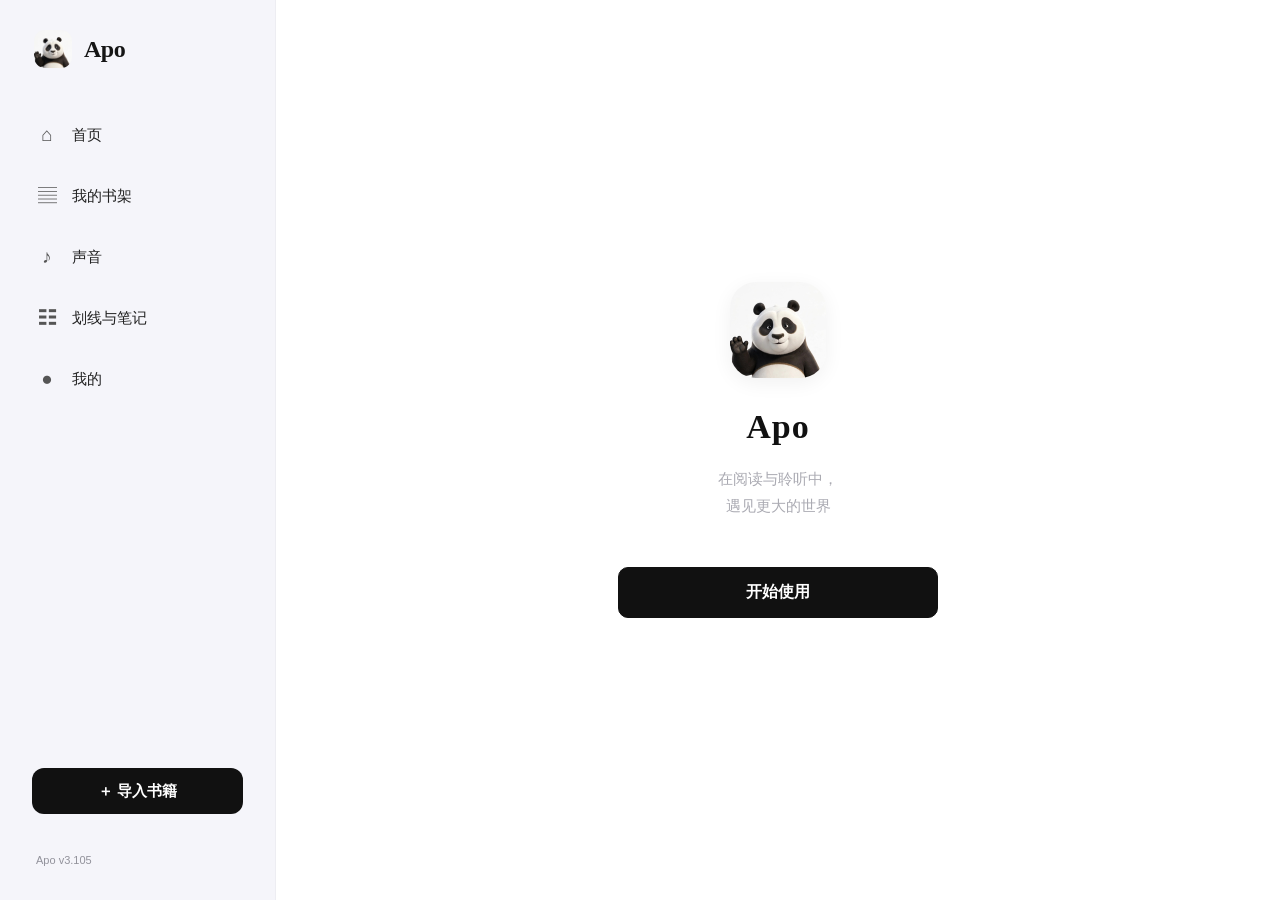
<file: index.html>
<!DOCTYPE html>
<html lang="zh-CN">
<head>
<meta charset="UTF-8">
<meta name="viewport" content="width=device-width, initial-scale=1.0, viewport-fit=cover">
<meta name="theme-color" content="#ffffff">
<meta name="mobile-web-app-capable" content="yes">
<meta name="apple-mobile-web-app-capable" content="yes">
<meta name="apple-mobile-web-app-status-bar-style" content="default">
<link rel="manifest" href="manifest.json">
<link rel="icon" type="image/png" sizes="192x192" href="icon-192.png">
<link rel="apple-touch-icon" href="icon-192.png">
<title>Apo · 把书听成故事</title>
<link rel="stylesheet" href="css/styles.css">
<script>
if ('serviceWorker' in navigator) {
  window.addEventListener('load', () => {
    navigator.serviceWorker.register('./sw.js').then(reg=>{
      // 主动检查更新：加载时 + 切回前台时 + 每 10 分钟
      const check=()=>{ try{ reg.update(); }catch(_){} };
      check();
      setInterval(check, 10*60*1000);
      document.addEventListener('visibilitychange', ()=>{ if(!document.hidden) check(); });
      // 新版本就绪后弹条提示，用户点一下即刷新（不打断阅读）
      reg.addEventListener('updatefound', ()=>{
        const nw=reg.installing;
        if(!nw) return;
        nw.addEventListener('statechange', ()=>{
          if(nw.state==='installed' && navigator.serviceWorker.controller){
            const bar=document.createElement('div');
            bar.id='sw-update-bar';
            bar.innerHTML='<span>Apo 有新版本</span><button>立即更新</button>';
            bar.querySelector('button').onclick=()=>window.location.reload();
            document.body.appendChild(bar);
          }
        });
      });
    }).catch(()=>{});
  });
}
</script>
</head>
<body>
<aside id="sidebar">
  <div class="sb-brand"><img src="icon-192.png" alt="Apo"><span>Apo</span></div>
  <button class="sb-item cur" data-v="home"><span class="ti">⌂</span>首页</button>
  <button class="sb-item" data-v="library"><span class="ti">▤</span>我的书架</button>
  <button class="sb-item" data-v="voice"><span class="ti">♪</span>声音</button>
  <button class="sb-item" data-v="notes"><span class="ti">☷</span>划线与笔记</button>
  <button class="sb-item" data-v="mine"><span class="ti">●</span>我的</button>
  <div class="sb-foot">
    <button class="sb-import" id="sb-add">＋ 导入书籍</button>
    <div class="sb-ver">Apo v3.105</div>
  </div>
</aside>
<div id="app">

  <!-- 启动页 -->
  <main id="view-splash" class="view hidden">
    <div class="splash-logo"><img src="icon-192.png" alt="Apo"></div>
    <h1 class="serif">Apo</h1>
    <p class="slogan">在阅读与聆听中，<br>遇见更大的世界</p>
    <button id="btn-start" class="btn-primary">开始使用</button>
  </main>

  <!-- 首页 -->
  <main id="view-home" class="view hidden">
    <header class="rd-top">
      <div class="rd-logo">Apo</div>
      <div class="rd-top-icons">
        <button class="rd-icbtn" id="btn-home-settings" title="我的" aria-label="我的"><svg width="22" height="22" viewBox="0 0 24 24" fill="none" stroke="#111" stroke-width="2" stroke-linecap="round"><line x1="4" y1="7" x2="20" y2="7"/><circle cx="9" cy="7" r="2.2" fill="#fff"/><line x1="4" y1="17" x2="20" y2="17"/><circle cx="15" cy="17" r="2.2" fill="#fff"/></svg></button>
        <button class="rd-avatar" id="btn-mine" title="我的" style="font-size:12px">忆宁</button>
      </div>
    </header>
    <div class="rd-search" id="home-search" role="button" tabindex="0" aria-label="搜索书籍"><span>✦</span><span class="hs-t">搜书名、作者，或描述你想找的书</span></div>

    <div class="rd-banner" id="banner">
      <button class="rb-x" id="banner-x" aria-label="关闭横幅">✕</button>
      <div class="rb-slides">
        <div class="rb-slide cur" data-s="0">
          <div class="rb-t">连续阅读打卡</div>
          <div class="rb-d" id="banner-sub">今天还没开始读，点下面开始今日阅读。</div>
          <button class="rb-btn" id="banner-btn">去阅读 ›</button>
        </div>
        <div class="rb-slide" data-s="1">
          <div class="rb-t">克隆你的声音</div>
          <div class="rb-d">录 20 秒，做出你的专属音色，用自己的声音听书。</div>
          <button class="rb-btn" id="banner-btn2">去克隆 ›</button>
        </div>
      </div>
      <div class="rb-dots" id="banner-dots"><i class="cur" data-s="0"></i><i data-s="1"></i></div>
      <div class="rb-bg"></div>
    </div>

    <div id="continue-wrap" class="hidden">
      <div class="rd-sec"><h3>继续阅读</h3></div>
      <div class="rd-hscroll" id="cont-list"></div>
    </div>

    <div>
      <div class="rd-sec"><h3>经典必读</h3><button class="more" id="classics-more">›</button></div>
      <div class="rd-hscroll" id="classics-list"></div>
    </div>

    <div class="rd-sec" id="home-stats-link"><h3>阅读统计 <small>›</small></h3></div>
    <div class="rd-stat">
      <div class="rd-ring">
        <svg viewBox="0 0 120 120">
          <circle cx="60" cy="60" r="52" class="rg-bg"/>
          <circle cx="60" cy="60" r="52" class="rg-fg" id="stat-ring-fg"/>
        </svg>
        <div class="rd-ring-c"><div class="lb">今日阅读时长</div><div class="tm" id="stat-time">0:00</div></div>
      </div>
    </div>
    <div class="rd-goal"><span id="stat-streak" style="margin-right:10px;color:#888;font-size:13px">🔥0天</span><button id="stat-goal">目标 <b id="stat-target">30分钟</b> ▾</button></div>

    <div id="home-empty" class="empty hidden">
      <svg class="empty-illus" viewBox="0 0 150 112" aria-hidden="true">
        <circle cx="75" cy="56" r="52" fill="#f7f2e7"/>
        <path d="M48 72 Q61 64 75 70 Q89 64 102 72 L102 46 Q89 38 75 44 Q61 38 48 46 Z" fill="#fffdf8" stroke="#2b2620" stroke-width="2.5" stroke-linejoin="round"/>
        <line x1="75" y1="44" x2="75" y2="70" stroke="#2b2620" stroke-width="2"/>
        <path d="M36 50 q-7 6 0 13" stroke="#c9a86a" stroke-width="2.5" fill="none" stroke-linecap="round"/>
        <path d="M112 50 q8 7 0 13" stroke="#b5493a" stroke-width="2.5" fill="none" stroke-linecap="round"/>
        <path d="M120 44 q12 11 0 25" stroke="#b5493a" stroke-width="2.5" fill="none" stroke-linecap="round" opacity=".5"/>
      </svg><p class="serif">书架还是空的</p>
      <p class="sub">点下方 ＋ 导入 PDF / EPUB / TXT，把书听成故事</p>
    </div>
  </main>

  <!-- 书架 -->
  <main id="view-library" class="view hidden">
    <header class="rd-lib-top">
      <div class="t serif">书架</div>
      <div class="ics">
        <button class="lib-icbtn" id="lib-search" title="搜索书架" aria-label="搜索书架">⌕</button>
        <button class="lib-icbtn" id="lib-sort" title="切换排序" aria-label="切换排序">⇅</button>
        <button class="lib-icbtn" id="lib-menu" title="按类型筛选" aria-label="按类型筛选">⋮</button>
      </div>
    </header>
    <div id="shelf-toolbar" class="hidden">
      <label class="shelf-find" title="只搜索本机书架">
        <span aria-hidden="true">⌕</span><input id="shelf-filter" type="search" placeholder="搜索我的书架">
      </label>
      <select id="shelf-format" aria-label="按文件类型筛选">
        <option value="all">全部文件</option><option value="pdf">PDF</option><option value="epub">EPUB</option><option value="txt">TXT</option><option value="docx">DOCX</option>
      </select>
      <select id="shelf-sort" aria-label="书籍排序">
        <option value="recent">最近阅读</option><option value="added">添加时间</option><option value="title">书名</option>
      </select>
      <span id="shelf-count" class="shelf-count"></span>
    </div>
    <div id="view-shelf">
      <section id="recent-section" class="shelf-section recent-section">
        <div class="shelf-section-head"><h2>最近阅读</h2><span id="recent-count"></span></div>
        <div class="recent-viewport">
          <div id="recent-list" class="recent-list"></div>
          <button id="recent-next" class="recent-next" aria-label="查看更多最近阅读">›</button>
        </div>
      </section>
      <section class="shelf-section">
        <div id="cat-bar" aria-label="书架分类"></div>
        <div id="shelf-has">
          <div id="shelf-list"></div>
          <div id="shelf-no-results" class="empty hidden">没有符合条件的书籍</div>
        </div>
        <div id="shelf-empty" class="empty hidden">
          <div class="empty-icon">▤</div>
          <p class="serif">书架还是空的</p>
          <p class="sub">导入 PDF / EPUB / DOCX / TXT，把书听成故事</p>
          <button id="btn-import-empty" class="btn-primary">＋ 添加第一本书</button>
        </div>
      </section>
    </div>
    <input type="file" id="ocr-input" accept="image/*" hidden>
    <input type="file" id="file-input" accept=".pdf,.epub,.txt,.docx,.md,.html,.htm,.fb2,.azw3,.mobi,.azw" multiple hidden>
  </main>

  <!-- 搜书（正版来源） -->
  <main id="view-search" class="view hidden">
    <div class="s-top">
      <button class="s-back" id="search-back">‹</button>
      <input class="s-input" id="search-q" placeholder="搜书名、作者，或描述你想找的书">
      <button class="s-go" id="btn-search" aria-label="搜索书目">➤</button>
    </div>
    <button id="btn-anna" class="anna-btn">📚 在 Anna's Archive 搜书 <span>↗</span></button>
    <div id="anna-fallback" class="hidden" style="padding:8px 20px 0;font-size:13px;color:#888"></div>
    <div class="aa-mirrors" id="aa-mirrors"><span>镜像：</span><button data-m="https://annas-archive.pk">.pk</button><button data-m="https://annas-archive.gl">.gl</button><button data-m="https://annas-archive.gd">.gd</button><span class="aa-hint">打不开就换一个</span></div>
    <div class="search-note">目录检索会向 Open Library 与 Project Gutenberg 发送关键词。勾选 Gemini 后，描述也会发给 Google Gemini 做检索词扩展。点上方按钮直接在 Anna's Archive 全网搜书。</div>
    <label class="search-ai-toggle"><input id="search-ai" type="checkbox"><span>✦ 用 Gemini 理解我的描述</span></label>
    <div id="search-history" class="search-history"></div>
    <div id="search-results"></div>
  </main>

  <!-- 书籍详情 -->
  <!-- 阅读器 -->
  <main id="view-reader" class="view hidden">
    <header id="reader-bar">
      <div class="reader-leading">
        <button id="btn-back" class="icon-btn" aria-label="返回">‹</button>
      </div>
      <div class="reader-doc">
        <div class="reader-doc-meta"><span id="reader-chapter" class="reader-ch" title="打开目录"></span><span id="reader-count" class="reader-count"></span></div>
      </div>
      <div class="reader-center">
        <button id="btn-ai-typeset" class="ai-typeset-btn" title="AI 排版"><span class="ai-spark">✦</span>AI排版</button>
      </div>
      <div class="reader-actions">
        <button id="btn-reader-pdf" class="icon-btn pdf-btn hidden" title="切到 PDF 原版">P</button>
        <button id="btn-reader-toc" class="icon-btn" title="目录">☰</button>
        <button id="btn-reader-typeset" class="icon-btn" title="排版设置">Aa</button>
        <button id="btn-reader-more" class="icon-btn" title="更多">···</button>
      </div>
    </header>
    <div id="ai-typeset-status" class="hidden"><span class="ai-spin">↻</span><span id="ai-typeset-status-t">AI排版中…</span></div>
    <div id="chapter-drawer" class="drawer hidden">
      <div class="cd-handle" aria-hidden="true"></div>
      <div class="cd-seg" role="tablist">
        <button class="cd-seg-btn" data-tab="search">搜索</button>
        <button class="cd-seg-btn cur" data-tab="toc">目录</button>
        <button class="cd-seg-btn" data-tab="marks">书签</button>
      </div>
      <div class="cd-pane hidden" id="cd-pane-search">
        <div class="cd-search-top">
          <input id="cd-search-q" type="search" placeholder="搜索本书内容" aria-label="搜索本书内容">
          <button id="cd-search-prev" class="btn-ghost sm" title="上一个结果">↑</button>
          <button id="cd-search-next" class="btn-ghost sm" title="下一个结果">↓</button>
        </div>
        <div id="cd-search-count" class="cd-search-count">输入关键词搜索整本书</div>
        <div id="cd-search-results"></div>
      </div>
      <div class="cd-pane" id="cd-pane-toc">
        <div id="chapter-list"></div>
      </div>
      <div class="cd-pane hidden" id="cd-pane-marks">
        <div id="cd-marks-list"></div>
      </div>
    </div>
    <div id="reader-pages"><article id="content"></article></div>
    <div class="reader-turn-controls" aria-label="翻页控制">
      <button id="reader-prev" class="reader-turn" type="button" aria-label="上一页" title="上一页">‹</button>
      <button id="reader-next" class="reader-turn" type="button" aria-label="下一页" title="下一页">›</button>
    </div>
    <div id="sel-tip" class="sel-tip hidden">已选中 <button id="btn-hl" class="btn-ghost sm">划线</button><button id="btn-note" class="btn-ghost sm">笔记</button><button id="btn-tr" class="btn-ghost sm">翻译</button><button id="btn-ai-ask" class="btn-primary sm">AI 讲解</button></div>
    <div id="reader-fabs">
      <button id="ai-fab" title="AI 书伴"><span>Ai</span></button>
      <button id="stop-fab" title="停止朗读">■</button>
    </div>
    <div id="voice-sheet" class="sheet hidden">
      <div class="sheet-head"><span class="serif">音色广场</span> <button id="voice-sheet-close" class="btn-ghost">✕</button></div>
      <div id="vs-tabs" role="tablist">
        <button data-tab="plaza" class="cur">音色广场</button>
        <button data-tab="recent">最近</button>
        <button data-tab="fav">收藏</button>
        <button data-tab="clone">克隆</button>
        <button data-tab="offline">离线</button>
      </div>
      <div id="vs-filters">
        <button data-f="lang">中文 ›</button>
        <button data-f="gender">性别 ›</button>
        <button data-f="texture">音色质感 ›</button>
        <button data-f="scene">场景 ›</button>
      </div>
      <div id="voice-sheet-list"></div>
      <p class="hint" style="padding:0 18px 14px">点头像试听，点名字选用；云端音色按字符计费。</p>
    </div>
    <footer id="reader-player">
      <div class="rp-times">
        <span id="rp-elapsed">00:00:00</span>
        <input type="range" id="rp-seek" min="0" max="1000" value="0" aria-label="播放进度">
        <span id="rp-remaining">-00:00:00</span>
      </div>
      <div class="rp-row">
        <div class="cover sm rp-cover" id="rp-cover" title="打开全屏播放器"></div>
        <div class="rp-controls">
          <button id="rp-back" class="rp-btn" title="快退15秒"><svg viewBox="0 0 24 24" fill="none" stroke="currentColor" stroke-width="2" stroke-linecap="round" stroke-linejoin="round" aria-hidden="true"><polyline points="1 4 1 10 7 10"></polyline><path d="M3.51 15a9 9 0 1 0 2.13-9.36L1 10"></path></svg></button>
          <button id="rp-play" class="rp-play" title="播放/暂停"><svg viewBox="0 0 24 24" fill="currentColor" aria-hidden="true"><path d="M7 2v20l14-10z"/></svg></button>
          <button id="rp-fwd" class="rp-btn" title="快进15秒"><svg viewBox="0 0 24 24" fill="none" stroke="currentColor" stroke-width="2" stroke-linecap="round" stroke-linejoin="round" aria-hidden="true"><polyline points="23 4 23 10 17 10"></polyline><path d="M20.49 15a9 9 0 1 1-2.12-9.36L23 10"></path></svg></button>
        </div>
        <button id="rp-speed" class="rp-speed" title="倍速"><svg viewBox="0 0 24 24" width="16" height="16" fill="none" stroke="currentColor" stroke-width="1.8" stroke-linejoin="round"><path d="M12 2.5l7.5 4.3v8.4L12 19.5l-7.5-4.3V6.8z"/><circle cx="12" cy="11" r="2.6"/></svg><span id="rp-speed-v">1.0x</span></button>
      </div>
    </footer>
  </main>

  <!-- 声音中心 -->
  <main id="view-voice" class="view hidden">
    <header class="topbar"><div class="brand serif">声音</div><span style="width:34px"></span></header>
    <div class="voice-tabs">
      <button class="vt cur" data-t="plaza">广场</button>
      <button class="vt" data-t="cloud">云端</button>
      <button class="vt" data-t="clone">克隆</button>
      <button class="vt" data-t="multi">多角色</button>
    </div>
    <div id="vt-plaza">
      <div class="chips" id="plaza-chips"></div>
      <div id="plaza-note"></div>
      <div id="plaza-list"></div>
      <p class="hint">广场音色为本机高质量系统语音精选，离线可用。最终音质取决于设备自带的语音库（Edge / iOS 的中文语音效果最好）。</p>
    </div>
    <div id="vt-cloud" class="hidden">
      <div class="sec-head" style="margin-top:2px"><h3 class="serif" id="cloud-count">云端</h3>
        <button class="btn-ghost sm" id="btn-cloud-refresh">↻ 刷新</button></div>
      <div id="cloud-list"></div>
      <p class="hint">ElevenLabs 云端音色：每个都是独立训练的嗓音，千奇百怪。试听与朗读按字符计费，免费版每月约可听半小时。你在 ElevenLabs 克隆的音色会自动出现在这里。</p>
    </div>
    <div id="vt-clone" class="hidden">
      <div class="sec-head" style="margin-top:2px"><h3 class="serif" id="clone-count">我的音色</h3>
        <button class="btn-primary sm" id="btn-clone-new">＋ 创建克隆音色</button></div>
      <div id="clone-list"></div>
      <p class="hint">克隆在服务商云端完成：准备一段 20 秒以上的清晰人声（录制 / 上传音频 / 上传视频自动提取），经克隆接口生成专属 voice id。Key 只存本机。</p>
    </div>
    <div id="vt-multi" class="hidden">
      <div id="cast-books"></div>
      <p class="hint">AI 通读全书解析人物角色，为每个角色分配音色，朗读时按说话人自动切换。用到「我的」里的 Gemini Key。</p>
    </div>
  </main>

  <!-- AI书伴 -->
  <main id="view-bookchat" class="view hidden">
    <div class="s-top"><button class="s-back" id="bookchat-back">‹</button><div class="serif" style="font-size:18px">📖 AI书伴</div><div style="width:40px"></div></div>
    <div id="bookchat-sugg" style="padding:4px 20px 8px"></div>
    <div id="bookchat-list" style="padding:8px 0 16px;max-height:55vh;overflow-y:auto"></div>
    <div style="display:flex;gap:8px;padding:0 20px 30px">
      <input class="s-input" id="bookchat-input" placeholder="问这本书…" style="background:#fff">
      <button class="btn-primary" id="bookchat-send">发送</button>
    </div>
  </main>

  <!-- 书签 -->
  <main id="view-bookmarks" class="view hidden">
    <div class="s-top"><button class="s-back" id="bookmarks-back">‹</button><div class="serif" style="font-size:18px">我的书签</div><div style="width:40px"></div></div>
    <div id="bookmarks-list" style="padding:8px 0 40px"></div>
  </main>

  <!-- 阅读统计详情 -->
  <main id="view-stats" class="view hidden">
    <div class="s-top"><button class="s-back" id="stats-back">‹</button><div class="serif" style="font-size:18px">阅读统计</div><div style="width:40px"></div></div>
    <div style="padding:0 20px">
      <div style="display:flex;gap:8px;margin-bottom:12px" id="stats-tabs">
        <button class="chat-sugg" data-p="week">周</button>
        <button class="chat-sugg" data-p="month">月</button>
      </div>
      <div id="stats-chart" style="display:flex;align-items:flex-end;gap:6px;height:160px;padding:12px;background:#fff;border-radius:12px;margin-bottom:12px"></div>
      <div id="stats-summary" style="background:#fff;border-radius:12px;padding:14px 16px"></div>
      <div style="margin-top:12px;background:#fff;border-radius:12px;padding:14px 16px">
        <div class="serif" style="margin-bottom:8px">每日目标（分钟）</div>
        <div style="display:flex;gap:8px" id="stats-goals"></div>
      </div>
    </div>
  </main>

  <!-- 笔记汇总 -->
  <main id="view-notes" class="view hidden">
    <div class="s-top"><button class="s-back" id="notes-back">‹</button><div class="serif" style="font-size:18px">划线与笔记</div><div style="width:40px"></div></div>
    <div id="notes-list" style="padding:8px 0 40px"></div>
  </main>

  <!-- 我的 -->
  <main id="view-mine" class="view hidden">
    <header class="topbar">
      <button id="mine-back" class="icon-btn">‹</button>
      <span style="width:34px"></span>
    </header>
    <div id="view-mine-body" style="padding:6px 18px 150px">
      <div class="mine-head">
        <div class="avatar-btn lg">忆宁</div>
        <div><div class="t serif">余忆宁</div></div>
      </div>
      <div class="menu-card">
        <button class="menu-row" id="mn-notes"><span class="mi"><svg width="22" height="22" viewBox="0 0 24 24" fill="none" stroke="#111" stroke-width="1.8" stroke-linecap="round" stroke-linejoin="round"><path d="M6 3h9l4 4v14H6z"/><path d="M15 3v4h4"/><path d="M9 12h6M9 16h6"/></svg></span><span class="mt">读书笔记</span><i>›</i></button>
        <button class="menu-row" id="mn-voice"><span class="mi"><svg width="22" height="22" viewBox="0 0 24 24" fill="none" stroke="#111" stroke-width="1.8" stroke-linecap="round" stroke-linejoin="round"><path d="M12 3a3 3 0 0 1 3 3v5a3 3 0 0 1-6 0V6a3 3 0 0 1 3-3z"/><path d="M5 11a7 7 0 0 0 14 0"/><path d="M12 18v3"/></svg></span><span class="mt">我的音色</span><i>›</i></button>
        <button class="menu-row" id="mn-badges"><span class="mi"><svg width="22" height="22" viewBox="0 0 24 24" fill="none" stroke="#111" stroke-width="1.8" stroke-linecap="round" stroke-linejoin="round"><circle cx="12" cy="14" r="5"/><path d="M9 9.6 7 3h4l1 3.2L13 3h4l-2 6.6"/><path d="M12 11.8l.7 1.5 1.6.2-1.2 1.1.3 1.6-1.4-.8-1.4.8.3-1.6-1.2-1.1 1.6-.2z"/></svg></span><span class="mt">我的徽章</span><i>›</i></button>
      </div>
      <button class="invite-banner" id="btn-invite">
        <span class="ib-txt"><b>分享 Apo</b><small>一起听书，把好书推给朋友</small></span>
        <span class="ib-gift">🎁</span>
      </button>
      <div class="menu-card">
        <button class="menu-row" id="st-share"><span class="mi"><svg width="22" height="22" viewBox="0 0 24 24" fill="none" stroke="#111" stroke-width="1.8" stroke-linecap="round" stroke-linejoin="round"><rect x="4" y="4" width="16" height="16" rx="3"/><path d="M9 15l6-6"/><path d="M11 9h4v4"/></svg></span><span class="mt">分享 Apo</span><i>›</i></button>
        <button class="menu-row" id="st-bookmarks"><span class="mi"><svg width="22" height="22" viewBox="0 0 24 24" fill="none" stroke="#111" stroke-width="1.8" stroke-linecap="round" stroke-linejoin="round"><path d="M7 3h10v18l-5-4-5 4z"/></svg></span><span class="mt">我的书签</span><i>›</i></button>
        <button class="menu-row" id="st-settings"><span class="mi"><svg width="22" height="22" viewBox="0 0 24 24" fill="none" stroke="#111" stroke-width="1.8" stroke-linecap="round" stroke-linejoin="round"><circle cx="12" cy="12" r="3.2"/><path d="M12 2.8v3M12 18.2v3M2.8 12h3M18.2 12h3M5.5 5.5l2.1 2.1M16.4 16.4l2.1 2.1M18.5 5.5l-2.1 2.1M7.6 16.4l-2.1 2.1"/></svg></span><span class="mt">设置</span><i>›</i></button>
        <button class="menu-row" id="st-about"><span class="mi"><svg width="22" height="22" viewBox="0 0 24 24" fill="none" stroke="#111" stroke-width="1.8" stroke-linecap="round" stroke-linejoin="round"><circle cx="12" cy="12" r="9"/><path d="M9.6 9.2a2.4 2.4 0 1 1 3.3 2.3c-.7.4-.9.9-.9 1.7"/><path d="M12 17h.01"/></svg></span><span class="mt">关于 Apo</span><i>›</i></button>
      </div>

    </div>
  </main>

  <!-- 我的徽章 -->
  <main id="view-badges" class="view hidden">
    <header class="topbar">
      <button id="badges-back" class="icon-btn">‹</button>
      <div class="brand serif">我的徽章</div>
      <span style="width:34px"></span>
    </header>
    <div style="padding:6px 18px 170px">
      <p class="sub" id="badges-summary" style="margin:6px 2px 14px"></p>
      <div id="badges-list"></div>
    </div>
  </main>

  <!-- 迷你播放器 -->
  <div id="mini-player" class="hidden">
    <div id="mp-bar"><i id="mp-fill"></i></div>
    <div class="cover sm" id="mp-cover"></div>
    <div style="flex:1;min-width:0"><div id="mp-title"></div><div id="mp-pos"></div></div>
    <button id="mp-play"><svg viewBox="0 0 24 24" fill="currentColor" aria-hidden="true"><path d="M7 2v20l14-10z"/></svg></button>
  </div>

  <!-- 完整播放器 -->
  <div id="player-full" class="hidden">
    <div class="fp-nav">
      <button id="fp-close" class="icon-btn">‹</button>
      <span class="serif" id="fp-state" style="font-weight:700">正在播放</span>
      <span style="width:34px"></span>
    </div>
    <div class="fp-hero">
      <div class="cover lg" id="fp-cover"></div>
      <h2 id="fp-title" class="serif"></h2>
      <p class="sub" id="fp-sub"></p>
      <div class="fp-progress">
        <input type="range" id="fp-seek" min="0" max="1000" value="0">
        <div class="fp-wave" id="fp-wave"></div>
        <div class="fp-times"><span id="fp-cur"></span><span id="fp-total"></span></div>
      </div>
    </div>
    <div class="fp-controls">
      <button class="fp-skip" id="fp-back15"><b>↺</b>15秒</button>
      <button id="fp-play"><svg viewBox="0 0 24 24" fill="currentColor" aria-hidden="true"><path d="M7 2v20l14-10z"/></svg></button>
      <button class="fp-skip" id="fp-fwd15"><b>↻</b>15秒</button>
    </div>
    <div class="fp-tools">
      <button class="fp-tool" id="fp-speed"><b>⟳</b><span>倍速</span></button>
      <button class="fp-tool" id="fp-timer"><b>◷</b><span>定时</span></button>
      <button class="fp-tool" id="fp-chapters"><b>☰</b><span>章节</span></button>
      <button class="fp-tool" id="fp-voice"><b>🎙</b><span>音色</span></button>
    </div>
  </div>

  <!-- 排版 -->
  <div id="typeset" class="sheet hidden">
    <div class="sheet-head"><span class="serif">排版</span> <button id="btn-type-close" class="btn-ghost">✕</button></div>
    <div class="ts-sec">
      <div class="ts-size-top"><span class="ts-a">A</span><span class="ts-bubble" id="ts-size2-v">24</span><span class="ts-a big">A</span></div>
      <input type="range" id="ts-size2" min="14" max="26" step="1" class="ts-range" aria-label="字号">
    </div>
    <button class="ts-row" id="ts-font-row"><span class="ts-label">字体</span><span class="ts-val" id="ts-font-name">宋体</span><span class="ts-chev">›</span></button>
    <div class="ts-sec">
      <div class="ts-label">行间距</div>
      <div class="ts-pills" id="ts-lh-pills">
        <button data-lh="13">1.3</button><button data-lh="15">1.5</button><button data-lh="18">1.8</button><button data-lh="20">2.0</button><button data-lh="25">2.5</button>
      </div>
    </div>
    <div class="ts-sec">
      <div class="ts-label">颜色</div>
      <div class="ts-swatches" id="ts-ink-sw">
        <button data-ink="#1d1d1f" style="--sw:#1d1d1f" aria-label="墨黑"></button>
        <button data-ink="#4a3f2c" style="--sw:#4a3f2c" aria-label="棕褐"></button>
        <button data-ink="#2e4a2e" style="--sw:#2e4a2e" aria-label="墨绿"></button>
        <button data-ink="#2c3e50" style="--sw:#2c3e50" aria-label="藏青"></button>
        <button data-ink="#5a4a1a" style="--sw:#5a4a1a" aria-label="赭黄"></button>
        <button data-ink="#e8e2f5" style="--sw:#e8e2f5" aria-label="浅紫"></button>
      </div>
    </div>
    <div class="ts-sec">
      <div class="ts-label">背景</div>
      <div class="ts-swatches" id="ts-bg-sw">
        <button data-theme="day" style="--sw:#ffffff" aria-label="白天"></button>
        <button data-theme="sepia" style="--sw:#f6efe0" aria-label="暖纸"></button>
        <button data-theme="yellow" style="--sw:#fff9e6" aria-label="鹅黄"></button>
        <button data-theme="green" style="--sw:#e8f5e9" aria-label="豆绿"></button>
        <button data-theme="blue" style="--sw:#e8f0f8" aria-label="雾蓝"></button>
        <button data-theme="night" style="--sw:#14101d" aria-label="夜间"></button>
      </div>
    </div>
    <div class="ts-sec">
      <div class="ts-label">翻页方式</div>
      <div class="ts-flip-cards" id="ts-flip-pills">
        <button data-flip="curl"><span class="flip-ic">📖</span>仿真翻页</button><button data-flip="slide"><span class="flip-ic">↔</span>左右滑动</button><button data-flip="none"><span class="flip-ic">▢</span>无动画</button>
      </div>
    </div>
    <button class="ts-row" id="ts-more-row"><span class="ts-label">更多设置</span><span class="ts-chev">›</span></button>
    <button class="btn-primary sm" id="btn-reflow" style="margin-top:12px">✦ 智能重排</button>
    <p class="hint" style="padding:6px 0 0">按章节重算分段：段落粘在一起的书会重新分好段，章节结构不变。</p>
  </div>

  <!-- 更多设置（图五） -->
  <div id="more-settings-sheet" class="sheet hidden">
    <div class="sheet-head"><span><button id="ms-back" class="btn-ghost">‹</button> <span class="serif">更多设置</span></span> <button id="btn-ms-close" class="btn-ghost">✕</button></div>
    <div class="ms-sec">排版</div>
    <div class="ms-row"><div><div class="ms-t">两端对齐</div></div><button class="ms-switch on" id="ms-justify" role="switch" aria-checked="true"><span class="ms-knob"></span></button></div>
    <div class="ms-sec">翻页操作</div>
    <div class="ms-row"><div><div class="ms-t">音量键翻页</div><div class="ms-sub">网页版暂不支持</div></div><button class="ms-switch" id="ms-volkey" role="switch" aria-checked="false"><span class="ms-knob"></span></button></div>
    <div class="ms-sec">通用</div>
    <button class="ms-row ms-link" id="ms-display"><div><div class="ms-t">阅读显示</div></div><span class="ms-chev">›</span></button>
    <button class="ms-row ms-link" id="ms-lock"><div><div class="ms-t">锁屏时间</div></div><span class="ms-sub">跟随系统 ›</span></button>
  </div>

  <!-- 播放设置（图七） -->
  <div id="playback-sheet" class="sheet hidden">
    <div class="sheet-head"><span class="serif">播放设置</span> <button id="btn-pb-close" class="btn-ghost">✕</button></div>
    <div class="pb-card">
      <div class="pb-row"><span class="pb-t">⏱ 倍速</span><b id="pb-rate-v">1.0x</b></div>
      <div class="pb-marks"><span>0.5x</span><span>1.0x</span><span>1.5x</span><span>2.0x</span><span>2.5x</span><span>3.0x</span></div>
      <input type="range" id="pb-rate" min="0.5" max="3" step="0.25" value="1" aria-label="倍速">
    </div>
    <div class="pb-card">
      <div class="pb-row"><span class="pb-t">音质选择 💎</span><span class="pb-sub">高清音质暂未解锁</span></div>
      <div class="pb-seg"><button id="pb-q-hi" disabled>高音质 ⓘ</button><button id="pb-q-lo" class="cur">普通音质</button></div>
      <p class="pb-sub" style="margin:8px 2px 0">16K普通音质，流量消耗少</p>
    </div>
    <button class="pb-rowcard" id="pb-sleep"><div><div class="pb-t">定时关闭</div><div class="pb-sub">设置播放时间，到时自动暂停</div></div><span class="ms-chev">›</span></button>
    <div class="pb-rowcard" id="pb-loop"><div><div class="pb-t">循环播放</div><div class="pb-sub">读完从头再读一遍</div></div><button class="ms-switch" id="pb-loop-sw" role="switch" aria-checked="false"><span class="ms-knob"></span></button></div>
    <button class="pb-rowcard" id="pb-amb"><div><div class="pb-t">背景乐</div><div class="pb-sub">与其他音乐APP一起播放</div></div><span class="ms-chev">›</span></button>
    <button class="pb-rowcard" id="pb-disp"><div><div class="pb-t">听书显示设置</div><div class="pb-sub">播放自动跟随、段落高亮等</div></div><span class="ms-chev">›</span></button>
  </div>

  <!-- AI 助手 -->
  <div id="aisheet" class="sheet hidden tall">
    <div class="sheet-head"><span class="serif">✦ AI 助手</span> <button id="btn-ai-close" class="btn-ghost">✕</button></div>
    <div class="ai-tabs">
      <button class="ai-tab cur" data-m="explain">讲解</button>
      <button class="ai-tab" data-m="feynman">费曼模式</button>
      <button class="ai-tab" data-m="analogy">类比·动态</button>
    </div>
    <textarea id="ai-input" rows="3" placeholder="粘贴或选中正文文字…"></textarea>
    <div class="ai-actions">
      <button id="btn-ai-mic" class="btn-ghost sm" title="语音输入">🎤 语音输入</button>
      <button id="btn-ai-go" class="btn-primary sm">开始</button>
    </div>
    <div id="ai-out"></div>
    <div class="ai-foot hidden" id="ai-foot">
      <button id="btn-ai-speak" class="btn-ghost">🔊 朗读讲解</button>
      <button id="btn-ai-story" class="btn-ghost hidden">▶ 播放分镜</button>
    </div>
  </div>

  <!-- 阅读器 ··· 书菜单（v3.86：按 Readify 式重做） -->
  <div id="reader-book-menu" class="sheet hidden">
    <div class="rbm-head">
      <div class="cover rbm-cover" id="rbm-cover"></div>
      <div class="rbm-info">
        <div class="rbm-title" id="rbm-title"></div>
        <div class="rbm-sub" id="rbm-sub"></div>
      </div>
    </div>
    <div class="rbm-list">
      <button class="rbm-row" id="rbm-search"><span class="rbm-ic">⌕</span><span class="rbm-t">搜索</span><span class="rbm-chev">›</span></button>
      <button class="rbm-row" id="rbm-bookmark"><span class="rbm-ic">♧</span><span class="rbm-t">添加书签</span><span class="rbm-chev">›</span></button>
      <button class="rbm-row" id="rbm-notes"><span class="rbm-ic">▤</span><span class="rbm-t">笔记</span><span class="rbm-n" id="rbm-notes-n">0</span><span class="rbm-chev">›</span></button>
      <div class="rbm-row rbm-toggle-row"><span class="rbm-ic">✦</span><span class="rbm-t">情感增强 <em class="rbm-beta">BETA</em></span><button class="rbm-switch" id="rbm-emotion" role="switch" aria-checked="false" aria-label="情感增强"><span class="rbm-knob"></span></button></div>
      <button class="rbm-row" id="rbm-tr"><span class="rbm-ic">🌐</span><span class="rbm-t">双语对照</span><span class="rbm-chev">›</span></button>
      <button class="rbm-row" id="rbm-trbook"><span class="rbm-ic">📖</span><span class="rbm-t">整书翻译</span><span class="rbm-chev">›</span></button>
      <button class="rbm-row" id="rbm-cast"><span class="rbm-ic">🎭</span><span class="rbm-t">多角色配音</span><span class="rbm-chev">›</span></button>
      <button class="rbm-row" id="rbm-typeset"><span class="rbm-ic">✨</span><span class="rbm-t">AI 排版</span><span class="rbm-chev">›</span></button>
      <button class="rbm-row hidden" id="rbm-restore"><span class="rbm-ic">↩</span><span class="rbm-t">还原排版</span><span class="rbm-chev">›</span></button>
      <button class="rbm-row" id="rbm-rename"><span class="rbm-ic">✎</span><span class="rbm-t">重命名</span><span class="rbm-chev">›</span></button>
      <button class="rbm-row rbm-danger" id="rbm-del"><span class="rbm-ic">🗑</span><span class="rbm-t">删除</span></button>
    </div>
    <p class="hint rbm-hint">情感增强：云端音色用更富表现力的语调朗读；系统语音按句末语气微调音调与语速。</p>
  </div>

  <!-- PDF 原版视图（v3.86：顶栏“切到PDF”打开，按原文件页渲染） -->
  <div id="pdf-view" class="hidden">
    <header class="pdf-bar">
      <button id="pdf-back" class="icon-btn" aria-label="切回文本">‹</button>
      <span id="pdf-title" class="pdf-title"></span>
      <button id="pdf-to-text" class="btn-ghost sm">切回文本</button>
    </header>
    <div class="pdf-stage"><canvas id="pdf-canvas"></canvas></div>
    <footer class="pdf-foot">
      <button id="pdf-prev" class="icon-btn" aria-label="上一页">‹</button>
      <span id="pdf-page-label">第 1 页 / 共 1 页</span>
      <button id="pdf-next" class="icon-btn" aria-label="下一页">›</button>
    </footer>
  </div>

  <!-- 设置（v3.84：从我的页挪出来，我的页只留参考图四块） -->
  <div id="settings-sheet" class="sheet hidden">
    <div class="sheet-head"><span class="serif">设置</span> <button id="btn-settings-close" class="btn-ghost">✕</button></div>
      <div class="set-group">
        <div class="sec">朗读引擎</div>
        <label><span class="k">引擎</span><select id="sel-engine"><option value="system">系统语音（免费/离线）</option><option value="elevenlabs">ElevenLabs 云端（百变音色）</option><option value="custom">自定义 TTS API（含克隆音色）</option></select></label>
        <div id="engine-custom">
          <label><span class="k">API 地址</span><input id="tts-endpoint" class="txt" placeholder="https://api.xxx.com/v1/text-to-speech"></label>
          <label><span class="k">API Key</span><input id="tts-key" type="password" class="txt" placeholder="只存本机"></label>
          <label><span class="k">Voice ID</span><input id="tts-voice" class="txt" placeholder="克隆/预置音色的 ID"></label>
          <p class="hint">按 {text} 发送 POST JSON，返回音频流。音色克隆在你自己的服务商侧完成（如 ElevenLabs / MiniMax），本应用只负责调用。</p>
        </div>
        <label><span class="k">音色</span><select id="sel-voice"></select></label>
        <label><span class="k">语速</span><input type="range" id="rng-rate" min="50" max="400" value="100"><span id="rate-val">1.0x</span></label>
        <label><input type="checkbox" id="chk-dialog"><span class="k">对白音色</span><select id="sel-voice2"></select></label>
      </div>
      <div class="set-group">
        <div class="sec">背景音</div>
        <label><span class="k">背景音</span><select id="sel-amb"><option value="">关闭</option><option value="rain">雨声</option><option value="cafe">咖啡馆</option><option value="white">白噪音</option><option value="forest">森林夜晚</option></select></label>
        <label><span class="k">音量</span><input type="range" id="rng-amb" min="0" max="100" value="30"></label>
      </div>
      <div class="set-group">
        <div class="sec">排版</div>
        <label><span class="k">字号</span><input type="range" id="ts-size" min="14" max="26" value="18"><span id="ts-size-v">18</span></label>
        <label><span class="k">字体</span><select id="ts-font"><option value="serif">衬线（宋体）</option><option value="sans">无衬线（黑体）</option></select></label>
        <label><span class="k">行高</span><input type="range" id="ts-lh" min="16" max="28" value="18"><span id="ts-lh-v">1.8</span></label>
        <label><span class="k">翻页效果</span><select id="ts-flip"><option value="curl">3D 卷页 · 推荐</option><option value="slide">丝滑滑动</option><option value="none">无动画</option></select></label>
        <label><span class="k">主题</span><select id="ts-theme"><option value="day">白天</option><option value="sepia">暖纸</option><option value="yellow">鹅黄</option><option value="green">豆绿</option><option value="blue">雾蓝</option><option value="pink">樱粉</option><option value="gray">浅灰</option><option value="ink">墨黑</option><option value="darkblue">深蓝</option><option value="night">夜间</option></select></label>
      </div>
      <div class="set-group" id="engine-eleven">
        <div class="sec">ElevenLabs 云端语音</div>
        <label><span class="k">API Key</span><input id="eleven-key" type="password" class="txt" placeholder="elevenlabs.io 获取，只存本机"></label>
        <p class="hint">免费版每月 1 万字符（约半小时中文朗读），超出后需付费。Key 只存本机。云端音色去「声音 → 云端」试听选用；你在 ElevenLabs 克隆的音色会自动出现在云端列表里。</p>
        <div style="margin-top:8px;display:flex;gap:8px;align-items:center;flex-wrap:wrap">
          <button class="btn-ghost sm" id="btn-eleven-test">测试连接</button>
          <span class="sub" id="eleven-test-out"></span>
        </div>
      </div>
      <div class="set-group">
        <div class="sec">声音克隆服务</div>
        <label><span class="k">服务商</span><select id="sel-clone-provider">
          <option value="elevenlabs">ElevenLabs</option>
          <option value="custom">自定义接口</option>
        </select></label>
        <label><span class="k">API Key</span><input id="clone-key" type="password" class="txt" placeholder="只存本机"></label>
        <div id="clone-custom" class="hidden">
          <label><span class="k">克隆接口</span><input id="clone-ep" class="txt" placeholder="https://…/v1/voice_clone"></label>
          <label><span class="k">名称字段</span><input id="clone-field-name" class="txt" value="name"></label>
          <label><span class="k">文件字段</span><input id="clone-field-file" class="txt" value="file"></label>
          <label><span class="k">ID 路径</span><input id="clone-id-path" class="txt" value="voice_id"></label>
        </div>
        <p class="hint">ElevenLabs：POST /v1/voices/add（multipart：name + files），Key 为 xi-api-key。自定义：按服务商文档填接口与字段，返回 JSON 中 voice id 的路径（如 data.voice_id）。克隆出的音色走「自定义 TTS API」引擎朗读。</p>
      </div>
      <div class="set-group">
        <div class="sec">导入</div>
        <div style="display:flex;gap:8px;align-items:center;flex-wrap:wrap">
          <button class="btn-ghost sm" id="btn-auto-import">选择下载文件夹并自动导入</button>
          <span class="sub" id="auto-import-state"></span>
        </div>
        <p class="hint">桌面版 Chrome/Edge 可选一个文件夹，以后下载进这个文件夹的新书会自动上架。手机浏览器不支持文件夹监听，可用导入页手动导入。</p>
        <label><span class="k">OCR Key</span><input id="ocr-key" type="password" class="txt" placeholder="ocr.space 免费 Key，不填用公共演示 Key"></label>
        <p class="hint">拍照识字走 ocr.space 免费接口；不填 Key 时用公共演示 Key（有次数限制），想多用去 ocr.space 免费注册一个填进来，只存本机。</p>
      </div>
      <div class="set-group">
        <div class="sec">Gemini 辅助阅读</div>
        <label><span class="k">API Key</span><input id="gemini-key" type="password" class="txt" placeholder="Google AI Studio 获取，只存本机"></label>
        <label><span class="k">模型</span><input id="gemini-model" class="txt" value="gemini-3.8-flash"></label>
        <label><input type="checkbox" id="chk-wakelock" checked><span class="k">屏幕常亮</span><span class="sub">播放时保持</span></label>
        <p class="hint">书籍、进度、Key 只存本机，不上传。阅读时选中正文文字点"AI 讲解"，或点播放条上的 ✦。</p>
      </div>
  </div>

  <!-- 导入底部弹窗 -->
  <div id="import-sheet" class="sheet bottom hidden">
    <div class="grab"></div>
    <div class="sheet-title serif">导入</div>
    <p class="sheet-sub">支持txt/pdf/epub/docx/fb2/md</p>
    <button class="imp-opt" id="imp-aisearch"><span class="io-ic">🔍</span><span class="io-t">AI 搜书 <span class="sub">Anna's Archive 全网搜书</span></span><i>›</i></button>
    <button class="imp-opt" id="imp-file"><span class="io-ic">📁</span><span class="io-t">从文件导入</span><i>›</i></button>
    <button class="imp-opt" id="imp-url"><span class="io-ic">🌐</span><span class="io-t">从网页导入</span><i>›</i></button>
    <button class="imp-opt" id="imp-text"><span class="io-ic">📝</span><span class="io-t">输入或粘贴文本</span><i>›</i></button>
    <button class="imp-opt" id="imp-ocr"><span class="io-ic">📷</span><span class="io-t">拍照识字导入</span><i>›</i></button>
  </div>

  <!-- 网页导入 -->
  <div id="url-sheet" class="sheet bottom hidden">
    <div class="grab"></div>
    <div class="sheet-title serif">从网页导入</div>
    <p class="sheet-sub">粘贴文章/小说目录链接，自动抓取正文；小说站可批量导入章节</p>
    <input id="url-input" class="txt big" placeholder="https://…" inputmode="url">
    <button id="btn-url-do" class="btn-primary" style="width:100%;margin-top:12px">抓取并导入</button>
  </div>

  <!-- AI 排版 -->
  <div id="typeset-sheet" class="sheet bottom hidden">
    <div class="grab"></div>
    <div class="sheet-title serif">AI 排版</div>
    <p class="sheet-sub">专业校正与排版：先备份原文，可一键还原</p>
    <label class="ts-opt"><input type="checkbox" id="ts-opt-local" checked><span><b>智能排版</b><i>本地完成，免费秒排：合并断行、压缩空行、标点规范、引号配对、盘古空格</i></span></label>
    <label class="ts-opt"><input type="checkbox" id="ts-opt-ai"><span><b>AI 校对</b><i id="ts-ai-hint">将调用 Gemini 逐章校对错别字与语病</i></span></label>
    <div id="ts-progress" class="hidden" style="margin-top:14px">
      <div class="ts-bar"><div id="ts-bar-fill"></div></div>
      <p id="ts-step" class="sheet-sub" style="margin-top:8px">准备中…</p>
    </div>
    <div id="ts-actions" style="margin-top:14px">
      <button id="ts-do" class="btn-primary" style="width:100%">开始排版</button>
      <button id="ts-restore" class="btn-ghost" style="width:100%;margin-top:8px;display:none">↩ 还原排版前的原文</button>
    </div>
    <button id="ts-cancel" class="btn-ghost hidden" style="width:100%;margin-top:14px">取消</button>
  </div>

  <!-- 粘贴文本导入 -->
  <div id="text-sheet" class="sheet bottom tall hidden">
    <div class="grab"></div>
    <div class="sheet-title serif">粘贴文本</div>
    <input id="text-title" class="txt big" placeholder="书名（可选，默认取首行）" style="margin-bottom:10px">
    <textarea id="text-input" rows="8" class="txt big" placeholder="把文章正文粘贴到这里…"></textarea>
    <button id="btn-text-do" class="btn-primary" style="width:100%;margin-top:12px">导入这本书</button>
  </div>

  <!-- 克隆音色流程 -->
  <div id="clone-sheet" class="sheet tall hidden">
    <div class="sheet-head"><span class="serif">创建克隆音色</span> <button id="btn-clone-close" class="btn-ghost">✕</button></div>
    <div id="clone-step1">
      <div class="sec">第一步：准备参考音频（20 秒以上清晰人声）</div>
      <button class="imp-opt" id="btn-rec"><span class="io-ic">🎤</span><span class="io-t">开始录制</span><i>›</i></button>
      <button class="imp-opt" id="btn-clone-pick-audio"><span class="io-ic">🎵</span><span class="io-t">上传音频 <span class="sub">MP3 / M4A / WAV</span></span><i>›</i></button>
      <button class="imp-opt" id="btn-clone-pick-video"><span class="io-ic">🎬</span><span class="io-t">上传视频 <span class="sub">MP4，自动提取前 60 秒音频</span></span><i>›</i></button>
      <input type="file" id="clone-file-audio" accept="audio/*,.mp3,.m4a,.wav,.aac,.opus,.ogg" hidden>
      <input type="file" id="clone-file-video" accept="video/*,.mp4,.mov,.webm" hidden>
    </div>
    <div id="clone-step2" class="hidden">
      <div class="sec">第二步：试听确认，开始克隆</div>
      <p class="sub" id="clone-src-name" style="margin:0 0 8px"></p>
      <audio id="clone-file-url" controls style="width:100%"></audio>
      <label style="margin-top:12px"><span class="k">音色名字</span><input id="clone-name" class="txt" placeholder="如：我的声音"></label>
      <p class="hint" id="clone-provider-note" style="padding:8px 0"></p>
      <label class="clone-consent"><input id="clone-consent" type="checkbox"><span>我确认已获得录音中说话人的授权，并同意将这段音频发送给上方选择的语音服务商创建音色。</span></label>
      <button class="btn-primary" id="btn-clone-do" style="width:100%">开始克隆</button>
      <button class="btn-ghost" id="btn-clone-back" style="width:100%;margin-top:10px">‹ 返回重选</button>
    </div>
  </div>

  <!-- AI 多角色配音 -->
  <div id="cast-sheet" class="sheet tall hidden">
    <div class="sheet-head"><span class="serif">🎭 多角色配音</span> <button id="btn-cast-close" class="btn-ghost">✕</button></div>
    <div id="cast-body"></div>
  </div>

  <div id="about-sheet" class="sheet bottom hidden">
    <div class="grab"></div>
    <div class="sheet-title serif">关于 Apo</div>
    <p class="sheet-sub">Apo · 本地听书</p>
    <p style="font-size:14px;line-height:1.9;color:#333;margin:0 0 10px">把 PDF / EPUB / TXT 变成有声书：系统语音免费离线朗读，ElevenLabs 云端音色与自定义克隆音色可选，AI 多角色配音、划线笔记、整书翻译都在本机完成。</p>
    <p style="font-size:13px;line-height:1.8;color:#888;margin:0">书籍、进度、音色与 Key 只存本机，不上传。版本 <span id="about-ver"></span></p>
    <button class="btn-primary" id="btn-about-close" style="width:100%;margin-top:14px">知道了</button>
  </div>

  <div id="book-menu" class="sheet bottom hidden">
    <div class="grab"></div>
    <div class="sheet-title serif" id="bm-title"></div>
    <p class="sheet-sub" id="bm-sub"></p>
    <button class="imp-opt" id="bm-open">📖 <span class="io-t">打开</span><i>›</i></button>
    <button class="imp-opt hidden" id="bm-dl">⏬ <span class="io-t">下载原文件</span><i>›</i></button>
    <button class="imp-opt" id="bm-cat">📁 <span class="io-t">移动到分类</span><i>›</i></button>
    <button class="imp-opt" id="bm-del">🗑 <span class="io-t">删除此书</span><i>›</i></button>
  </div>

  <div id="scrim" class="scrim hidden"></div>

  <!-- 底部导航 -->
  <nav id="tabbar" aria-label="主导航">
    <button class="tab cur" data-v="home"><span class="ti">⌂</span>首页</button>
    <button class="tab-plus" id="tab-plus" aria-label="导入书籍">＋</button>
    <button class="tab" data-v="library"><span class="ti">▤</span>书架</button>
  </nav>

  <div id="toast" class="toast hidden"></div>
  <div id="loading" class="loading hidden"><div class="spin"></div><p id="loading-text">解析中…</p></div>
</div>

<script src="lib/jszip.min.js"></script>
<script src="lib/mammoth.min.js"></script>
<script src="lib/pdf.min.js"></script>
<script>if (window.pdfjsLib) { pdfjsLib.GlobalWorkerOptions.workerSrc = 'lib/pdf.worker.min.js'; }</script>
<script src="js/util.js"></script>
<script src="js/ambience.js"></script>
<script src="js/ai.js"></script>
<script src="js/voice.js"></script>
<script src="js/paginate.js"></script>
<script src="js/azw3.js"></script>
<script src="js/flip.js"></script>
<script src="js/app.js"></script>
<script src="js/typeset.js"></script>
</body>
</html>
</file>
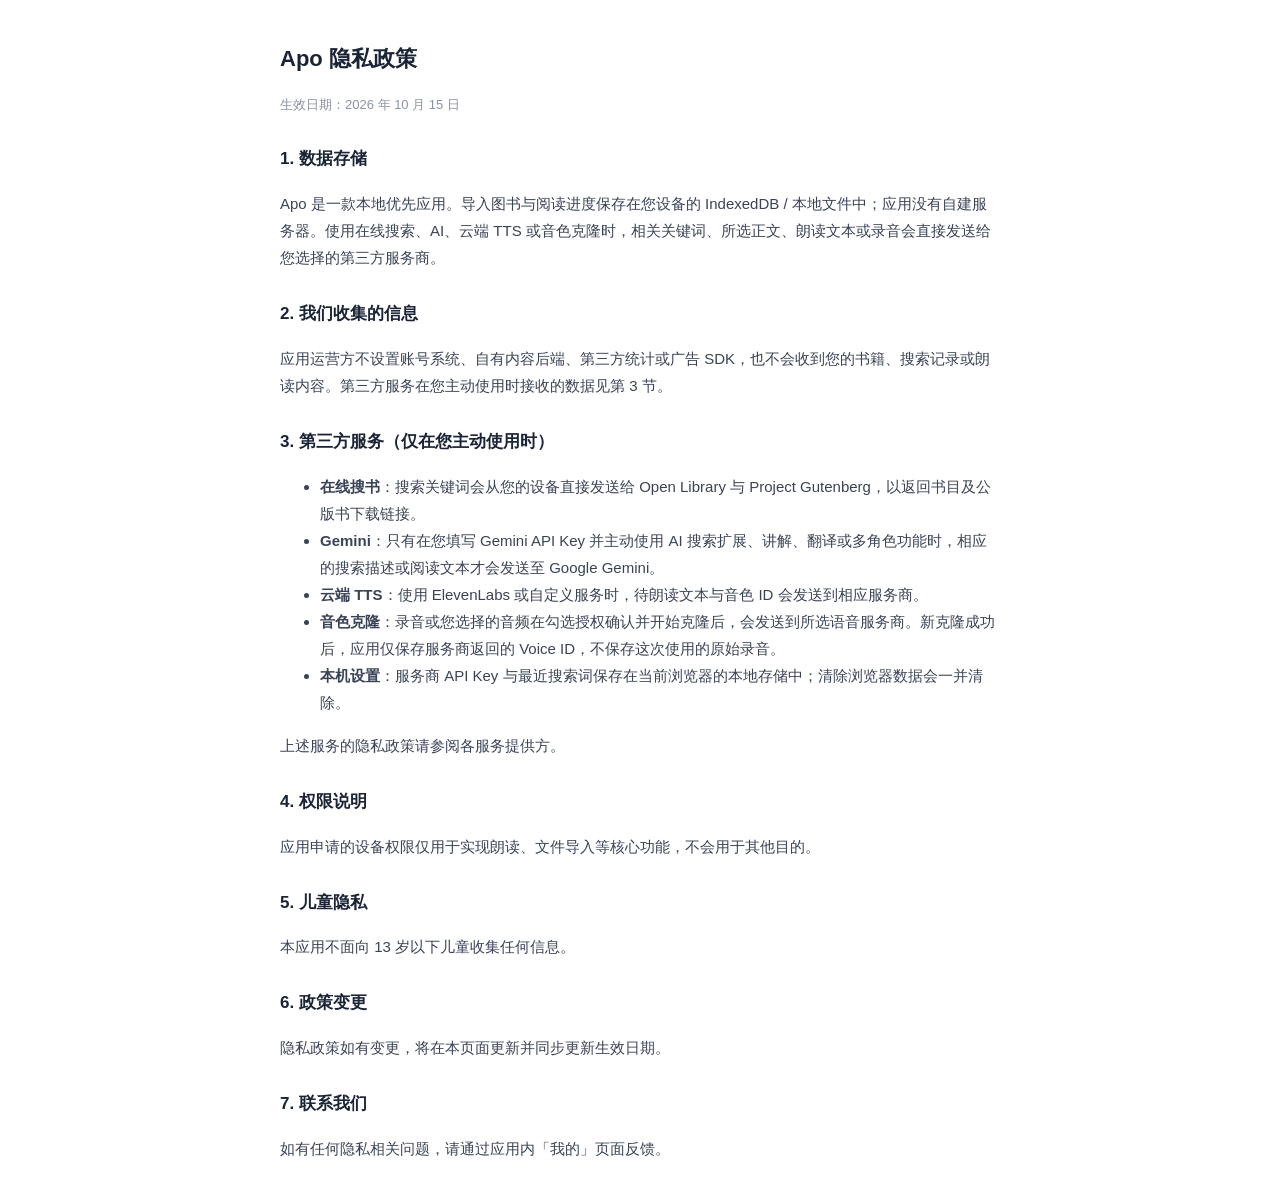
<file: privacy.html>
<!DOCTYPE html>
<html lang="zh-CN">
<head>
<meta charset="UTF-8">
<meta name="viewport" content="width=device-width, initial-scale=1.0">
<title>Apo 隐私政策</title>
<style>
body{font-family:-apple-system,"PingFang SC","Microsoft YaHei",sans-serif;max-width:720px;margin:0 auto;padding:24px 20px;color:#1b2436;line-height:1.8}
h1{font-size:22px}h2{font-size:17px;margin-top:28px}
p,li{font-size:15px;color:#3a4356}
.date{color:#8a93a6;font-size:13px}
</style>
</head>
<body>
<h1>Apo 隐私政策</h1>
<p class="date">生效日期：2026 年 10 月 15 日</p>

<h2>1. 数据存储</h2>
<p>Apo 是一款本地优先应用。导入图书与阅读进度保存在您设备的 IndexedDB / 本地文件中；应用没有自建服务器。使用在线搜索、AI、云端 TTS 或音色克隆时，相关关键词、所选正文、朗读文本或录音会直接发送给您选择的第三方服务商。</p>

<h2>2. 我们收集的信息</h2>
<p>应用运营方不设置账号系统、自有内容后端、第三方统计或广告 SDK，也不会收到您的书籍、搜索记录或朗读内容。第三方服务在您主动使用时接收的数据见第 3 节。</p>

<h2>3. 第三方服务（仅在您主动使用时）</h2>
<ul>
<li><strong>在线搜书</strong>：搜索关键词会从您的设备直接发送给 Open Library 与 Project Gutenberg，以返回书目及公版书下载链接。</li>
<li><strong>Gemini</strong>：只有在您填写 Gemini API Key 并主动使用 AI 搜索扩展、讲解、翻译或多角色功能时，相应的搜索描述或阅读文本才会发送至 Google Gemini。</li>
<li><strong>云端 TTS</strong>：使用 ElevenLabs 或自定义服务时，待朗读文本与音色 ID 会发送到相应服务商。</li>
<li><strong>音色克隆</strong>：录音或您选择的音频在勾选授权确认并开始克隆后，会发送到所选语音服务商。新克隆成功后，应用仅保存服务商返回的 Voice ID，不保存这次使用的原始录音。</li>
<li><strong>本机设置</strong>：服务商 API Key 与最近搜索词保存在当前浏览器的本地存储中；清除浏览器数据会一并清除。</li>
</ul>
<p>上述服务的隐私政策请参阅各服务提供方。</p>

<h2>4. 权限说明</h2>
<p>应用申请的设备权限仅用于实现朗读、文件导入等核心功能，不会用于其他目的。</p>

<h2>5. 儿童隐私</h2>
<p>本应用不面向 13 岁以下儿童收集任何信息。</p>

<h2>6. 政策变更</h2>
<p>隐私政策如有变更，将在本页面更新并同步更新生效日期。</p>

<h2>7. 联系我们</h2>
<p>如有任何隐私相关问题，请通过应用内「我的」页面反馈。</p>
</body>
</html>
</file>
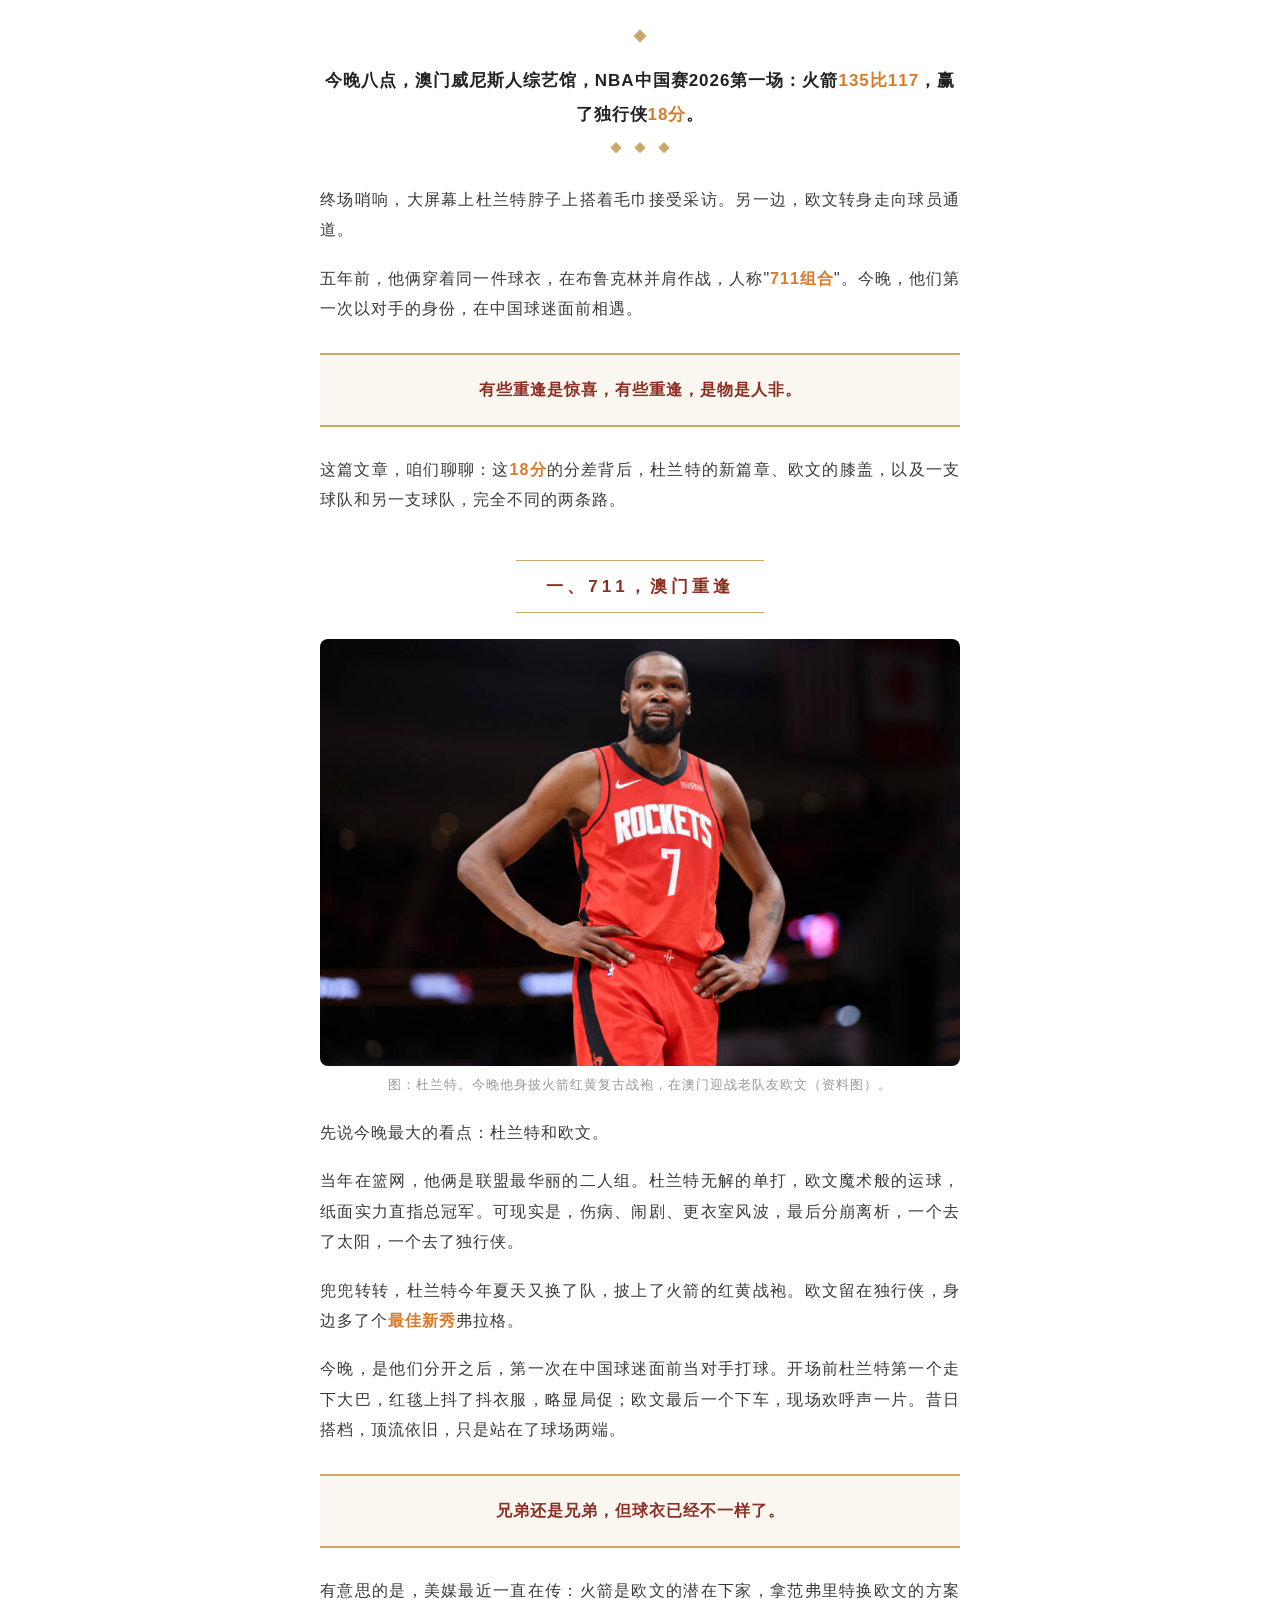
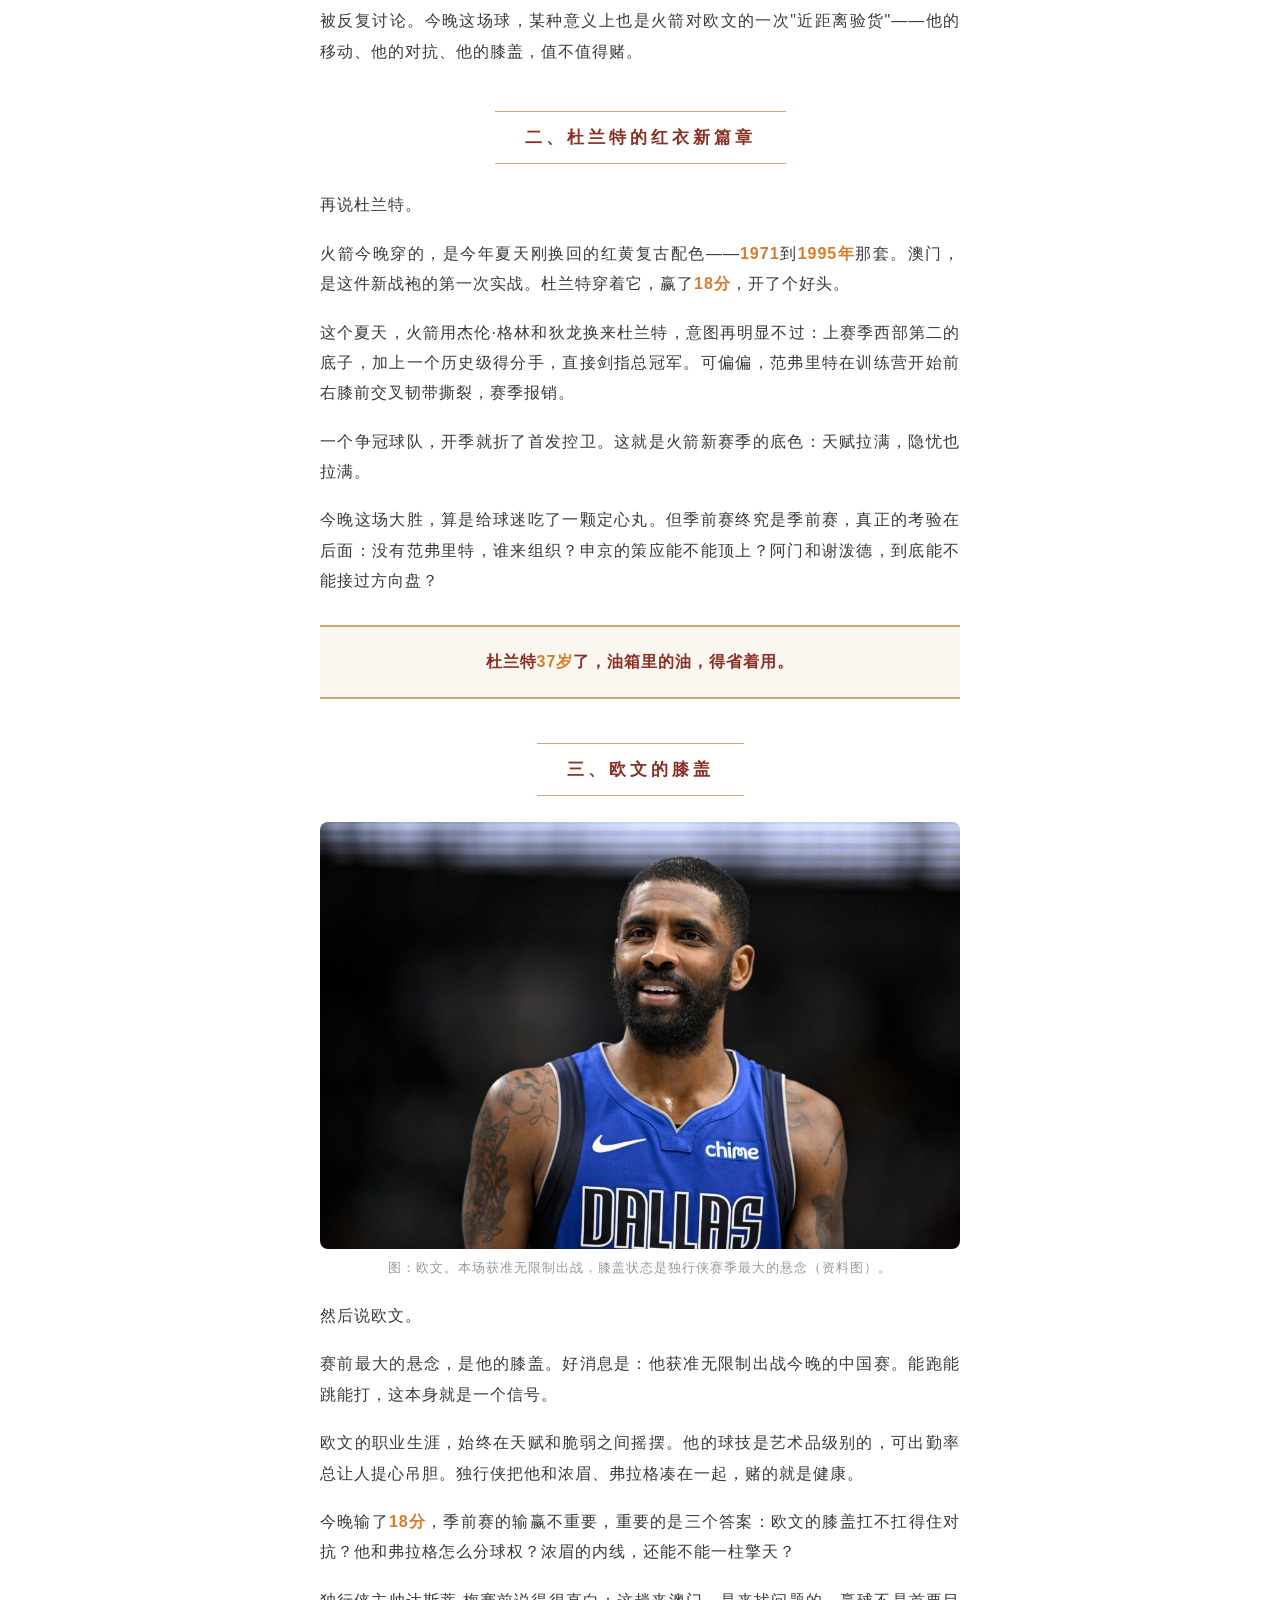
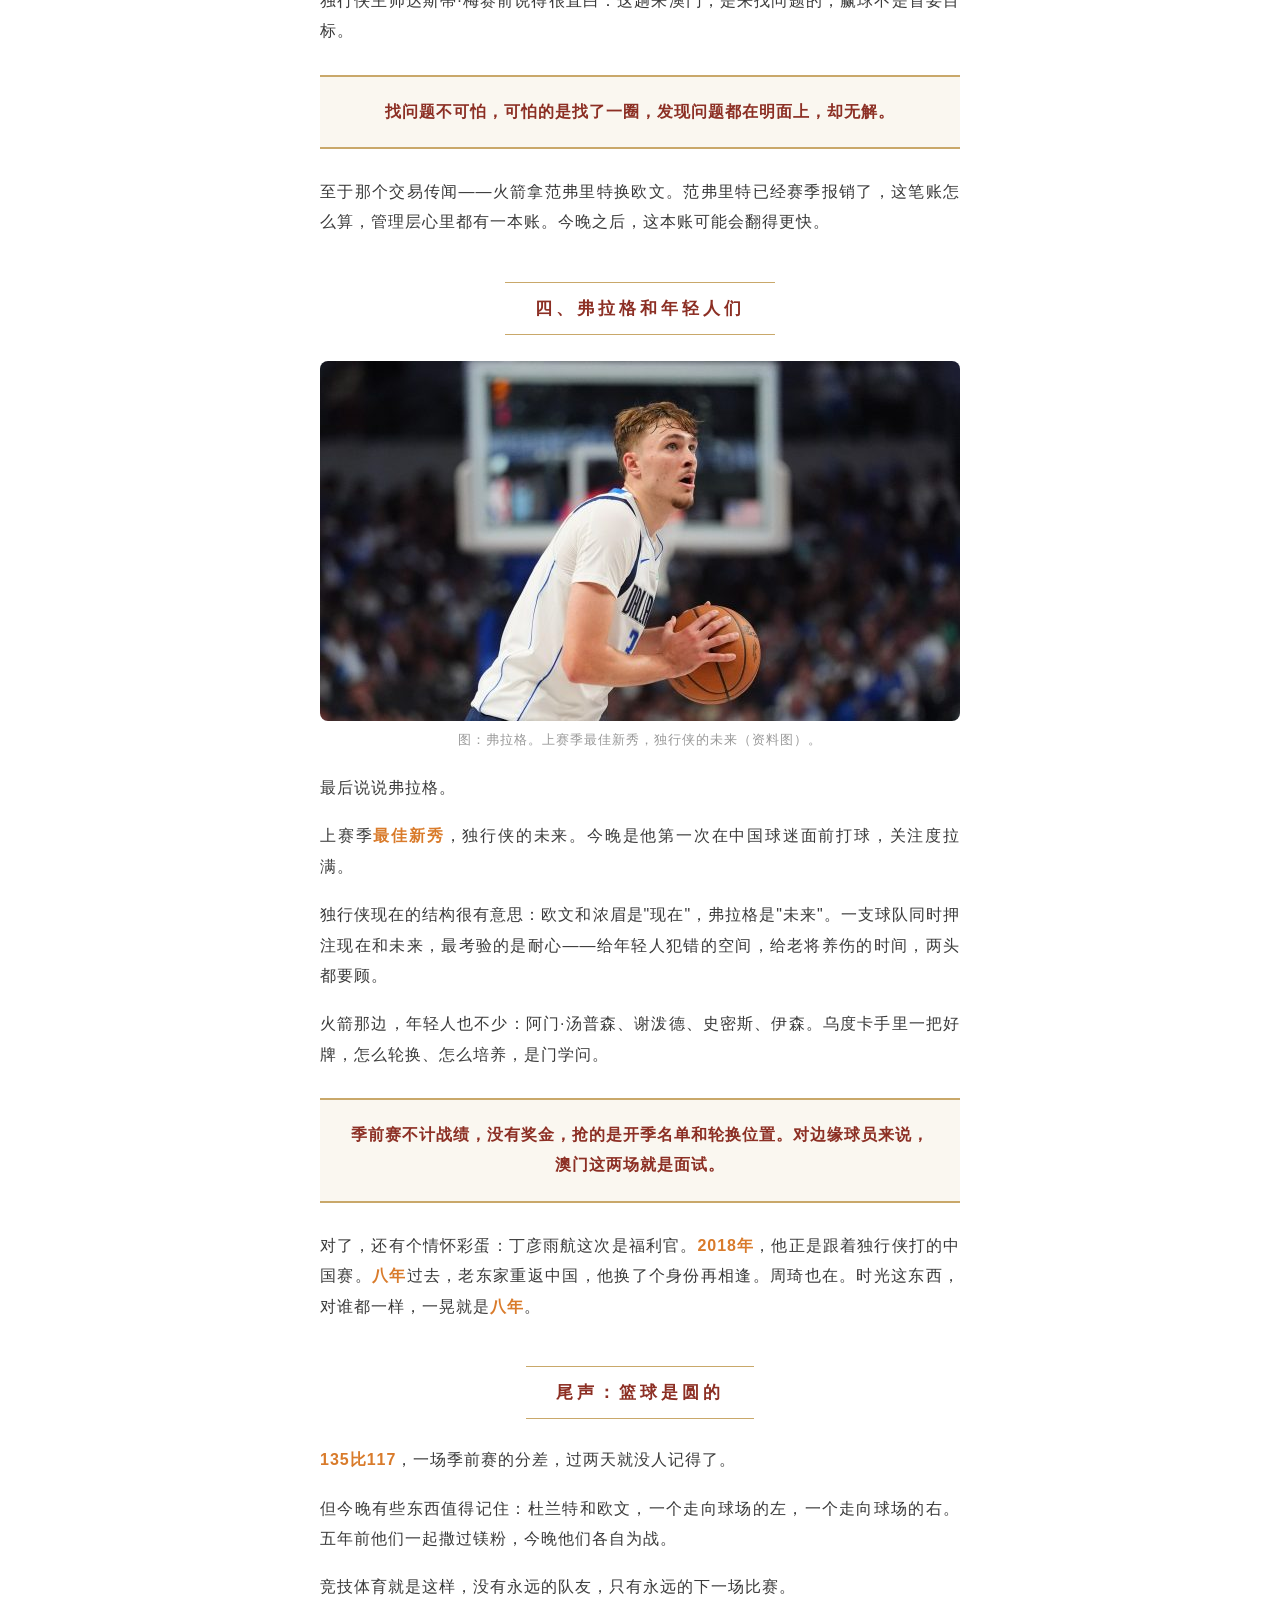
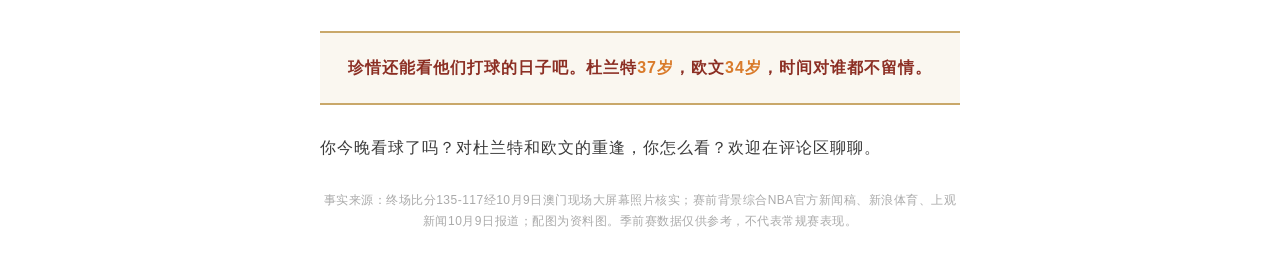
<file: rockets-mavs-2026-10-09.html>
<!DOCTYPE html><html lang="zh-CN"><head><meta charset="utf-8"><meta name="viewport" content="width=device-width, initial-scale=1"><title>澳门135-117，杜兰特赢了欧文：兄弟重逢，物是人非</title></head>
<body style="font-family:-apple-system,'PingFang SC','Microsoft YaHei',sans-serif; max-width:640px; margin:0 auto; padding:22px 18px; background:#ffffff;">
<p style="text-align:center; margin:6px 0 18px; padding:0; color:#c9a86a; font-size:14px; letter-spacing:10px; text-indent:10px;">◆</p>
<p style="text-align:center; font-size:17px; color:#222; font-weight:600; line-height:2; margin:0 0 8px; padding:0; letter-spacing:1px;">今晚八点，澳门威尼斯人综艺馆，NBA中国赛2026第一场：火箭<span style="color:#d97b2b; font-weight:700;">135比117</span>，赢了独行侠<span style="color:#d97b2b; font-weight:700;">18分</span>。</p>
<p style="text-align:center; margin:6px 0 28px; padding:0; color:#c9a86a; font-size:12px; letter-spacing:12px; text-indent:12px;">◆◆◆</p>
<p style="font-size:16px; color:#3a3a3a; line-height:1.9; letter-spacing:1px; text-align:justify; margin:0 0 18px; padding:0;">终场哨响，大屏幕上杜兰特脖子上搭着毛巾接受采访。另一边，欧文转身走向球员通道。</p>
<p style="font-size:16px; color:#3a3a3a; line-height:1.9; letter-spacing:1px; text-align:justify; margin:0 0 18px; padding:0;">五年前，他俩穿着同一件球衣，在布鲁克林并肩作战，人称"<span style="color:#d97b2b; font-weight:700;">711组合</span>"。今晚，他们第一次以对手的身份，在中国球迷面前相遇。</p>
<p style="margin:28px 0; padding:20px 26px; text-align:center; background:#faf7f0; border-top:2px solid #c9a86a; border-bottom:2px solid #c9a86a;"><span style="font-size:16px; color:#8c2f24; font-weight:700; line-height:1.9; letter-spacing:1px;">有些重逢是惊喜，有些重逢，是物是人非。</span></p>
<p style="font-size:16px; color:#3a3a3a; line-height:1.9; letter-spacing:1px; text-align:justify; margin:0 0 18px; padding:0;">这篇文章，咱们聊聊：这<span style="color:#d97b2b; font-weight:700;">18分</span>的分差背后，杜兰特的新篇章、欧文的膝盖，以及一支球队和另一支球队，完全不同的两条路。</p>
<p style="text-align:center; margin:44px 0 26px; padding:0; line-height:1.6;"><span style="display:inline-block; font-size:17px; font-weight:700; color:#8c2f24; letter-spacing:4px; padding:12px 30px; border-top:1px solid #c9a86a; border-bottom:1px solid #c9a86a;">一、711，澳门重逢</span></p>
<p style="margin:24px 0 10px; padding:0; text-align:center;"><img src="[data-uri]" style="width:100%; border-radius:8px; display:block; margin:0 auto;" /></p>
<p style="text-align:center; font-size:13px; color:#999; margin:0 0 24px; padding:0; letter-spacing:1px;">图：杜兰特。今晚他身披火箭红黄复古战袍，在澳门迎战老队友欧文（资料图）。</p>
<p style="font-size:16px; color:#3a3a3a; line-height:1.9; letter-spacing:1px; text-align:justify; margin:0 0 18px; padding:0;">先说今晚最大的看点：杜兰特和欧文。</p>
<p style="font-size:16px; color:#3a3a3a; line-height:1.9; letter-spacing:1px; text-align:justify; margin:0 0 18px; padding:0;">当年在篮网，他俩是联盟最华丽的二人组。杜兰特无解的单打，欧文魔术般的运球，纸面实力直指总冠军。可现实是，伤病、闹剧、更衣室风波，最后分崩离析，一个去了太阳，一个去了独行侠。</p>
<p style="font-size:16px; color:#3a3a3a; line-height:1.9; letter-spacing:1px; text-align:justify; margin:0 0 18px; padding:0;">兜兜转转，杜兰特今年夏天又换了队，披上了火箭的红黄战袍。欧文留在独行侠，身边多了个<span style="color:#d97b2b; font-weight:700;">最佳新秀</span>弗拉格。</p>
<p style="font-size:16px; color:#3a3a3a; line-height:1.9; letter-spacing:1px; text-align:justify; margin:0 0 18px; padding:0;">今晚，是他们分开之后，第一次在中国球迷面前当对手打球。开场前杜兰特第一个走下大巴，红毯上抖了抖衣服，略显局促；欧文最后一个下车，现场欢呼声一片。昔日搭档，顶流依旧，只是站在了球场两端。</p>
<p style="margin:28px 0; padding:20px 26px; text-align:center; background:#faf7f0; border-top:2px solid #c9a86a; border-bottom:2px solid #c9a86a;"><span style="font-size:16px; color:#8c2f24; font-weight:700; line-height:1.9; letter-spacing:1px;">兄弟还是兄弟，但球衣已经不一样了。</span></p>
<p style="font-size:16px; color:#3a3a3a; line-height:1.9; letter-spacing:1px; text-align:justify; margin:0 0 18px; padding:0;">有意思的是，美媒最近一直在传：火箭是欧文的潜在下家，拿范弗里特换欧文的方案被反复讨论。今晚这场球，某种意义上也是火箭对欧文的一次"近距离验货"——他的移动、他的对抗、他的膝盖，值不值得赌。</p>
<p style="text-align:center; margin:44px 0 26px; padding:0; line-height:1.6;"><span style="display:inline-block; font-size:17px; font-weight:700; color:#8c2f24; letter-spacing:4px; padding:12px 30px; border-top:1px solid #c9a86a; border-bottom:1px solid #c9a86a;">二、杜兰特的红衣新篇章</span></p>
<p style="font-size:16px; color:#3a3a3a; line-height:1.9; letter-spacing:1px; text-align:justify; margin:0 0 18px; padding:0;">再说杜兰特。</p>
<p style="font-size:16px; color:#3a3a3a; line-height:1.9; letter-spacing:1px; text-align:justify; margin:0 0 18px; padding:0;">火箭今晚穿的，是今年夏天刚换回的红黄复古配色——<span style="color:#d97b2b; font-weight:700;">1971</span>到<span style="color:#d97b2b; font-weight:700;">1995年</span>那套。澳门，是这件新战袍的第一次实战。杜兰特穿着它，赢了<span style="color:#d97b2b; font-weight:700;">18分</span>，开了个好头。</p>
<p style="font-size:16px; color:#3a3a3a; line-height:1.9; letter-spacing:1px; text-align:justify; margin:0 0 18px; padding:0;">这个夏天，火箭用杰伦·格林和狄龙换来杜兰特，意图再明显不过：上赛季西部第二的底子，加上一个历史级得分手，直接剑指总冠军。可偏偏，范弗里特在训练营开始前右膝前交叉韧带撕裂，赛季报销。</p>
<p style="font-size:16px; color:#3a3a3a; line-height:1.9; letter-spacing:1px; text-align:justify; margin:0 0 18px; padding:0;">一个争冠球队，开季就折了首发控卫。这就是火箭新赛季的底色：天赋拉满，隐忧也拉满。</p>
<p style="font-size:16px; color:#3a3a3a; line-height:1.9; letter-spacing:1px; text-align:justify; margin:0 0 18px; padding:0;">今晚这场大胜，算是给球迷吃了一颗定心丸。但季前赛终究是季前赛，真正的考验在后面：没有范弗里特，谁来组织？申京的策应能不能顶上？阿门和谢泼德，到底能不能接过方向盘？</p>
<p style="margin:28px 0; padding:20px 26px; text-align:center; background:#faf7f0; border-top:2px solid #c9a86a; border-bottom:2px solid #c9a86a;"><span style="font-size:16px; color:#8c2f24; font-weight:700; line-height:1.9; letter-spacing:1px;">杜兰特<span style="color:#d97b2b; font-weight:700;">37岁</span>了，油箱里的油，得省着用。</span></p>
<p style="text-align:center; margin:44px 0 26px; padding:0; line-height:1.6;"><span style="display:inline-block; font-size:17px; font-weight:700; color:#8c2f24; letter-spacing:4px; padding:12px 30px; border-top:1px solid #c9a86a; border-bottom:1px solid #c9a86a;">三、欧文的膝盖</span></p>
<p style="margin:24px 0 10px; padding:0; text-align:center;"><img src="[data-uri]" style="width:100%; border-radius:8px; display:block; margin:0 auto;" /></p>
<p style="text-align:center; font-size:13px; color:#999; margin:0 0 24px; padding:0; letter-spacing:1px;">图：欧文。本场获准无限制出战，膝盖状态是独行侠赛季最大的悬念（资料图）。</p>
<p style="font-size:16px; color:#3a3a3a; line-height:1.9; letter-spacing:1px; text-align:justify; margin:0 0 18px; padding:0;">然后说欧文。</p>
<p style="font-size:16px; color:#3a3a3a; line-height:1.9; letter-spacing:1px; text-align:justify; margin:0 0 18px; padding:0;">赛前最大的悬念，是他的膝盖。好消息是：他获准无限制出战今晚的中国赛。能跑能跳能打，这本身就是一个信号。</p>
<p style="font-size:16px; color:#3a3a3a; line-height:1.9; letter-spacing:1px; text-align:justify; margin:0 0 18px; padding:0;">欧文的职业生涯，始终在天赋和脆弱之间摇摆。他的球技是艺术品级别的，可出勤率总让人提心吊胆。独行侠把他和浓眉、弗拉格凑在一起，赌的就是健康。</p>
<p style="font-size:16px; color:#3a3a3a; line-height:1.9; letter-spacing:1px; text-align:justify; margin:0 0 18px; padding:0;">今晚输了<span style="color:#d97b2b; font-weight:700;">18分</span>，季前赛的输赢不重要，重要的是三个答案：欧文的膝盖扛不扛得住对抗？他和弗拉格怎么分球权？浓眉的内线，还能不能一柱擎天？</p>
<p style="font-size:16px; color:#3a3a3a; line-height:1.9; letter-spacing:1px; text-align:justify; margin:0 0 18px; padding:0;">独行侠主帅达斯蒂·梅赛前说得很直白：这趟来澳门，是来找问题的，赢球不是首要目标。</p>
<p style="margin:28px 0; padding:20px 26px; text-align:center; background:#faf7f0; border-top:2px solid #c9a86a; border-bottom:2px solid #c9a86a;"><span style="font-size:16px; color:#8c2f24; font-weight:700; line-height:1.9; letter-spacing:1px;">找问题不可怕，可怕的是找了一圈，发现问题都在明面上，却无解。</span></p>
<p style="font-size:16px; color:#3a3a3a; line-height:1.9; letter-spacing:1px; text-align:justify; margin:0 0 18px; padding:0;">至于那个交易传闻——火箭拿范弗里特换欧文。范弗里特已经赛季报销了，这笔账怎么算，管理层心里都有一本账。今晚之后，这本账可能会翻得更快。</p>
<p style="text-align:center; margin:44px 0 26px; padding:0; line-height:1.6;"><span style="display:inline-block; font-size:17px; font-weight:700; color:#8c2f24; letter-spacing:4px; padding:12px 30px; border-top:1px solid #c9a86a; border-bottom:1px solid #c9a86a;">四、弗拉格和年轻人们</span></p>
<p style="margin:24px 0 10px; padding:0; text-align:center;"><img src="[data-uri]" style="width:100%; border-radius:8px; display:block; margin:0 auto;" /></p>
<p style="text-align:center; font-size:13px; color:#999; margin:0 0 24px; padding:0; letter-spacing:1px;">图：弗拉格。上赛季最佳新秀，独行侠的未来（资料图）。</p>
<p style="font-size:16px; color:#3a3a3a; line-height:1.9; letter-spacing:1px; text-align:justify; margin:0 0 18px; padding:0;">最后说说弗拉格。</p>
<p style="font-size:16px; color:#3a3a3a; line-height:1.9; letter-spacing:1px; text-align:justify; margin:0 0 18px; padding:0;">上赛季<span style="color:#d97b2b; font-weight:700;">最佳新秀</span>，独行侠的未来。今晚是他第一次在中国球迷面前打球，关注度拉满。</p>
<p style="font-size:16px; color:#3a3a3a; line-height:1.9; letter-spacing:1px; text-align:justify; margin:0 0 18px; padding:0;">独行侠现在的结构很有意思：欧文和浓眉是"现在"，弗拉格是"未来"。一支球队同时押注现在和未来，最考验的是耐心——给年轻人犯错的空间，给老将养伤的时间，两头都要顾。</p>
<p style="font-size:16px; color:#3a3a3a; line-height:1.9; letter-spacing:1px; text-align:justify; margin:0 0 18px; padding:0;">火箭那边，年轻人也不少：阿门·汤普森、谢泼德、史密斯、伊森。乌度卡手里一把好牌，怎么轮换、怎么培养，是门学问。</p>
<p style="margin:28px 0; padding:20px 26px; text-align:center; background:#faf7f0; border-top:2px solid #c9a86a; border-bottom:2px solid #c9a86a;"><span style="font-size:16px; color:#8c2f24; font-weight:700; line-height:1.9; letter-spacing:1px;">季前赛不计战绩，没有奖金，抢的是开季名单和轮换位置。对边缘球员来说，澳门这两场就是面试。</span></p>
<p style="font-size:16px; color:#3a3a3a; line-height:1.9; letter-spacing:1px; text-align:justify; margin:0 0 18px; padding:0;">对了，还有个情怀彩蛋：丁彦雨航这次是福利官。<span style="color:#d97b2b; font-weight:700;">2018年</span>，他正是跟着独行侠打的中国赛。<span style="color:#d97b2b; font-weight:700;">八年</span>过去，老东家重返中国，他换了个身份再相逢。周琦也在。时光这东西，对谁都一样，一晃就是<span style="color:#d97b2b; font-weight:700;">八年</span>。</p>
<p style="text-align:center; margin:44px 0 26px; padding:0; line-height:1.6;"><span style="display:inline-block; font-size:17px; font-weight:700; color:#8c2f24; letter-spacing:4px; padding:12px 30px; border-top:1px solid #c9a86a; border-bottom:1px solid #c9a86a;">尾声：篮球是圆的</span></p>
<p style="font-size:16px; color:#3a3a3a; line-height:1.9; letter-spacing:1px; text-align:justify; margin:0 0 18px; padding:0;"><span style="color:#d97b2b; font-weight:700;">135比117</span>，一场季前赛的分差，过两天就没人记得了。</p>
<p style="font-size:16px; color:#3a3a3a; line-height:1.9; letter-spacing:1px; text-align:justify; margin:0 0 18px; padding:0;">但今晚有些东西值得记住：杜兰特和欧文，一个走向球场的左，一个走向球场的右。五年前他们一起撒过镁粉，今晚他们各自为战。</p>
<p style="font-size:16px; color:#3a3a3a; line-height:1.9; letter-spacing:1px; text-align:justify; margin:0 0 18px; padding:0;">竞技体育就是这样，没有永远的队友，只有永远的下一场比赛。</p>
<p style="margin:28px 0; padding:20px 26px; text-align:center; background:#faf7f0; border-top:2px solid #c9a86a; border-bottom:2px solid #c9a86a;"><span style="font-size:16px; color:#8c2f24; font-weight:700; line-height:1.9; letter-spacing:1px;">珍惜还能看他们打球的日子吧。杜兰特<span style="color:#d97b2b; font-weight:700;">37岁</span>，欧文<span style="color:#d97b2b; font-weight:700;">34岁</span>，时间对谁都不留情。</span></p>
<p style="font-size:16px; color:#3a3a3a; line-height:1.9; letter-spacing:1px; text-align:justify; margin:0 0 18px; padding:0;">你今晚看球了吗？对杜兰特和欧文的重逢，你怎么看？欢迎在评论区聊聊。</p>
<p style="text-align:center; font-size:12px; color:#aaa; margin:26px 0 0; padding:0; line-height:1.8; letter-spacing:0.5px;">事实来源：终场比分135-117经10月9日澳门现场大屏幕照片核实；赛前背景综合NBA官方新闻稿、新浪体育、上观新闻10月9日报道；配图为资料图。季前赛数据仅供参考，不代表常规赛表现。</p>
</body></html>
</file>
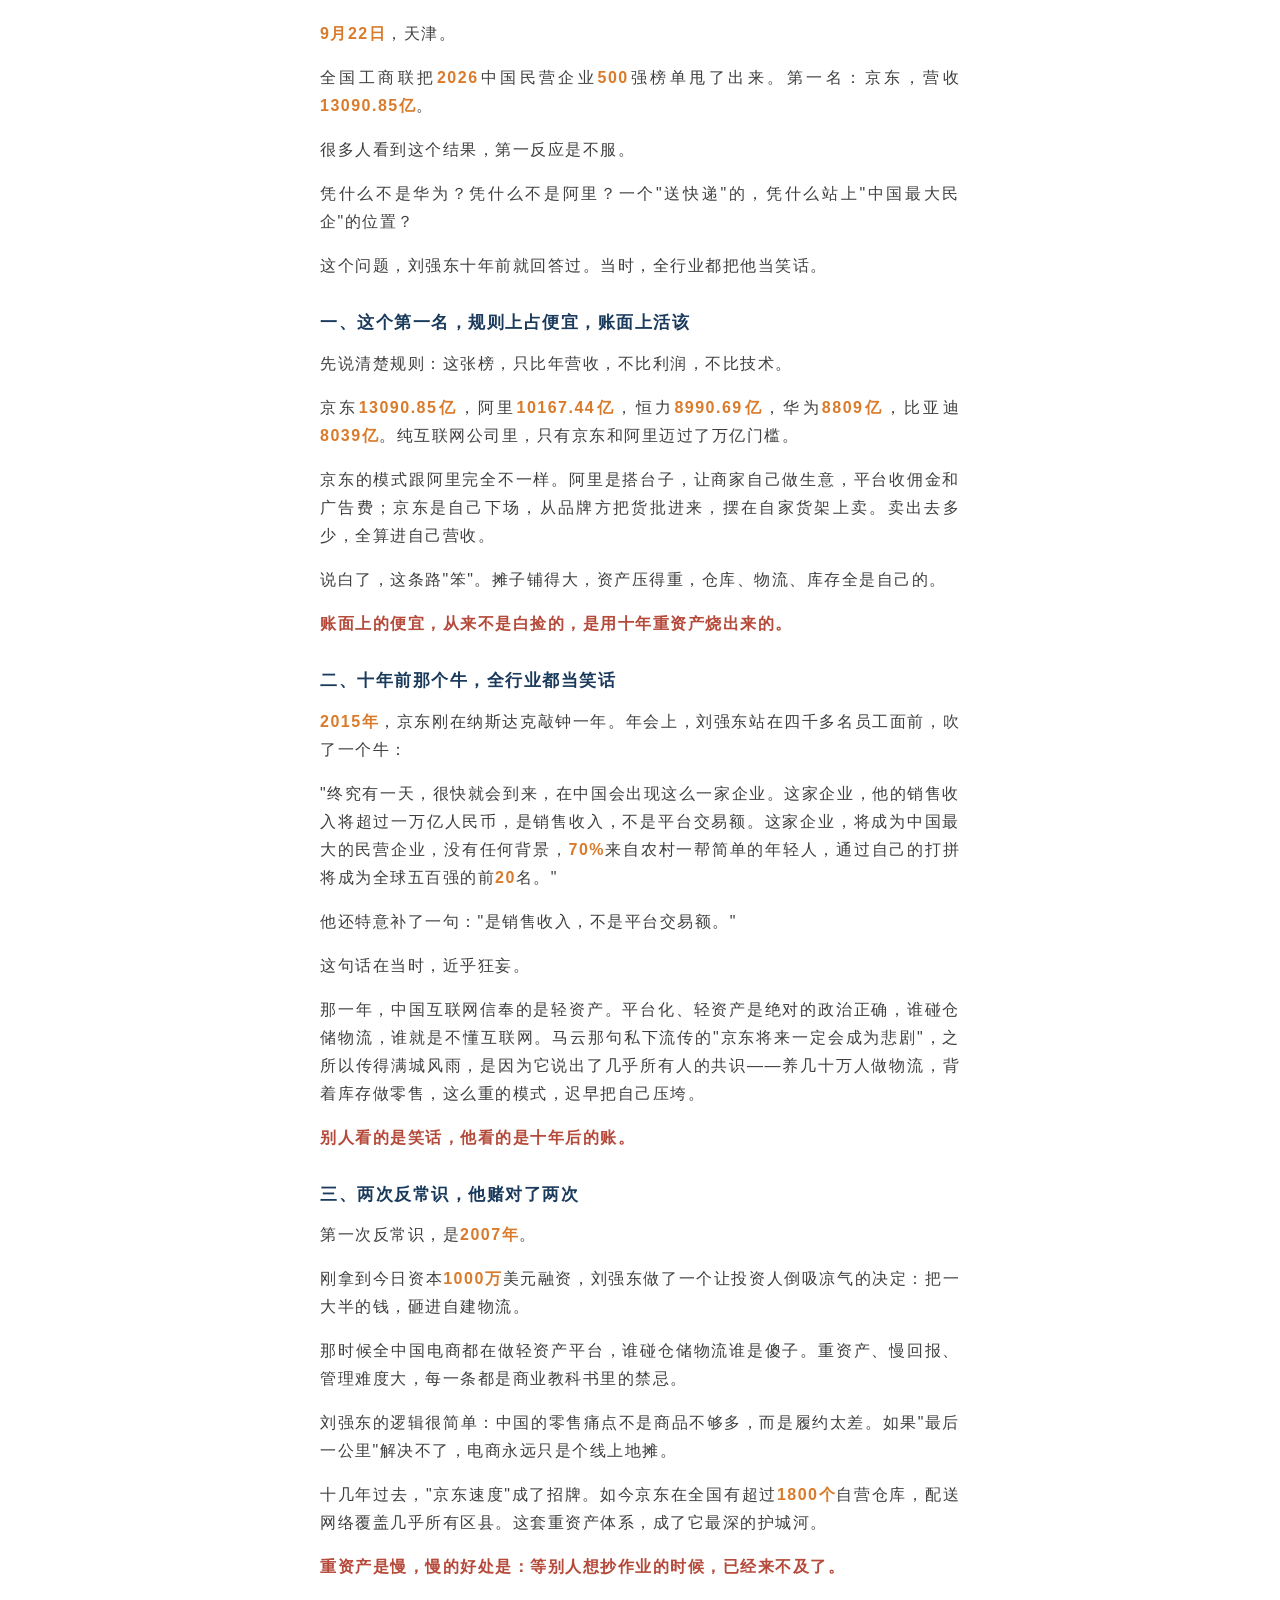
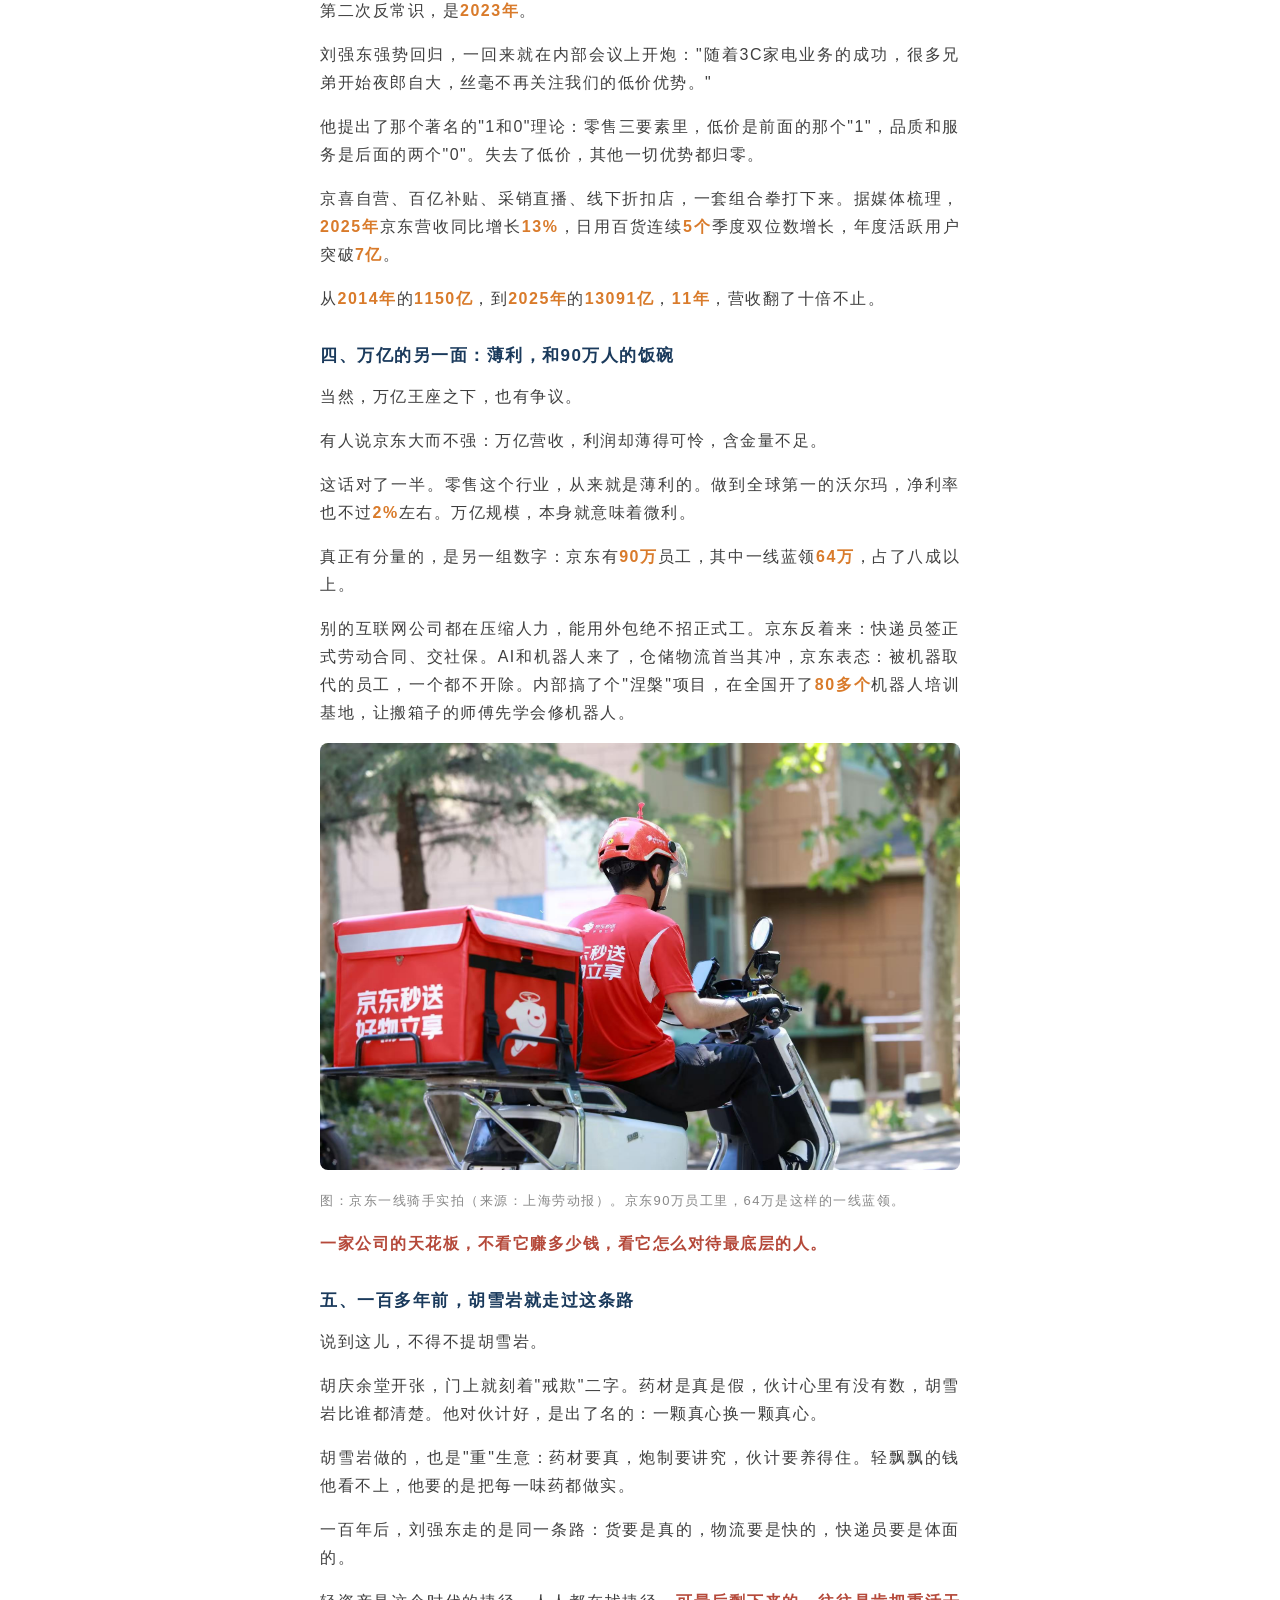
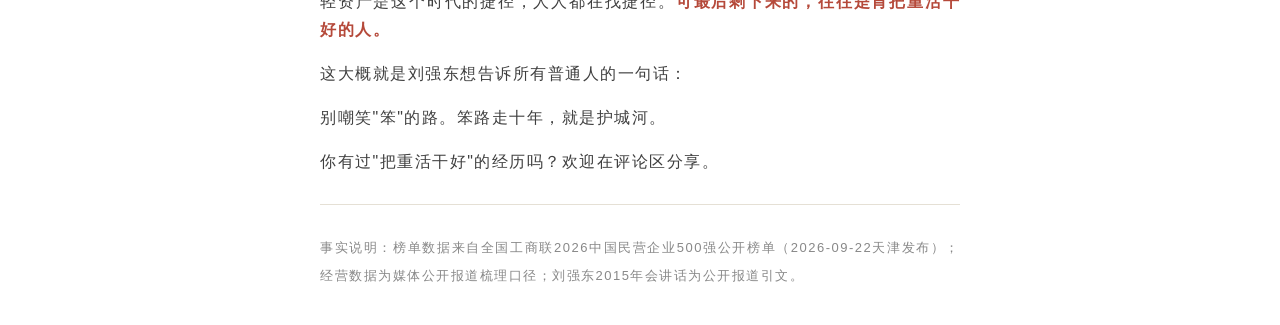
<file: tmp-article-1007.html>
<!DOCTYPE html>
<html lang="zh-CN">
<head>
<meta charset="UTF-8">
<meta name="viewport" content="width=device-width, initial-scale=1.0">
<title>10年前的牛，今天兑现：京东1.31万亿，中国最大民企</title>
<style>
  body { font-family: -apple-system, "PingFang SC", "Microsoft YaHei", sans-serif; font-size: 16px; color: #3f3f3f; line-height: 1.75; letter-spacing: 1.5px; text-align: justify; max-width: 640px; margin: 0 auto; padding: 20px; background: #fff; }
  p { margin: 0 0 16px; }
  h3 { font-size: 17px; font-weight: 700; color: #1a3a5c; margin: 28px 0 12px; }
  .gold { font-weight: 700; color: #b5493a; }
  .num { font-weight: 700; color: #d97b2b; }
  .note { font-size: 13px; color: #888; }
  img.body-img { width: 100%; border-radius: 8px; margin: 16px 0; display: block; }
  hr { border: none; border-top: 1px solid #e5e0d5; margin: 28px 0; }
</style>
</head>
<body>

<p><span class="num">9月22日</span>，天津。</p>
<p>全国工商联把<span class="num">2026</span>中国民营企业<span class="num">500</span>强榜单甩了出来。第一名：京东，营收<span class="num">13090.85亿</span>。</p>
<p>很多人看到这个结果，第一反应是不服。</p>
<p>凭什么不是华为？凭什么不是阿里？一个"送快递"的，凭什么站上"中国最大民企"的位置？</p>
<p>这个问题，刘强东十年前就回答过。当时，全行业都把他当笑话。</p>
<h3>一、这个第一名，规则上占便宜，账面上活该</h3>
<p>先说清楚规则：这张榜，只比年营收，不比利润，不比技术。</p>
<p>京东<span class="num">13090.85亿</span>，阿里<span class="num">10167.44亿</span>，恒力<span class="num">8990.69亿</span>，华为<span class="num">8809亿</span>，比亚迪<span class="num">8039亿</span>。纯互联网公司里，只有京东和阿里迈过了万亿门槛。</p>
<p>京东的模式跟阿里完全不一样。阿里是搭台子，让商家自己做生意，平台收佣金和广告费；京东是自己下场，从品牌方把货批进来，摆在自家货架上卖。卖出去多少，全算进自己营收。</p>
<p>说白了，这条路"笨"。摊子铺得大，资产压得重，仓库、物流、库存全是自己的。</p>
<p><span class="gold">账面上的便宜，从来不是白捡的，是用十年重资产烧出来的。</span></p>
<h3>二、十年前那个牛，全行业都当笑话</h3>
<p><span class="num">2015年</span>，京东刚在纳斯达克敲钟一年。年会上，刘强东站在四千多名员工面前，吹了一个牛：</p>
<p>"终究有一天，很快就会到来，在中国会出现这么一家企业。这家企业，他的销售收入将超过一万亿人民币，是销售收入，不是平台交易额。这家企业，将成为中国最大的民营企业，没有任何背景，<span class="num">70%</span>来自农村一帮简单的年轻人，通过自己的打拼将成为全球五百强的前<span class="num">20</span>名。"</p>
<p>他还特意补了一句："是销售收入，不是平台交易额。"</p>
<p>这句话在当时，近乎狂妄。</p>
<p>那一年，中国互联网信奉的是轻资产。平台化、轻资产是绝对的政治正确，谁碰仓储物流，谁就是不懂互联网。马云那句私下流传的"京东将来一定会成为悲剧"，之所以传得满城风雨，是因为它说出了几乎所有人的共识——养几十万人做物流，背着库存做零售，这么重的模式，迟早把自己压垮。</p>
<p><span class="gold">别人看的是笑话，他看的是十年后的账。</span></p>
<h3>三、两次反常识，他赌对了两次</h3>
<p>第一次反常识，是<span class="num">2007年</span>。</p>
<p>刚拿到今日资本<span class="num">1000万</span>美元融资，刘强东做了一个让投资人倒吸凉气的决定：把一大半的钱，砸进自建物流。</p>
<p>那时候全中国电商都在做轻资产平台，谁碰仓储物流谁是傻子。重资产、慢回报、管理难度大，每一条都是商业教科书里的禁忌。</p>
<p>刘强东的逻辑很简单：中国的零售痛点不是商品不够多，而是履约太差。如果"最后一公里"解决不了，电商永远只是个线上地摊。</p>
<p>十几年过去，"京东速度"成了招牌。如今京东在全国有超过<span class="num">1800个</span>自营仓库，配送网络覆盖几乎所有区县。这套重资产体系，成了它最深的护城河。</p>
<p><span class="gold">重资产是慢，慢的好处是：等别人想抄作业的时候，已经来不及了。</span></p>
<p>第二次反常识，是<span class="num">2023年</span>。</p>
<p>刘强东强势回归，一回来就在内部会议上开炮："随着3C家电业务的成功，很多兄弟开始夜郎自大，丝毫不再关注我们的低价优势。"</p>
<p>他提出了那个著名的"1和0"理论：零售三要素里，低价是前面的那个"1"，品质和服务是后面的两个"0"。失去了低价，其他一切优势都归零。</p>
<p>京喜自营、百亿补贴、采销直播、线下折扣店，一套组合拳打下来。据媒体梳理，<span class="num">2025年</span>京东营收同比增长<span class="num">13%</span>，日用百货连续<span class="num">5个</span>季度双位数增长，年度活跃用户突破<span class="num">7亿</span>。</p>
<p>从<span class="num">2014年</span>的<span class="num">1150亿</span>，到<span class="num">2025年</span>的<span class="num">13091亿</span>，<span class="num">11年</span>，营收翻了十倍不止。</p>
<h3>四、万亿的另一面：薄利，和90万人的饭碗</h3>
<p>当然，万亿王座之下，也有争议。</p>
<p>有人说京东大而不强：万亿营收，利润却薄得可怜，含金量不足。</p>
<p>这话对了一半。零售这个行业，从来就是薄利的。做到全球第一的沃尔玛，净利率也不过<span class="num">2%</span>左右。万亿规模，本身就意味着微利。</p>
<p>真正有分量的，是另一组数字：京东有<span class="num">90万</span>员工，其中一线蓝领<span class="num">64万</span>，占了八成以上。</p>
<p>别的互联网公司都在压缩人力，能用外包绝不招正式工。京东反着来：快递员签正式劳动合同、交社保。AI和机器人来了，仓储物流首当其冲，京东表态：被机器取代的员工，一个都不开除。内部搞了个"涅槃"项目，在全国开了<span class="num">80多个</span>机器人培训基地，让搬箱子的师傅先学会修机器人。</p>
<img class="body-img" src="[data-uri]" alt="实拍：京东秒送骑手——京东90万员工里，64万是这样的蓝领">
<p><span class="note">图：京东一线骑手实拍（来源：上海劳动报）。京东90万员工里，64万是这样的一线蓝领。</span></p>
<p><span class="gold">一家公司的天花板，不看它赚多少钱，看它怎么对待最底层的人。</span></p>
<h3>五、一百多年前，胡雪岩就走过这条路</h3>
<p>说到这儿，不得不提胡雪岩。</p>
<p>胡庆余堂开张，门上就刻着"戒欺"二字。药材是真是假，伙计心里有没有数，胡雪岩比谁都清楚。他对伙计好，是出了名的：一颗真心换一颗真心。</p>
<p>胡雪岩做的，也是"重"生意：药材要真，炮制要讲究，伙计要养得住。轻飘飘的钱他看不上，他要的是把每一味药都做实。</p>
<p>一百年后，刘强东走的是同一条路：货要是真的，物流要是快的，快递员要是体面的。</p>
<p>轻资产是这个时代的捷径，人人都在找捷径。<span class="gold">可最后剩下来的，往往是肯把重活干好的人。</span></p>
<p>这大概就是刘强东想告诉所有普通人的一句话：</p>
<p>别嘲笑"笨"的路。笨路走十年，就是护城河。</p>
<p>你有过"把重活干好"的经历吗？欢迎在评论区分享。</p>
<hr>
<p><span class="note">事实说明：榜单数据来自全国工商联2026中国民营企业500强公开榜单（2026-09-22天津发布）；经营数据为媒体公开报道梳理口径；刘强东2015年会讲话为公开报道引文。</span></p>

</body>
</html>
</file>
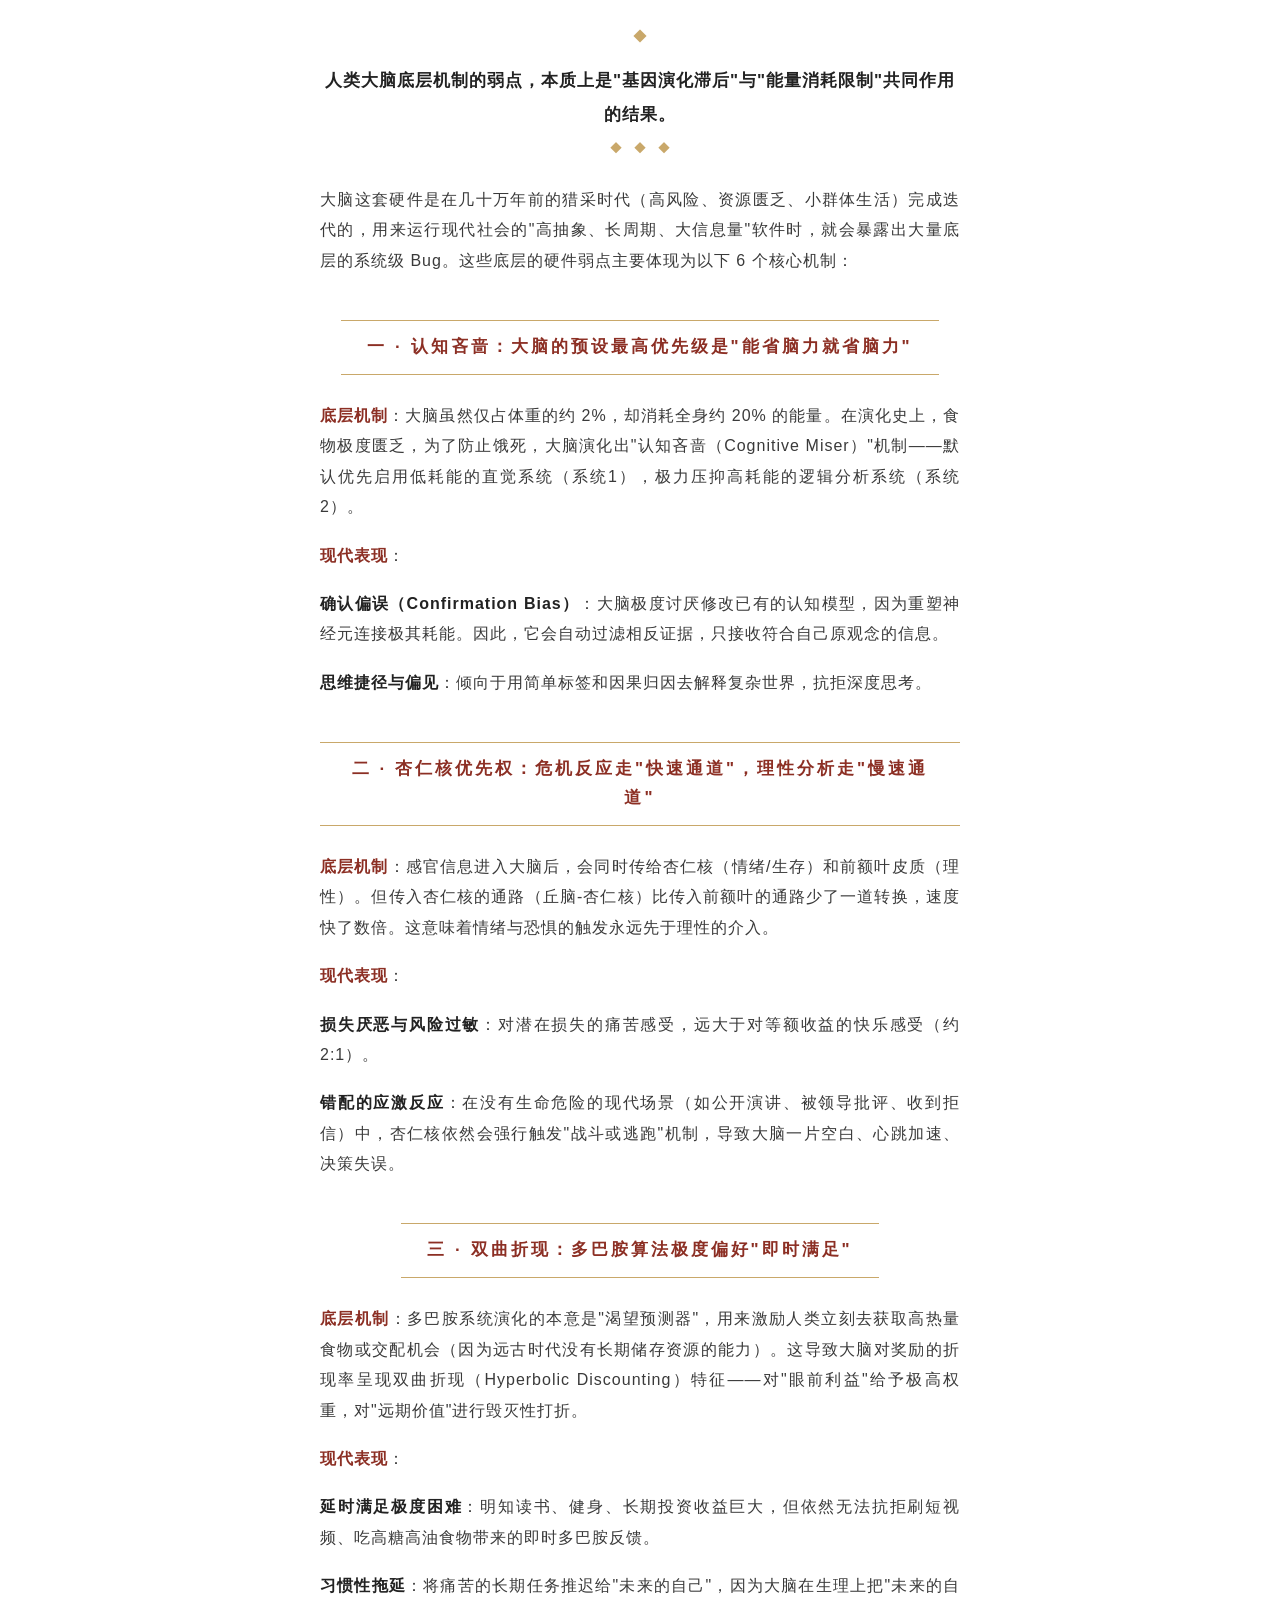
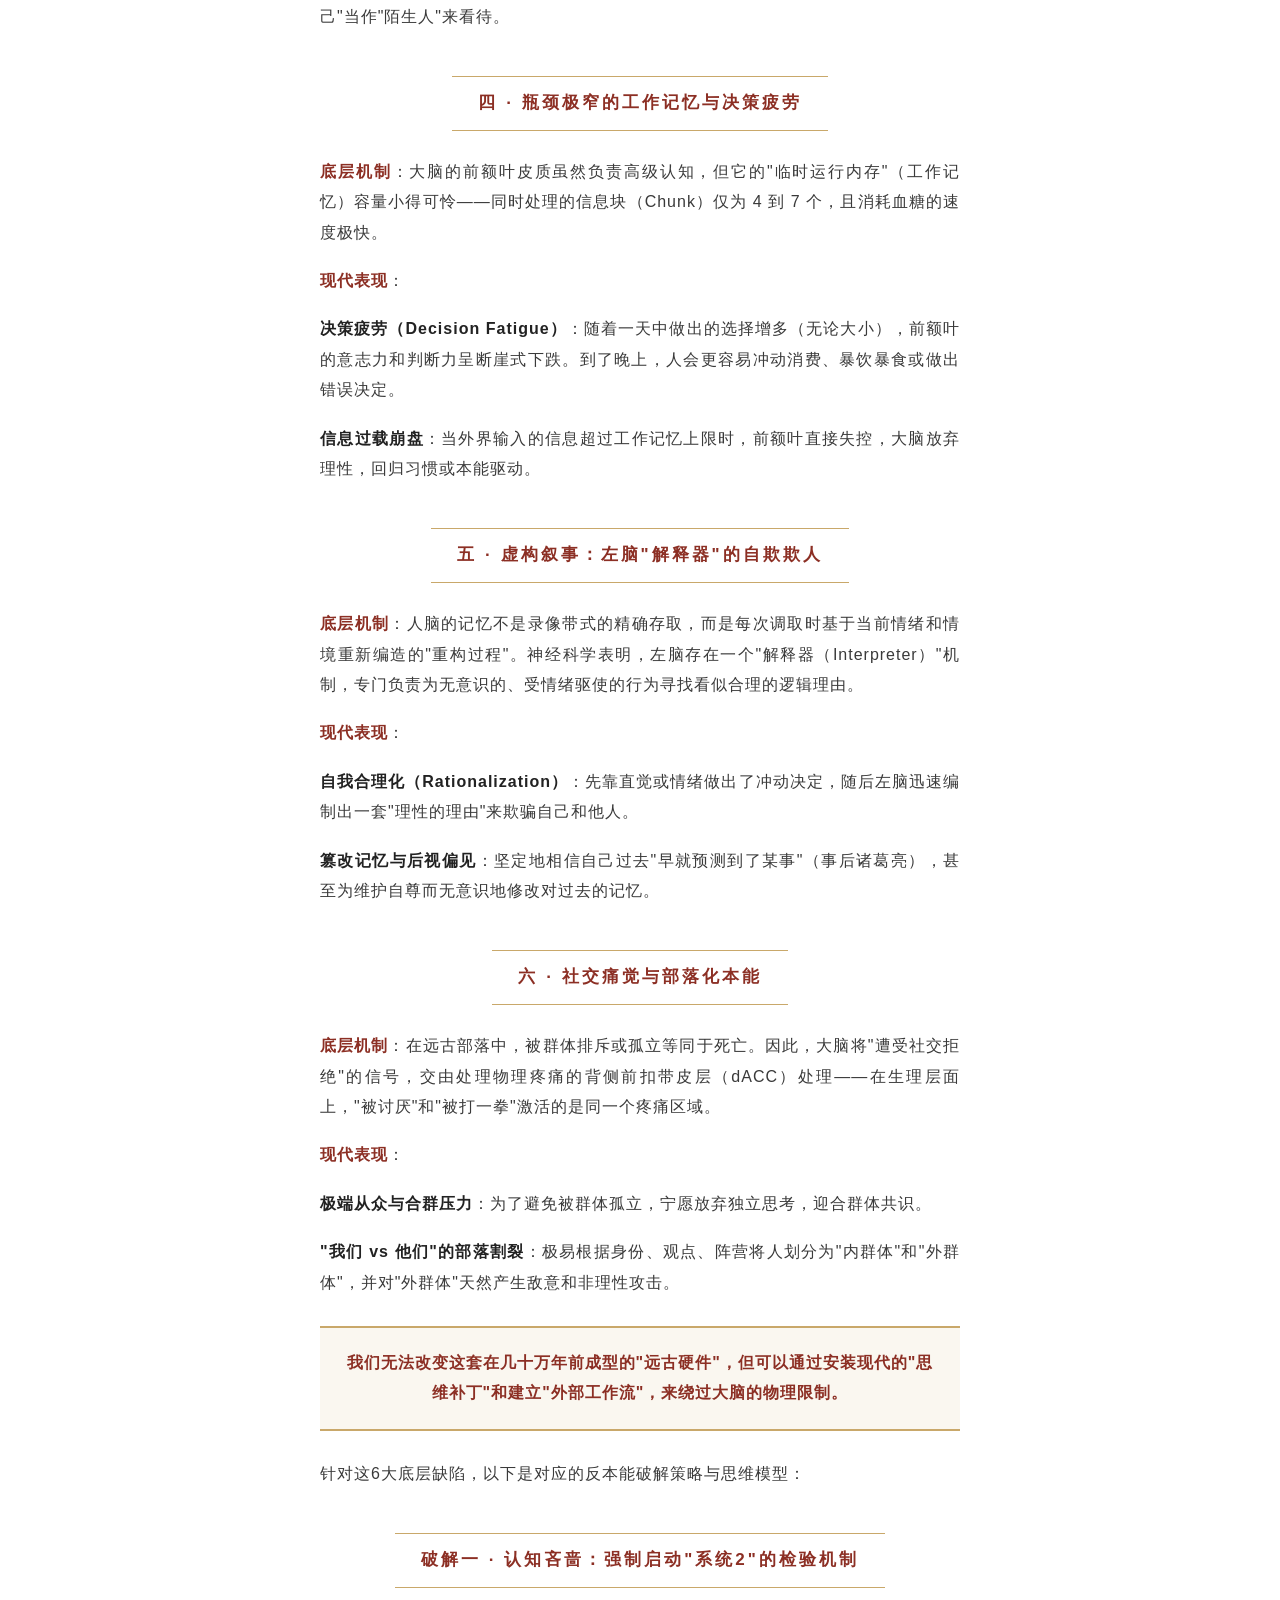
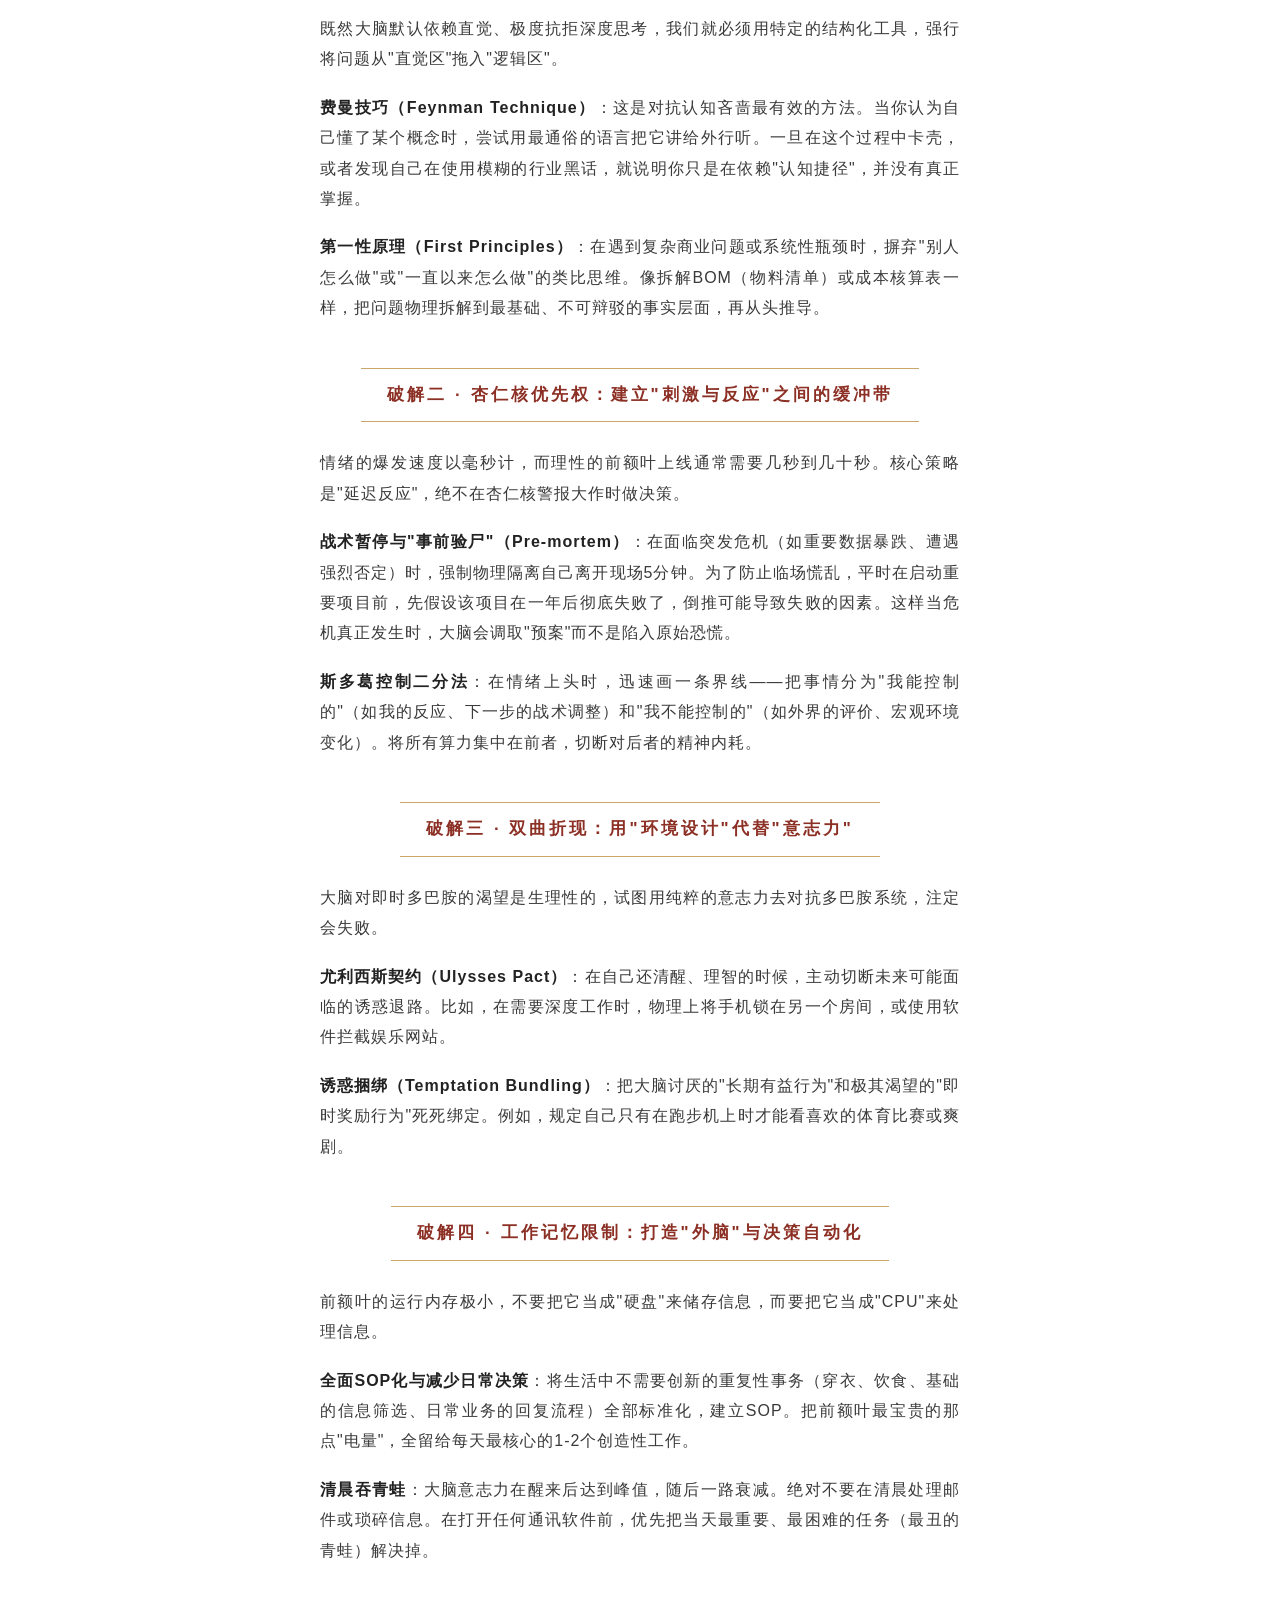
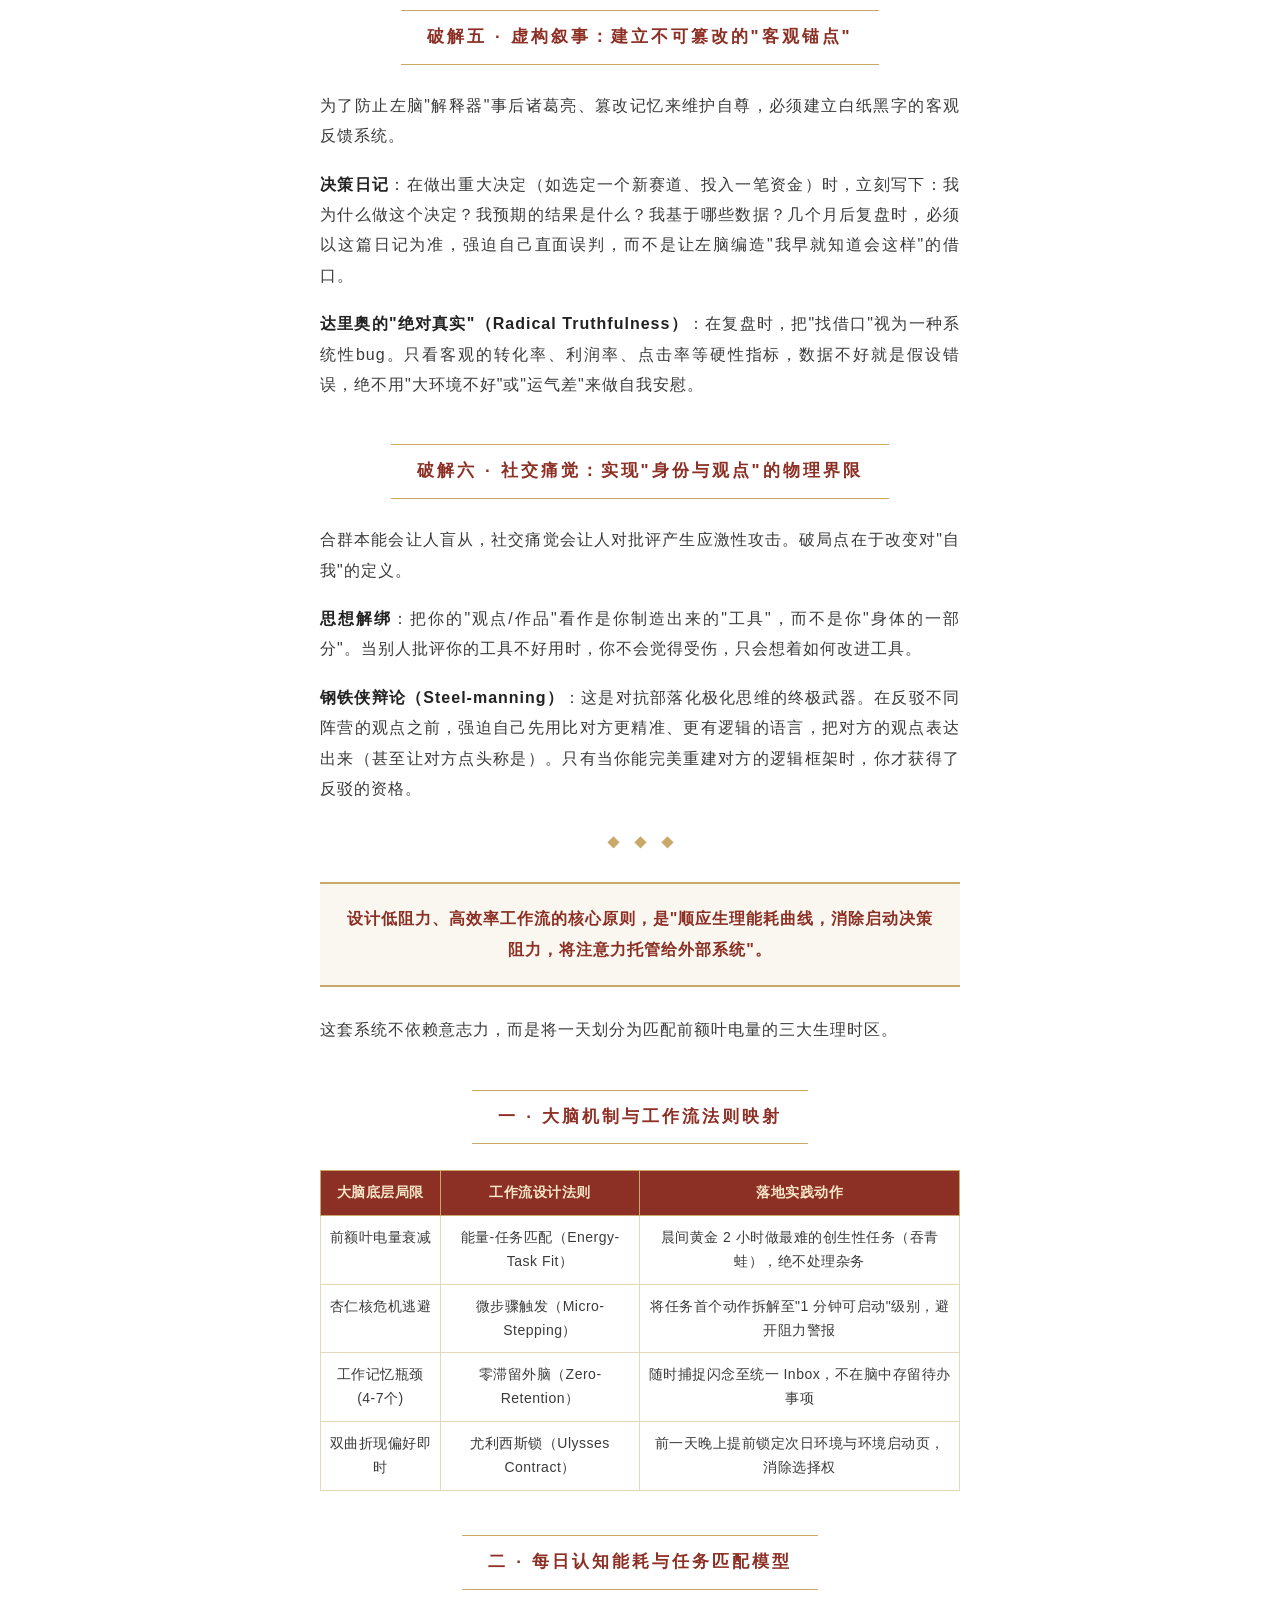
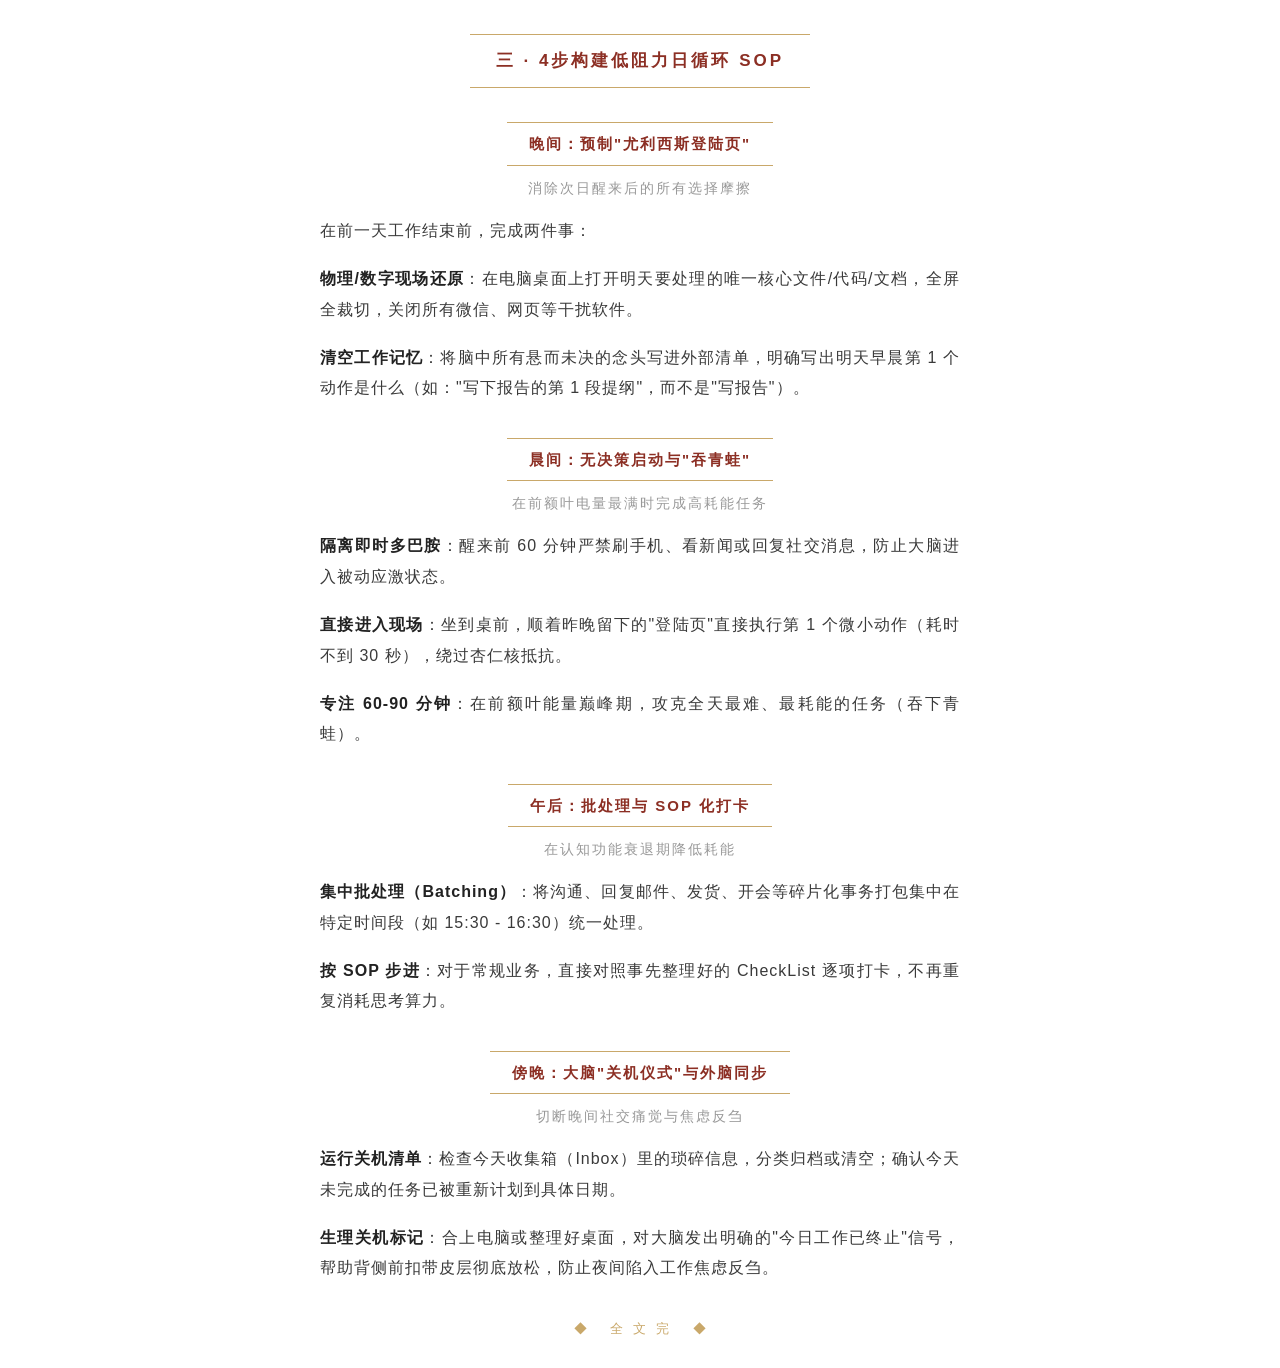
<file: tmp-article-brain.html>
<!DOCTYPE html><html lang="zh-CN"><head><meta charset="utf-8"><meta name="viewport" content="width=device-width, initial-scale=1"><title>大脑运行机制弱点底层逻辑</title></head><body style="font-family:-apple-system,'PingFang SC','Microsoft YaHei',sans-serif; max-width:640px; margin:0 auto; padding:22px 18px; background:#ffffff;"><p style="text-align:center; margin:6px 0 18px; padding:0; color:#c9a86a; font-size:14px; letter-spacing:10px; text-indent:10px;">◆</p>
<p style="text-align:center; font-size:17px; color:#222; font-weight:600; line-height:2; margin:0 0 8px; padding:0; letter-spacing:1px;">人类大脑底层机制的弱点，本质上是"基因演化滞后"与"能量消耗限制"共同作用的结果。</p>
<p style="text-align:center; margin:6px 0 28px; padding:0; color:#c9a86a; font-size:12px; letter-spacing:12px; text-indent:12px;">◆◆◆</p>
<p style="font-size:16px; color:#3a3a3a; line-height:1.9; letter-spacing:1px; text-align:justify; margin:0 0 18px; padding:0;">大脑这套硬件是在几十万年前的猎采时代（高风险、资源匮乏、小群体生活）完成迭代的，用来运行现代社会的"高抽象、长周期、大信息量"软件时，就会暴露出大量底层的系统级 Bug。这些底层的硬件弱点主要体现为以下 6 个核心机制：</p>
<p style="text-align:center; margin:44px 0 26px; padding:0; line-height:1.7;"><span style="display:inline-block; font-size:17px; font-weight:700; color:#8c2f24; letter-spacing:3px; padding:12px 26px; border-top:1px solid #c9a86a; border-bottom:1px solid #c9a86a;">一 · 认知吝啬：大脑的预设最高优先级是"能省脑力就省脑力"</span></p>
<p style="font-size:16px; color:#3a3a3a; line-height:1.9; letter-spacing:1px; text-align:justify; margin:0 0 18px; padding:0;"><span style="color:#8c2f24; font-weight:700;">底层机制</span>：大脑虽然仅占体重的约 2%，却消耗全身约 20% 的能量。在演化史上，食物极度匮乏，为了防止饿死，大脑演化出"认知吝啬（Cognitive Miser）"机制——默认优先启用低耗能的直觉系统（系统1），极力压抑高耗能的逻辑分析系统（系统2）。</p>
<p style="font-size:16px; color:#3a3a3a; line-height:1.9; letter-spacing:1px; text-align:justify; margin:0 0 18px; padding:0;"><span style="color:#8c2f24; font-weight:700;">现代表现</span>：</p>
<p style="font-size:16px; color:#3a3a3a; line-height:1.9; letter-spacing:1px; text-align:justify; margin:0 0 18px; padding:0;"><span style="color:#222; font-weight:700;">确认偏误（Confirmation Bias）</span>：大脑极度讨厌修改已有的认知模型，因为重塑神经元连接极其耗能。因此，它会自动过滤相反证据，只接收符合自己原观念的信息。</p>
<p style="font-size:16px; color:#3a3a3a; line-height:1.9; letter-spacing:1px; text-align:justify; margin:0 0 18px; padding:0;"><span style="color:#222; font-weight:700;">思维捷径与偏见</span>：倾向于用简单标签和因果归因去解释复杂世界，抗拒深度思考。</p>
<p style="text-align:center; margin:44px 0 26px; padding:0; line-height:1.7;"><span style="display:inline-block; font-size:17px; font-weight:700; color:#8c2f24; letter-spacing:3px; padding:12px 26px; border-top:1px solid #c9a86a; border-bottom:1px solid #c9a86a;">二 · 杏仁核优先权：危机反应走"快速通道"，理性分析走"慢速通道"</span></p>
<p style="font-size:16px; color:#3a3a3a; line-height:1.9; letter-spacing:1px; text-align:justify; margin:0 0 18px; padding:0;"><span style="color:#8c2f24; font-weight:700;">底层机制</span>：感官信息进入大脑后，会同时传给杏仁核（情绪/生存）和前额叶皮质（理性）。但传入杏仁核的通路（丘脑-杏仁核）比传入前额叶的通路少了一道转换，速度快了数倍。这意味着情绪与恐惧的触发永远先于理性的介入。</p>
<p style="font-size:16px; color:#3a3a3a; line-height:1.9; letter-spacing:1px; text-align:justify; margin:0 0 18px; padding:0;"><span style="color:#8c2f24; font-weight:700;">现代表现</span>：</p>
<p style="font-size:16px; color:#3a3a3a; line-height:1.9; letter-spacing:1px; text-align:justify; margin:0 0 18px; padding:0;"><span style="color:#222; font-weight:700;">损失厌恶与风险过敏</span>：对潜在损失的痛苦感受，远大于对等额收益的快乐感受（约 2:1）。</p>
<p style="font-size:16px; color:#3a3a3a; line-height:1.9; letter-spacing:1px; text-align:justify; margin:0 0 18px; padding:0;"><span style="color:#222; font-weight:700;">错配的应激反应</span>：在没有生命危险的现代场景（如公开演讲、被领导批评、收到拒信）中，杏仁核依然会强行触发"战斗或逃跑"机制，导致大脑一片空白、心跳加速、决策失误。</p>
<p style="text-align:center; margin:44px 0 26px; padding:0; line-height:1.7;"><span style="display:inline-block; font-size:17px; font-weight:700; color:#8c2f24; letter-spacing:3px; padding:12px 26px; border-top:1px solid #c9a86a; border-bottom:1px solid #c9a86a;">三 · 双曲折现：多巴胺算法极度偏好"即时满足"</span></p>
<p style="font-size:16px; color:#3a3a3a; line-height:1.9; letter-spacing:1px; text-align:justify; margin:0 0 18px; padding:0;"><span style="color:#8c2f24; font-weight:700;">底层机制</span>：多巴胺系统演化的本意是"渴望预测器"，用来激励人类立刻去获取高热量食物或交配机会（因为远古时代没有长期储存资源的能力）。这导致大脑对奖励的折现率呈现双曲折现（Hyperbolic Discounting）特征——对"眼前利益"给予极高权重，对"远期价值"进行毁灭性打折。</p>
<p style="font-size:16px; color:#3a3a3a; line-height:1.9; letter-spacing:1px; text-align:justify; margin:0 0 18px; padding:0;"><span style="color:#8c2f24; font-weight:700;">现代表现</span>：</p>
<p style="font-size:16px; color:#3a3a3a; line-height:1.9; letter-spacing:1px; text-align:justify; margin:0 0 18px; padding:0;"><span style="color:#222; font-weight:700;">延时满足极度困难</span>：明知读书、健身、长期投资收益巨大，但依然无法抗拒刷短视频、吃高糖高油食物带来的即时多巴胺反馈。</p>
<p style="font-size:16px; color:#3a3a3a; line-height:1.9; letter-spacing:1px; text-align:justify; margin:0 0 18px; padding:0;"><span style="color:#222; font-weight:700;">习惯性拖延</span>：将痛苦的长期任务推迟给"未来的自己"，因为大脑在生理上把"未来的自己"当作"陌生人"来看待。</p>
<p style="text-align:center; margin:44px 0 26px; padding:0; line-height:1.7;"><span style="display:inline-block; font-size:17px; font-weight:700; color:#8c2f24; letter-spacing:3px; padding:12px 26px; border-top:1px solid #c9a86a; border-bottom:1px solid #c9a86a;">四 · 瓶颈极窄的工作记忆与决策疲劳</span></p>
<p style="font-size:16px; color:#3a3a3a; line-height:1.9; letter-spacing:1px; text-align:justify; margin:0 0 18px; padding:0;"><span style="color:#8c2f24; font-weight:700;">底层机制</span>：大脑的前额叶皮质虽然负责高级认知，但它的"临时运行内存"（工作记忆）容量小得可怜——同时处理的信息块（Chunk）仅为 4 到 7 个，且消耗血糖的速度极快。</p>
<p style="font-size:16px; color:#3a3a3a; line-height:1.9; letter-spacing:1px; text-align:justify; margin:0 0 18px; padding:0;"><span style="color:#8c2f24; font-weight:700;">现代表现</span>：</p>
<p style="font-size:16px; color:#3a3a3a; line-height:1.9; letter-spacing:1px; text-align:justify; margin:0 0 18px; padding:0;"><span style="color:#222; font-weight:700;">决策疲劳（Decision Fatigue）</span>：随着一天中做出的选择增多（无论大小），前额叶的意志力和判断力呈断崖式下跌。到了晚上，人会更容易冲动消费、暴饮暴食或做出错误决定。</p>
<p style="font-size:16px; color:#3a3a3a; line-height:1.9; letter-spacing:1px; text-align:justify; margin:0 0 18px; padding:0;"><span style="color:#222; font-weight:700;">信息过载崩盘</span>：当外界输入的信息超过工作记忆上限时，前额叶直接失控，大脑放弃理性，回归习惯或本能驱动。</p>
<p style="text-align:center; margin:44px 0 26px; padding:0; line-height:1.7;"><span style="display:inline-block; font-size:17px; font-weight:700; color:#8c2f24; letter-spacing:3px; padding:12px 26px; border-top:1px solid #c9a86a; border-bottom:1px solid #c9a86a;">五 · 虚构叙事：左脑"解释器"的自欺欺人</span></p>
<p style="font-size:16px; color:#3a3a3a; line-height:1.9; letter-spacing:1px; text-align:justify; margin:0 0 18px; padding:0;"><span style="color:#8c2f24; font-weight:700;">底层机制</span>：人脑的记忆不是录像带式的精确存取，而是每次调取时基于当前情绪和情境重新编造的"重构过程"。神经科学表明，左脑存在一个"解释器（Interpreter）"机制，专门负责为无意识的、受情绪驱使的行为寻找看似合理的逻辑理由。</p>
<p style="font-size:16px; color:#3a3a3a; line-height:1.9; letter-spacing:1px; text-align:justify; margin:0 0 18px; padding:0;"><span style="color:#8c2f24; font-weight:700;">现代表现</span>：</p>
<p style="font-size:16px; color:#3a3a3a; line-height:1.9; letter-spacing:1px; text-align:justify; margin:0 0 18px; padding:0;"><span style="color:#222; font-weight:700;">自我合理化（Rationalization）</span>：先靠直觉或情绪做出了冲动决定，随后左脑迅速编制出一套"理性的理由"来欺骗自己和他人。</p>
<p style="font-size:16px; color:#3a3a3a; line-height:1.9; letter-spacing:1px; text-align:justify; margin:0 0 18px; padding:0;"><span style="color:#222; font-weight:700;">篡改记忆与后视偏见</span>：坚定地相信自己过去"早就预测到了某事"（事后诸葛亮），甚至为维护自尊而无意识地修改对过去的记忆。</p>
<p style="text-align:center; margin:44px 0 26px; padding:0; line-height:1.7;"><span style="display:inline-block; font-size:17px; font-weight:700; color:#8c2f24; letter-spacing:3px; padding:12px 26px; border-top:1px solid #c9a86a; border-bottom:1px solid #c9a86a;">六 · 社交痛觉与部落化本能</span></p>
<p style="font-size:16px; color:#3a3a3a; line-height:1.9; letter-spacing:1px; text-align:justify; margin:0 0 18px; padding:0;"><span style="color:#8c2f24; font-weight:700;">底层机制</span>：在远古部落中，被群体排斥或孤立等同于死亡。因此，大脑将"遭受社交拒绝"的信号，交由处理物理疼痛的背侧前扣带皮层（dACC）处理——在生理层面上，"被讨厌"和"被打一拳"激活的是同一个疼痛区域。</p>
<p style="font-size:16px; color:#3a3a3a; line-height:1.9; letter-spacing:1px; text-align:justify; margin:0 0 18px; padding:0;"><span style="color:#8c2f24; font-weight:700;">现代表现</span>：</p>
<p style="font-size:16px; color:#3a3a3a; line-height:1.9; letter-spacing:1px; text-align:justify; margin:0 0 18px; padding:0;"><span style="color:#222; font-weight:700;">极端从众与合群压力</span>：为了避免被群体孤立，宁愿放弃独立思考，迎合群体共识。</p>
<p style="font-size:16px; color:#3a3a3a; line-height:1.9; letter-spacing:1px; text-align:justify; margin:0 0 18px; padding:0;"><span style="color:#222; font-weight:700;">"我们 vs 他们"的部落割裂</span>：极易根据身份、观点、阵营将人划分为"内群体"和"外群体"，并对"外群体"天然产生敌意和非理性攻击。</p>
<p style="margin:28px 0; padding:20px 26px; text-align:center; background:#faf7f0; border-top:2px solid #c9a86a; border-bottom:2px solid #c9a86a;"><span style="color:#8c2f24; font-size:16px; font-weight:700; line-height:1.9; letter-spacing:1px;">我们无法改变这套在几十万年前成型的"远古硬件"，但可以通过安装现代的"思维补丁"和建立"外部工作流"，来绕过大脑的物理限制。</span></p>
<p style="font-size:16px; color:#3a3a3a; line-height:1.9; letter-spacing:1px; text-align:justify; margin:0 0 18px; padding:0;">针对这6大底层缺陷，以下是对应的反本能破解策略与思维模型：</p>
<p style="text-align:center; margin:44px 0 26px; padding:0; line-height:1.7;"><span style="display:inline-block; font-size:17px; font-weight:700; color:#8c2f24; letter-spacing:3px; padding:12px 26px; border-top:1px solid #c9a86a; border-bottom:1px solid #c9a86a;">破解一 · 认知吝啬：强制启动"系统2"的检验机制</span></p>
<p style="font-size:16px; color:#3a3a3a; line-height:1.9; letter-spacing:1px; text-align:justify; margin:0 0 18px; padding:0;">既然大脑默认依赖直觉、极度抗拒深度思考，我们就必须用特定的结构化工具，强行将问题从"直觉区"拖入"逻辑区"。</p>
<p style="font-size:16px; color:#3a3a3a; line-height:1.9; letter-spacing:1px; text-align:justify; margin:0 0 18px; padding:0;"><span style="color:#222; font-weight:700;">费曼技巧（Feynman Technique）</span>：这是对抗认知吝啬最有效的方法。当你认为自己懂了某个概念时，尝试用最通俗的语言把它讲给外行听。一旦在这个过程中卡壳，或者发现自己在使用模糊的行业黑话，就说明你只是在依赖"认知捷径"，并没有真正掌握。</p>
<p style="font-size:16px; color:#3a3a3a; line-height:1.9; letter-spacing:1px; text-align:justify; margin:0 0 18px; padding:0;"><span style="color:#222; font-weight:700;">第一性原理（First Principles）</span>：在遇到复杂商业问题或系统性瓶颈时，摒弃"别人怎么做"或"一直以来怎么做"的类比思维。像拆解BOM（物料清单）或成本核算表一样，把问题物理拆解到最基础、不可辩驳的事实层面，再从头推导。</p>
<p style="text-align:center; margin:44px 0 26px; padding:0; line-height:1.7;"><span style="display:inline-block; font-size:17px; font-weight:700; color:#8c2f24; letter-spacing:3px; padding:12px 26px; border-top:1px solid #c9a86a; border-bottom:1px solid #c9a86a;">破解二 · 杏仁核优先权：建立"刺激与反应"之间的缓冲带</span></p>
<p style="font-size:16px; color:#3a3a3a; line-height:1.9; letter-spacing:1px; text-align:justify; margin:0 0 18px; padding:0;">情绪的爆发速度以毫秒计，而理性的前额叶上线通常需要几秒到几十秒。核心策略是"延迟反应"，绝不在杏仁核警报大作时做决策。</p>
<p style="font-size:16px; color:#3a3a3a; line-height:1.9; letter-spacing:1px; text-align:justify; margin:0 0 18px; padding:0;"><span style="color:#222; font-weight:700;">战术暂停与"事前验尸"（Pre-mortem）</span>：在面临突发危机（如重要数据暴跌、遭遇强烈否定）时，强制物理隔离自己离开现场5分钟。为了防止临场慌乱，平时在启动重要项目前，先假设该项目在一年后彻底失败了，倒推可能导致失败的因素。这样当危机真正发生时，大脑会调取"预案"而不是陷入原始恐慌。</p>
<p style="font-size:16px; color:#3a3a3a; line-height:1.9; letter-spacing:1px; text-align:justify; margin:0 0 18px; padding:0;"><span style="color:#222; font-weight:700;">斯多葛控制二分法</span>：在情绪上头时，迅速画一条界线——把事情分为"我能控制的"（如我的反应、下一步的战术调整）和"我不能控制的"（如外界的评价、宏观环境变化）。将所有算力集中在前者，切断对后者的精神内耗。</p>
<p style="text-align:center; margin:44px 0 26px; padding:0; line-height:1.7;"><span style="display:inline-block; font-size:17px; font-weight:700; color:#8c2f24; letter-spacing:3px; padding:12px 26px; border-top:1px solid #c9a86a; border-bottom:1px solid #c9a86a;">破解三 · 双曲折现：用"环境设计"代替"意志力"</span></p>
<p style="font-size:16px; color:#3a3a3a; line-height:1.9; letter-spacing:1px; text-align:justify; margin:0 0 18px; padding:0;">大脑对即时多巴胺的渴望是生理性的，试图用纯粹的意志力去对抗多巴胺系统，注定会失败。</p>
<p style="font-size:16px; color:#3a3a3a; line-height:1.9; letter-spacing:1px; text-align:justify; margin:0 0 18px; padding:0;"><span style="color:#222; font-weight:700;">尤利西斯契约（Ulysses Pact）</span>：在自己还清醒、理智的时候，主动切断未来可能面临的诱惑退路。比如，在需要深度工作时，物理上将手机锁在另一个房间，或使用软件拦截娱乐网站。</p>
<p style="font-size:16px; color:#3a3a3a; line-height:1.9; letter-spacing:1px; text-align:justify; margin:0 0 18px; padding:0;"><span style="color:#222; font-weight:700;">诱惑捆绑（Temptation Bundling）</span>：把大脑讨厌的"长期有益行为"和极其渴望的"即时奖励行为"死死绑定。例如，规定自己只有在跑步机上时才能看喜欢的体育比赛或爽剧。</p>
<p style="text-align:center; margin:44px 0 26px; padding:0; line-height:1.7;"><span style="display:inline-block; font-size:17px; font-weight:700; color:#8c2f24; letter-spacing:3px; padding:12px 26px; border-top:1px solid #c9a86a; border-bottom:1px solid #c9a86a;">破解四 · 工作记忆限制：打造"外脑"与决策自动化</span></p>
<p style="font-size:16px; color:#3a3a3a; line-height:1.9; letter-spacing:1px; text-align:justify; margin:0 0 18px; padding:0;">前额叶的运行内存极小，不要把它当成"硬盘"来储存信息，而要把它当成"CPU"来处理信息。</p>
<p style="font-size:16px; color:#3a3a3a; line-height:1.9; letter-spacing:1px; text-align:justify; margin:0 0 18px; padding:0;"><span style="color:#222; font-weight:700;">全面SOP化与减少日常决策</span>：将生活中不需要创新的重复性事务（穿衣、饮食、基础的信息筛选、日常业务的回复流程）全部标准化，建立SOP。把前额叶最宝贵的那点"电量"，全留给每天最核心的1-2个创造性工作。</p>
<p style="font-size:16px; color:#3a3a3a; line-height:1.9; letter-spacing:1px; text-align:justify; margin:0 0 18px; padding:0;"><span style="color:#222; font-weight:700;">清晨吞青蛙</span>：大脑意志力在醒来后达到峰值，随后一路衰减。绝对不要在清晨处理邮件或琐碎信息。在打开任何通讯软件前，优先把当天最重要、最困难的任务（最丑的青蛙）解决掉。</p>
<p style="text-align:center; margin:44px 0 26px; padding:0; line-height:1.7;"><span style="display:inline-block; font-size:17px; font-weight:700; color:#8c2f24; letter-spacing:3px; padding:12px 26px; border-top:1px solid #c9a86a; border-bottom:1px solid #c9a86a;">破解五 · 虚构叙事：建立不可篡改的"客观锚点"</span></p>
<p style="font-size:16px; color:#3a3a3a; line-height:1.9; letter-spacing:1px; text-align:justify; margin:0 0 18px; padding:0;">为了防止左脑"解释器"事后诸葛亮、篡改记忆来维护自尊，必须建立白纸黑字的客观反馈系统。</p>
<p style="font-size:16px; color:#3a3a3a; line-height:1.9; letter-spacing:1px; text-align:justify; margin:0 0 18px; padding:0;"><span style="color:#222; font-weight:700;">决策日记</span>：在做出重大决定（如选定一个新赛道、投入一笔资金）时，立刻写下：我为什么做这个决定？我预期的结果是什么？我基于哪些数据？几个月后复盘时，必须以这篇日记为准，强迫自己直面误判，而不是让左脑编造"我早就知道会这样"的借口。</p>
<p style="font-size:16px; color:#3a3a3a; line-height:1.9; letter-spacing:1px; text-align:justify; margin:0 0 18px; padding:0;"><span style="color:#222; font-weight:700;">达里奥的"绝对真实"（Radical Truthfulness）</span>：在复盘时，把"找借口"视为一种系统性bug。只看客观的转化率、利润率、点击率等硬性指标，数据不好就是假设错误，绝不用"大环境不好"或"运气差"来做自我安慰。</p>
<p style="text-align:center; margin:44px 0 26px; padding:0; line-height:1.7;"><span style="display:inline-block; font-size:17px; font-weight:700; color:#8c2f24; letter-spacing:3px; padding:12px 26px; border-top:1px solid #c9a86a; border-bottom:1px solid #c9a86a;">破解六 · 社交痛觉：实现"身份与观点"的物理界限</span></p>
<p style="font-size:16px; color:#3a3a3a; line-height:1.9; letter-spacing:1px; text-align:justify; margin:0 0 18px; padding:0;">合群本能会让人盲从，社交痛觉会让人对批评产生应激性攻击。破局点在于改变对"自我"的定义。</p>
<p style="font-size:16px; color:#3a3a3a; line-height:1.9; letter-spacing:1px; text-align:justify; margin:0 0 18px; padding:0;"><span style="color:#222; font-weight:700;">思想解绑</span>：把你的"观点/作品"看作是你制造出来的"工具"，而不是你"身体的一部分"。当别人批评你的工具不好用时，你不会觉得受伤，只会想着如何改进工具。</p>
<p style="font-size:16px; color:#3a3a3a; line-height:1.9; letter-spacing:1px; text-align:justify; margin:0 0 18px; padding:0;"><span style="color:#222; font-weight:700;">钢铁侠辩论（Steel-manning）</span>：这是对抗部落化极化思维的终极武器。在反驳不同阵营的观点之前，强迫自己先用比对方更精准、更有逻辑的语言，把对方的观点表达出来（甚至让对方点头称是）。只有当你能完美重建对方的逻辑框架时，你才获得了反驳的资格。</p>
<p style="text-align:center; margin:30px 0; padding:0; color:#c9a86a; font-size:13px; letter-spacing:14px; text-indent:14px;">◆◆◆</p>
<p style="margin:28px 0; padding:20px 26px; text-align:center; background:#faf7f0; border-top:2px solid #c9a86a; border-bottom:2px solid #c9a86a;"><span style="color:#8c2f24; font-size:16px; font-weight:700; line-height:1.9; letter-spacing:1px;">设计低阻力、高效率工作流的核心原则，是"顺应生理能耗曲线，消除启动决策阻力，将注意力托管给外部系统"。</span></p>
<p style="font-size:16px; color:#3a3a3a; line-height:1.9; letter-spacing:1px; text-align:justify; margin:0 0 18px; padding:0;">这套系统不依赖意志力，而是将一天划分为匹配前额叶电量的三大生理时区。</p>
<p style="text-align:center; margin:44px 0 26px; padding:0; line-height:1.7;"><span style="display:inline-block; font-size:17px; font-weight:700; color:#8c2f24; letter-spacing:3px; padding:12px 26px; border-top:1px solid #c9a86a; border-bottom:1px solid #c9a86a;">一 · 大脑机制与工作流法则映射</span></p>
<table style="width:100%; border-collapse:collapse; margin:24px 0; padding:0; font-size:14px; line-height:1.7; letter-spacing:0.5px;"><tr><th style="background:#8c2f24; color:#f5e6c8; font-weight:700; text-align:center; padding:10px 8px; border:1px solid #c9a86a;">大脑底层局限</th><th style="background:#8c2f24; color:#f5e6c8; font-weight:700; text-align:center; padding:10px 8px; border:1px solid #c9a86a;">工作流设计法则</th><th style="background:#8c2f24; color:#f5e6c8; font-weight:700; text-align:center; padding:10px 8px; border:1px solid #c9a86a;">落地实践动作</th></tr><tr><td style="border:1px solid #e3d7bc; padding:10px 8px; text-align:center; color:#3a3a3a; vertical-align:top;">前额叶电量衰减</td><td style="border:1px solid #e3d7bc; padding:10px 8px; text-align:center; color:#3a3a3a; vertical-align:top;">能量-任务匹配（Energy-Task Fit）</td><td style="border:1px solid #e3d7bc; padding:10px 8px; text-align:center; color:#3a3a3a; vertical-align:top;">晨间黄金 2 小时做最难的创生性任务（吞青蛙），绝不处理杂务</td></tr><tr><td style="border:1px solid #e3d7bc; padding:10px 8px; text-align:center; color:#3a3a3a; vertical-align:top;">杏仁核危机逃避</td><td style="border:1px solid #e3d7bc; padding:10px 8px; text-align:center; color:#3a3a3a; vertical-align:top;">微步骤触发（Micro-Stepping）</td><td style="border:1px solid #e3d7bc; padding:10px 8px; text-align:center; color:#3a3a3a; vertical-align:top;">将任务首个动作拆解至"1 分钟可启动"级别，避开阻力警报</td></tr><tr><td style="border:1px solid #e3d7bc; padding:10px 8px; text-align:center; color:#3a3a3a; vertical-align:top;">工作记忆瓶颈 (4-7个)</td><td style="border:1px solid #e3d7bc; padding:10px 8px; text-align:center; color:#3a3a3a; vertical-align:top;">零滞留外脑（Zero-Retention）</td><td style="border:1px solid #e3d7bc; padding:10px 8px; text-align:center; color:#3a3a3a; vertical-align:top;">随时捕捉闪念至统一 Inbox，不在脑中存留待办事项</td></tr><tr><td style="border:1px solid #e3d7bc; padding:10px 8px; text-align:center; color:#3a3a3a; vertical-align:top;">双曲折现偏好即时</td><td style="border:1px solid #e3d7bc; padding:10px 8px; text-align:center; color:#3a3a3a; vertical-align:top;">尤利西斯锁（Ulysses Contract）</td><td style="border:1px solid #e3d7bc; padding:10px 8px; text-align:center; color:#3a3a3a; vertical-align:top;">前一天晚上提前锁定次日环境与环境启动页，消除选择权</td></tr></table>
<p style="text-align:center; margin:44px 0 26px; padding:0; line-height:1.7;"><span style="display:inline-block; font-size:17px; font-weight:700; color:#8c2f24; letter-spacing:3px; padding:12px 26px; border-top:1px solid #c9a86a; border-bottom:1px solid #c9a86a;">二 · 每日认知能耗与任务匹配模型</span></p>
<p style="text-align:center; margin:44px 0 26px; padding:0; line-height:1.7;"><span style="display:inline-block; font-size:17px; font-weight:700; color:#8c2f24; letter-spacing:3px; padding:12px 26px; border-top:1px solid #c9a86a; border-bottom:1px solid #c9a86a;">三 · 4步构建低阻力日循环 SOP</span></p>
<p style="text-align:center; margin:34px 0 14px; padding:0; line-height:1.7;"><span style="display:inline-block; font-size:15px; font-weight:700; color:#8c2f24; letter-spacing:2px; padding:8px 22px; border-top:1px solid #c9a86a; border-bottom:1px solid #c9a86a;">晚间：预制"尤利西斯登陆页"</span></p>
<p style="text-align:center; font-size:14px; color:#999; margin:0 0 18px; padding:0; letter-spacing:2px;">消除次日醒来后的所有选择摩擦</p>
<p style="font-size:16px; color:#3a3a3a; line-height:1.9; letter-spacing:1px; text-align:justify; margin:0 0 18px; padding:0;">在前一天工作结束前，完成两件事：</p>
<p style="font-size:16px; color:#3a3a3a; line-height:1.9; letter-spacing:1px; text-align:justify; margin:0 0 18px; padding:0;"><span style="color:#222; font-weight:700;">物理/数字现场还原</span>：在电脑桌面上打开明天要处理的唯一核心文件/代码/文档，全屏全裁切，关闭所有微信、网页等干扰软件。</p>
<p style="font-size:16px; color:#3a3a3a; line-height:1.9; letter-spacing:1px; text-align:justify; margin:0 0 18px; padding:0;"><span style="color:#222; font-weight:700;">清空工作记忆</span>：将脑中所有悬而未决的念头写进外部清单，明确写出明天早晨第 1 个动作是什么（如："写下报告的第 1 段提纲"，而不是"写报告"）。</p>
<p style="text-align:center; margin:34px 0 14px; padding:0; line-height:1.7;"><span style="display:inline-block; font-size:15px; font-weight:700; color:#8c2f24; letter-spacing:2px; padding:8px 22px; border-top:1px solid #c9a86a; border-bottom:1px solid #c9a86a;">晨间：无决策启动与"吞青蛙"</span></p>
<p style="text-align:center; font-size:14px; color:#999; margin:0 0 18px; padding:0; letter-spacing:2px;">在前额叶电量最满时完成高耗能任务</p>
<p style="font-size:16px; color:#3a3a3a; line-height:1.9; letter-spacing:1px; text-align:justify; margin:0 0 18px; padding:0;"><span style="color:#222; font-weight:700;">隔离即时多巴胺</span>：醒来前 60 分钟严禁刷手机、看新闻或回复社交消息，防止大脑进入被动应激状态。</p>
<p style="font-size:16px; color:#3a3a3a; line-height:1.9; letter-spacing:1px; text-align:justify; margin:0 0 18px; padding:0;"><span style="color:#222; font-weight:700;">直接进入现场</span>：坐到桌前，顺着昨晚留下的"登陆页"直接执行第 1 个微小动作（耗时不到 30 秒），绕过杏仁核抵抗。</p>
<p style="font-size:16px; color:#3a3a3a; line-height:1.9; letter-spacing:1px; text-align:justify; margin:0 0 18px; padding:0;"><span style="color:#222; font-weight:700;">专注 60-90 分钟</span>：在前额叶能量巅峰期，攻克全天最难、最耗能的任务（吞下青蛙）。</p>
<p style="text-align:center; margin:34px 0 14px; padding:0; line-height:1.7;"><span style="display:inline-block; font-size:15px; font-weight:700; color:#8c2f24; letter-spacing:2px; padding:8px 22px; border-top:1px solid #c9a86a; border-bottom:1px solid #c9a86a;">午后：批处理与 SOP 化打卡</span></p>
<p style="text-align:center; font-size:14px; color:#999; margin:0 0 18px; padding:0; letter-spacing:2px;">在认知功能衰退期降低耗能</p>
<p style="font-size:16px; color:#3a3a3a; line-height:1.9; letter-spacing:1px; text-align:justify; margin:0 0 18px; padding:0;"><span style="color:#222; font-weight:700;">集中批处理（Batching）</span>：将沟通、回复邮件、发货、开会等碎片化事务打包集中在特定时间段（如 15:30 - 16:30）统一处理。</p>
<p style="font-size:16px; color:#3a3a3a; line-height:1.9; letter-spacing:1px; text-align:justify; margin:0 0 18px; padding:0;"><span style="color:#222; font-weight:700;">按 SOP 步进</span>：对于常规业务，直接对照事先整理好的 CheckList 逐项打卡，不再重复消耗思考算力。</p>
<p style="text-align:center; margin:34px 0 14px; padding:0; line-height:1.7;"><span style="display:inline-block; font-size:15px; font-weight:700; color:#8c2f24; letter-spacing:2px; padding:8px 22px; border-top:1px solid #c9a86a; border-bottom:1px solid #c9a86a;">傍晚：大脑"关机仪式"与外脑同步</span></p>
<p style="text-align:center; font-size:14px; color:#999; margin:0 0 18px; padding:0; letter-spacing:2px;">切断晚间社交痛觉与焦虑反刍</p>
<p style="font-size:16px; color:#3a3a3a; line-height:1.9; letter-spacing:1px; text-align:justify; margin:0 0 18px; padding:0;"><span style="color:#222; font-weight:700;">运行关机清单</span>：检查今天收集箱（Inbox）里的琐碎信息，分类归档或清空；确认今天未完成的任务已被重新计划到具体日期。</p>
<p style="font-size:16px; color:#3a3a3a; line-height:1.9; letter-spacing:1px; text-align:justify; margin:0 0 18px; padding:0;"><span style="color:#222; font-weight:700;">生理关机标记</span>：合上电脑或整理好桌面，对大脑发出明确的"今日工作已终止"信号，帮助背侧前扣带皮层彻底放松，防止夜间陷入工作焦虑反刍。</p>
<p style="text-align:center; margin:36px 0 8px; padding:0; color:#c9a86a; font-size:13px; letter-spacing:10px; text-indent:10px;">◆ 全文完 ◆</p></body></html>
</file>
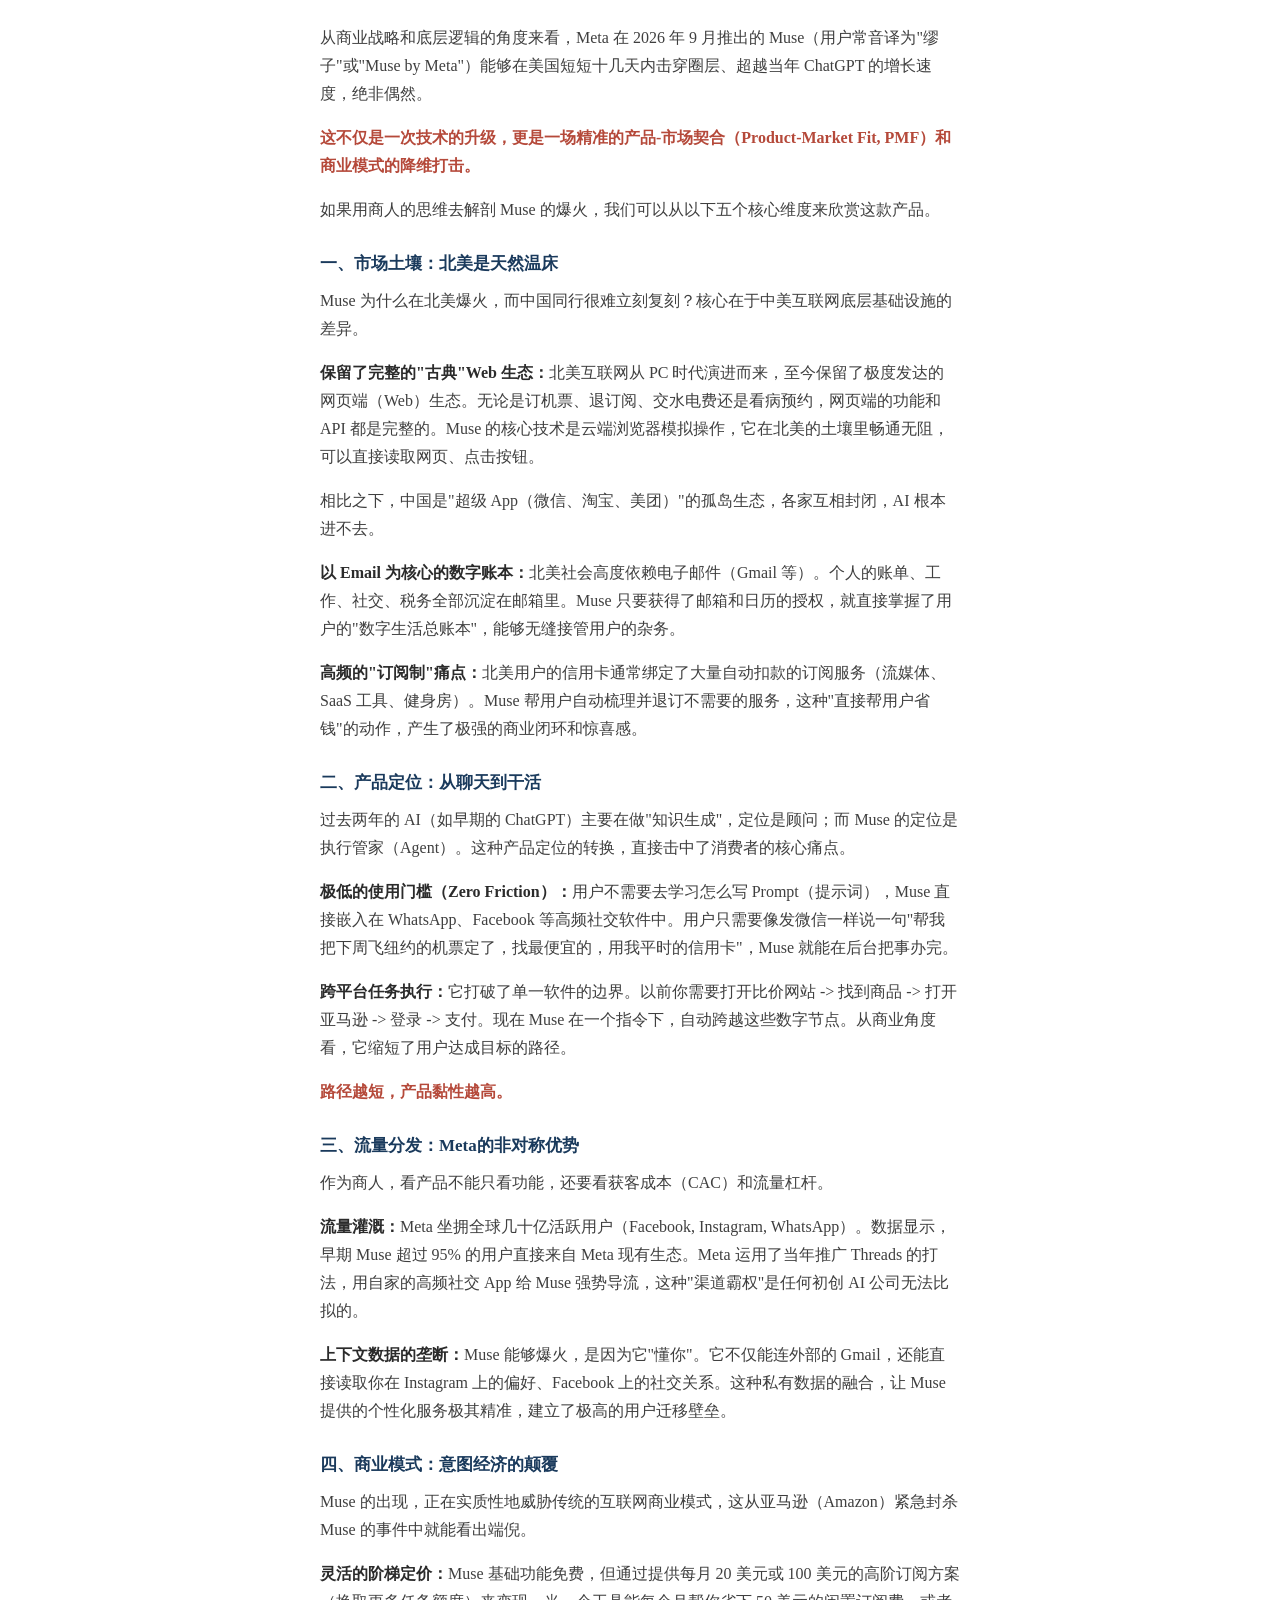
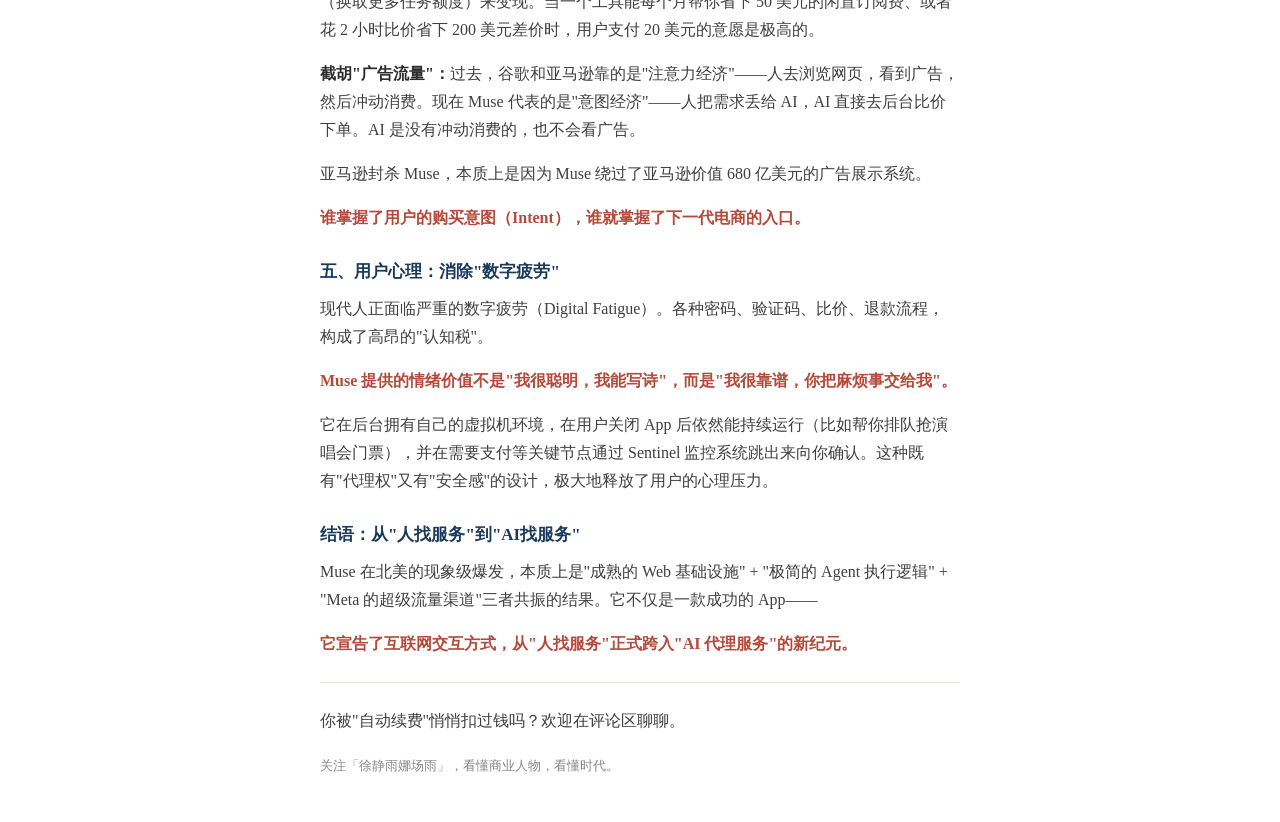
<file: tmp-wechat-draft.html>
<!DOCTYPE html>
<html lang="zh-CN">
<head>
<meta charset="utf-8">
<meta name="viewport" content="width=device-width,initial-scale=1">
<title>排版稿</title>
</head>
<body style="margin:0;padding:24px 18px;background:#ffffff;">
<div style="max-width:640px;margin:0 auto;">
<p style="font-size:16px;color:#3f3f3f;line-height:1.75;margin:0 0 16px;">从商业战略和底层逻辑的角度来看，Meta 在 2026 年 9 月推出的 Muse（用户常音译为"缪子"或"Muse by Meta"）能够在美国短短十几天内击穿圈层、超越当年 ChatGPT 的增长速度，绝非偶然。</p>
<p style="font-size:16px;color:#3f3f3f;line-height:1.75;margin:16px 0;"><strong style="color:#b5493a;">这不仅是一次技术的升级，更是一场精准的产品-市场契合（Product-Market Fit, PMF）和商业模式的降维打击。</strong></p>
<p style="font-size:16px;color:#3f3f3f;line-height:1.75;margin:0 0 16px;">如果用商人的思维去解剖 Muse 的爆火，我们可以从以下五个核心维度来欣赏这款产品。</p>
<h3 style="font-size:17px;font-weight:700;color:#1a3a5c;margin:28px 0 12px;">一、市场土壤：北美是天然温床</h3>
<p style="font-size:16px;color:#3f3f3f;line-height:1.75;margin:0 0 16px;">Muse 为什么在北美爆火，而中国同行很难立刻复刻？核心在于中美互联网底层基础设施的差异。</p>
<p style="font-size:16px;color:#3f3f3f;line-height:1.75;margin:0 0 16px;"><strong style="color:#2b2b2b;">保留了完整的"古典"Web 生态：</strong>北美互联网从 PC 时代演进而来，至今保留了极度发达的网页端（Web）生态。无论是订机票、退订阅、交水电费还是看病预约，网页端的功能和 API 都是完整的。Muse 的核心技术是云端浏览器模拟操作，它在北美的土壤里畅通无阻，可以直接读取网页、点击按钮。</p>
<p style="font-size:16px;color:#3f3f3f;line-height:1.75;margin:0 0 16px;">相比之下，中国是"超级 App（微信、淘宝、美团）"的孤岛生态，各家互相封闭，AI 根本进不去。</p>
<p style="font-size:16px;color:#3f3f3f;line-height:1.75;margin:0 0 16px;"><strong style="color:#2b2b2b;">以 Email 为核心的数字账本：</strong>北美社会高度依赖电子邮件（Gmail 等）。个人的账单、工作、社交、税务全部沉淀在邮箱里。Muse 只要获得了邮箱和日历的授权，就直接掌握了用户的"数字生活总账本"，能够无缝接管用户的杂务。</p>
<p style="font-size:16px;color:#3f3f3f;line-height:1.75;margin:0 0 16px;"><strong style="color:#2b2b2b;">高频的"订阅制"痛点：</strong>北美用户的信用卡通常绑定了大量自动扣款的订阅服务（流媒体、SaaS 工具、健身房）。Muse 帮用户自动梳理并退订不需要的服务，这种"直接帮用户省钱"的动作，产生了极强的商业闭环和惊喜感。</p>
<h3 style="font-size:17px;font-weight:700;color:#1a3a5c;margin:28px 0 12px;">二、产品定位：从聊天到干活</h3>
<p style="font-size:16px;color:#3f3f3f;line-height:1.75;margin:0 0 16px;">过去两年的 AI（如早期的 ChatGPT）主要在做"知识生成"，定位是顾问；而 Muse 的定位是执行管家（Agent）。这种产品定位的转换，直接击中了消费者的核心痛点。</p>
<p style="font-size:16px;color:#3f3f3f;line-height:1.75;margin:0 0 16px;"><strong style="color:#2b2b2b;">极低的使用门槛（Zero Friction）：</strong>用户不需要去学习怎么写 Prompt（提示词），Muse 直接嵌入在 WhatsApp、Facebook 等高频社交软件中。用户只需要像发微信一样说一句"帮我把下周飞纽约的机票定了，找最便宜的，用我平时的信用卡"，Muse 就能在后台把事办完。</p>
<p style="font-size:16px;color:#3f3f3f;line-height:1.75;margin:0 0 16px;"><strong style="color:#2b2b2b;">跨平台任务执行：</strong>它打破了单一软件的边界。以前你需要打开比价网站 -&gt; 找到商品 -&gt; 打开亚马逊 -&gt; 登录 -&gt; 支付。现在 Muse 在一个指令下，自动跨越这些数字节点。从商业角度看，它缩短了用户达成目标的路径。</p>
<p style="font-size:16px;color:#3f3f3f;line-height:1.75;margin:16px 0;"><strong style="color:#b5493a;">路径越短，产品黏性越高。</strong></p>
<h3 style="font-size:17px;font-weight:700;color:#1a3a5c;margin:28px 0 12px;">三、流量分发：Meta的非对称优势</h3>
<p style="font-size:16px;color:#3f3f3f;line-height:1.75;margin:0 0 16px;">作为商人，看产品不能只看功能，还要看获客成本（CAC）和流量杠杆。</p>
<p style="font-size:16px;color:#3f3f3f;line-height:1.75;margin:0 0 16px;"><strong style="color:#2b2b2b;">流量灌溉：</strong>Meta 坐拥全球几十亿活跃用户（Facebook, Instagram, WhatsApp）。数据显示，早期 Muse 超过 95% 的用户直接来自 Meta 现有生态。Meta 运用了当年推广 Threads 的打法，用自家的高频社交 App 给 Muse 强势导流，这种"渠道霸权"是任何初创 AI 公司无法比拟的。</p>
<p style="font-size:16px;color:#3f3f3f;line-height:1.75;margin:0 0 16px;"><strong style="color:#2b2b2b;">上下文数据的垄断：</strong>Muse 能够爆火，是因为它"懂你"。它不仅能连外部的 Gmail，还能直接读取你在 Instagram 上的偏好、Facebook 上的社交关系。这种私有数据的融合，让 Muse 提供的个性化服务极其精准，建立了极高的用户迁移壁垒。</p>
<h3 style="font-size:17px;font-weight:700;color:#1a3a5c;margin:28px 0 12px;">四、商业模式：意图经济的颠覆</h3>
<p style="font-size:16px;color:#3f3f3f;line-height:1.75;margin:0 0 16px;">Muse 的出现，正在实质性地威胁传统的互联网商业模式，这从亚马逊（Amazon）紧急封杀 Muse 的事件中就能看出端倪。</p>
<p style="font-size:16px;color:#3f3f3f;line-height:1.75;margin:0 0 16px;"><strong style="color:#2b2b2b;">灵活的阶梯定价：</strong>Muse 基础功能免费，但通过提供每月 20 美元或 100 美元的高阶订阅方案（换取更多任务额度）来变现。当一个工具能每个月帮你省下 50 美元的闲置订阅费、或者花 2 小时比价省下 200 美元差价时，用户支付 20 美元的意愿是极高的。</p>
<p style="font-size:16px;color:#3f3f3f;line-height:1.75;margin:0 0 16px;"><strong style="color:#2b2b2b;">截胡"广告流量"：</strong>过去，谷歌和亚马逊靠的是"注意力经济"——人去浏览网页，看到广告，然后冲动消费。现在 Muse 代表的是"意图经济"——人把需求丢给 AI，AI 直接去后台比价下单。AI 是没有冲动消费的，也不会看广告。</p>
<p style="font-size:16px;color:#3f3f3f;line-height:1.75;margin:0 0 16px;">亚马逊封杀 Muse，本质上是因为 Muse 绕过了亚马逊价值 680 亿美元的广告展示系统。</p>
<p style="font-size:16px;color:#3f3f3f;line-height:1.75;margin:16px 0;"><strong style="color:#b5493a;">谁掌握了用户的购买意图（Intent），谁就掌握了下一代电商的入口。</strong></p>
<h3 style="font-size:17px;font-weight:700;color:#1a3a5c;margin:28px 0 12px;">五、用户心理：消除"数字疲劳"</h3>
<p style="font-size:16px;color:#3f3f3f;line-height:1.75;margin:0 0 16px;">现代人正面临严重的数字疲劳（Digital Fatigue）。各种密码、验证码、比价、退款流程，构成了高昂的"认知税"。</p>
<p style="font-size:16px;color:#3f3f3f;line-height:1.75;margin:16px 0;"><strong style="color:#b5493a;">Muse 提供的情绪价值不是"我很聪明，我能写诗"，而是"我很靠谱，你把麻烦事交给我"。</strong></p>
<p style="font-size:16px;color:#3f3f3f;line-height:1.75;margin:0 0 16px;">它在后台拥有自己的虚拟机环境，在用户关闭 App 后依然能持续运行（比如帮你排队抢演唱会门票），并在需要支付等关键节点通过 Sentinel 监控系统跳出来向你确认。这种既有"代理权"又有"安全感"的设计，极大地释放了用户的心理压力。</p>
<h3 style="font-size:17px;font-weight:700;color:#1a3a5c;margin:28px 0 12px;">结语：从"人找服务"到"AI找服务"</h3>
<p style="font-size:16px;color:#3f3f3f;line-height:1.75;margin:0 0 16px;">Muse 在北美的现象级爆发，本质上是"成熟的 Web 基础设施" + "极简的 Agent 执行逻辑" + "Meta 的超级流量渠道"三者共振的结果。它不仅是一款成功的 App——</p>
<p style="font-size:16px;color:#3f3f3f;line-height:1.75;margin:16px 0;"><strong style="color:#b5493a;">它宣告了互联网交互方式，从"人找服务"正式跨入"AI 代理服务"的新纪元。</strong></p>
<hr style="border:none;border-top:1px solid #e9e2d2;margin:24px 0;">
<p style="font-size:16px;color:#3f3f3f;line-height:1.75;margin:0 0 16px;">你被"自动续费"悄悄扣过钱吗？欢迎在评论区聊聊。</p>
<p style="font-size:13px;color:#888888;line-height:1.75;margin:20px 0;">关注「徐静雨娜场雨」，看懂商业人物，看懂时代。</p>

</div>
</body>
</html>
</file>
<file: css/styles.css>
/* DeepRead v3.24 — 翻页修复 */
*{box-sizing:border-box;-webkit-tap-highlight-color:transparent}
:root{
  --bg:#ffffff; --card:#ffffff; --ink:#1d1d1f; --sub:#86868b; --line:#e8e8ec;
  --primary:#1d1d1f; --primary-ink:#ffffff; --accent:#b5493a; --gold:#c9a86a;
  --seal:#b5493a;
  --serif:"Noto Serif SC","Songti SC","STSong","SimSun",serif;
  --r:18px; --shadow:0 6px 24px rgba(43,38,32,.06);
}
html,body{margin:0;padding:0;height:100%}
body{background:var(--bg);color:var(--ink);
  font-family:-apple-system,"PingFang SC","Hiragino Sans GB","Microsoft YaHei",sans-serif;
  font-size:16px;line-height:1.6;}
.serif{font-family:var(--serif);}
#app{max-width:520px;margin:0 auto;min-height:100vh;position:relative;background:var(--bg);
  padding-bottom:calc(76px + env(safe-area-inset-bottom));}
body.in-reader #app,body.in-splash #app{padding-bottom:0}
.hidden{display:none!important}
button{font-family:inherit}

/* ---------- 启动页 ---------- */
#view-splash{min-height:100vh;display:flex;flex-direction:column;align-items:center;justify-content:center;
  background:#fff;padding:32px;text-align:center}
.splash-logo{width:96px;height:96px;border-radius:26px;box-shadow:var(--shadow);margin-bottom:22px}
.splash-logo img{width:100%;height:100%;border-radius:26px}
#view-splash h1{font-size:34px;margin:0 0 10px;letter-spacing:1px}
#view-splash .slogan{color:var(--sub);font-size:15px;margin:0 0 48px;line-height:1.8}
#btn-start{width:100%;max-width:320px}

/* ---------- 顶部栏 ---------- */
.topbar{position:sticky;top:0;z-index:20;background:rgba(255,255,255,.92);
  backdrop-filter:blur(12px);padding:14px 18px 8px;display:flex;align-items:center;justify-content:space-between}
.topbar .brand{font-size:19px;font-weight:700;display:flex;align-items:center;gap:8px}
.topbar .brand img{width:28px;height:28px;border-radius:8px}
.topbar .btn-ghost{flex:none}

/* ---------- 首页 ---------- */
#view-home{padding:6px 18px 20px}
.qa-grid{display:grid;grid-template-columns:repeat(4,1fr);gap:10px;margin-bottom:22px}
.sec-head{display:flex;justify-content:space-between;align-items:center;margin:4px 2px 12px}
.sec-head h3{margin:0;font-size:17px}
.sec-head .more{color:var(--sub);font-size:13px;background:none;border:none;cursor:pointer}

/* ---------- 书架 ---------- */
#view-shelf{padding:6px 18px 20px}
.book-row{display:flex;gap:14px;background:var(--card);border-radius:var(--r);padding:14px;margin-bottom:12px;
  box-shadow:var(--shadow);cursor:pointer;align-items:center}
.book-row .info{flex:1;min-width:0}
.book-row .title{font-weight:700;font-size:16px;white-space:nowrap;overflow:hidden;text-overflow:ellipsis}
.book-row .meta{color:var(--sub);font-size:13px;margin-top:4px}
.book-row .prog{height:5px;background:var(--line);border-radius:3px;margin-top:10px;overflow:hidden}
.book-row .prog i{display:block;height:100%;background:var(--primary);border-radius:3px}
.book-row .ops{display:flex;gap:4px}
.cover{border-radius:10px;display:flex;align-items:center;justify-content:center;color:#fff;font-weight:700;
  text-align:center;overflow:hidden;flex:none}
.cover.sm{width:56px;height:74px;font-size:13px;padding:6px}
.cover.lg{width:150px;height:200px;font-size:19px;padding:14px;border-radius:14px;box-shadow:var(--shadow)}
.empty{text-align:center;color:var(--sub);padding:60px 20px}
.empty .empty-icon{font-size:52px;margin-bottom:12px}

/* ---------- 搜书 ---------- */
#view-search{padding:6px 18px 20px}
.sr{background:var(--card);border-radius:14px;padding:14px 16px;margin-bottom:10px;box-shadow:var(--shadow)}
.sr .t{font-weight:700}
.sr .a{color:var(--sub);font-size:13px;margin:2px 0 8px}
.sr .ops{display:flex;gap:8px;flex-wrap:wrap}

/* ---------- 书籍详情 ---------- */
#view-detail{padding:0 0 20px}
.dt-nav{position:sticky;top:0;z-index:20;display:flex;justify-content:space-between;align-items:center;
  padding:14px 18px;background:rgba(255,255,255,.92);backdrop-filter:blur(12px)}
.dt-hero{display:flex;flex-direction:column;align-items:center;padding:14px 24px 6px;text-align:center}
.dt-hero h2{margin:16px 0 4px;font-size:22px}
.dt-hero .sub{color:var(--sub);font-size:14px;margin:0}
.dt-tags{display:flex;gap:8px;justify-content:center;margin:12px 0 4px;flex-wrap:wrap}
.dt-tags span{font-size:12px;color:var(--sub);background:#fff;border:1px solid var(--line);border-radius:20px;padding:4px 12px}
.dt-desc{color:#5a6274;font-size:14px;line-height:1.9;padding:8px 26px}
.dt-actions{display:flex;gap:12px;padding:14px 24px}
.dt-actions .btn-primary,.dt-actions .btn-soft{flex:1}
.toc-head{display:flex;justify-content:space-between;align-items:center;padding:8px 24px;color:var(--sub);font-size:13px}
.toc{background:var(--card);border-radius:var(--r);margin:0 18px;box-shadow:var(--shadow);overflow:hidden}
.toc-item{display:flex;align-items:center;gap:12px;padding:13px 16px;border-bottom:1px solid var(--line);cursor:pointer}
.toc-item:last-child{border-bottom:none}
.toc-item .n{color:var(--sub);font-size:13px;width:22px}
.toc-item .t{flex:1;font-size:15px;white-space:nowrap;overflow:hidden;text-overflow:ellipsis}
.toc-item .c{color:var(--sub);font-size:12px}
.toc-item .go{color:var(--sub)}

/* ---------- 阅读器（v3.16 参考图重设计：左右滑动翻页） ---------- */
#view-reader{background:#fff;display:flex;flex-direction:column;height:100dvh}
#reader-bar{display:flex;align-items:center;gap:10px;padding:14px 16px 10px;flex:none}
#reader-bar .icon-btn{flex:none}
.reader-ch{flex:1;min-width:0;font-size:13px;color:#8e8e93;white-space:nowrap;overflow:hidden;text-overflow:ellipsis;cursor:pointer}
.reader-count{flex:none;font-size:13px;color:#8e8e93;font-variant-numeric:tabular-nums}
#reader-pages{flex:1;min-height:0;overflow-x:auto;overflow-y:hidden;scrollbar-width:none;overflow-anchor:none;-webkit-overflow-scrolling:touch;
  box-sizing:border-box;padding:12px;column-gap:24px;column-fill:auto}
#reader-pages::-webkit-scrollbar{display:none}
#content{font-size:18px;line-height:2.0;color:#1d1d1f;text-align:justify;orphans:3;widows:3}
#content .ch-title{display:block;break-before:column;break-inside:avoid;text-align:center;
  font-family:Georgia,'Songti SC','STSong',serif;
  font-size:23px;font-weight:700;margin:0 0 1em;line-height:1.5}
#content .sent{border-radius:6px;transition:background .25s;cursor:pointer}
#content .sent.active{background:#f1f1f4;box-shadow:0 0 0 3px #f1f1f4}
#content[data-theme=day]{background:#fff;color:#1d1d1f}
#content[data-theme=sepia]{background:#f6efe0;color:#4a3f2c}
#content[data-theme=ink]{background:#101418;color:#d7dce2}
#content[data-theme=night]{background:#14101d;color:#e8e2f5}
#content[data-theme=night] .sent.active{background:#4a3f6b;box-shadow:0 0 0 3px #4a3f6b}
#content[data-theme=blue]{background:#e8f0f8;color:#2c3e50}
#content[data-theme=green]{background:#e8f5e9;color:#2e4a2e}
#content[data-theme=yellow]{background:#fff9e6;color:#5a4a1a}
#content[data-theme=pink]{background:#fce4ec;color:#4a2c35}
#content[data-theme=gray]{background:#f0f0f0;color:#333}
#content[data-theme=darkblue]{background:#1a2332;color:#d0dce8}
#content[data-theme=darkblue] .sent.active{background:#2a3a55;box-shadow:0 0 0 3px #2a3a55}
/* 底部播放条 */
#reader-player{flex:none;background:#fff;border-top:1px solid #f0f0f2;z-index:30;
  padding-bottom:env(safe-area-inset-bottom)}
#rp-progress{height:3px;background:#f0f0f2;cursor:pointer}
#rp-fill{height:100%;width:0;background:linear-gradient(90deg,#6d5cff,#a855f7);border-radius:0 2px 2px 0;transition:width .3s}
.rp-row{display:flex;align-items:center;gap:12px;padding:12px 18px 16px}
.rp-cover{width:46px;height:46px;border-radius:50%;flex:none;cursor:pointer}
.rp-btn{flex:none;width:42px;height:42px;border-radius:50%;border:none;background:#f2f2f4;color:#1d1d1f;
  font-size:18px;cursor:pointer;display:flex;align-items:center;justify-content:center}
.rp-play{flex:none;width:58px;height:58px;border-radius:50%;border:none;background:#1d1d1f;color:#fff;
  font-size:22px;cursor:pointer;display:flex;align-items:center;justify-content:center}
.rp-speed{flex:none;border:none;background:none;font-size:14px;color:#8e8e93;cursor:pointer;min-width:44px}
/* 音色小组件 */
#voice-fab{position:fixed;right:18px;bottom:118px;z-index:40;width:52px;height:52px;border-radius:50%;
  border:none;background:#fff;box-shadow:0 6px 20px rgba(0,0,0,.14);font-size:23px;cursor:pointer;
  display:flex;align-items:center;justify-content:center}
body:not(.in-reader) #voice-fab{display:none}
#voice-sheet-list{max-height:52dvh;overflow-y:auto;padding:2px 18px 8px}
.vs-sec{font-size:13px;font-weight:700;color:#8e8e93;margin:14px 0 6px}
.vs-row{display:flex;align-items:center;gap:10px;padding:10px 0;border-bottom:1px solid #f4f4f6}
.vs-row:last-child{border-bottom:none}

/* ---------- 迷你播放器 ---------- */
#mini-player{position:fixed;bottom:calc(76px + env(safe-area-inset-bottom));left:50%;transform:translateX(-50%);
  width:calc(100% - 24px);max-width:496px;z-index:25;background:#202b45;color:#fff;border-radius:16px;
  display:flex;align-items:center;gap:12px;padding:10px 14px;box-shadow:0 10px 30px rgba(32,43,69,.35);cursor:pointer}
body.in-reader #mini-player{display:none}
#mini-player .cover.sm{width:40px;height:52px;font-size:10px;border-radius:8px}
#mp-title{flex:1;font-size:14px;font-weight:600;white-space:nowrap;overflow:hidden;text-overflow:ellipsis}
#mp-pos{font-size:12px;opacity:.65}
#mp-play{border:none;background:rgba(255,255,255,.16);color:#fff;width:40px;height:40px;border-radius:50%;
  font-size:17px;cursor:pointer;flex:none}

/* ---------- 完整播放器 ---------- */
#player-full{position:fixed;inset:0;z-index:60;background:#fff;
  display:flex;flex-direction:column}
#player-full .fp-nav,#player-full .fp-hero,#player-full .fp-controls,#player-full .fp-tools{width:100%;max-width:520px;margin-left:auto;margin-right:auto;box-sizing:border-box}
#player-full .fp-nav{display:flex;justify-content:space-between;align-items:center;padding:16px 18px}
.fp-hero{flex:1;display:flex;flex-direction:column;align-items:center;justify-content:center;padding:10px 30px}
.fp-hero h2{margin:20px 0 4px;font-size:21px;text-align:center}
.fp-hero .sub{color:var(--sub);font-size:14px;margin:0 0 4px;text-align:center}
.fp-progress{width:100%;margin-top:26px}
#fp-seek{width:100%;accent-color:var(--primary)}
.fp-times{display:flex;justify-content:space-between;color:var(--sub);font-size:12px;margin-top:2px}
.fp-controls{display:flex;align-items:center;justify-content:center;gap:34px;margin:26px 0 10px}
.fp-skip{border:none;background:none;font-size:15px;color:var(--ink);cursor:pointer;display:flex;flex-direction:column;align-items:center;gap:2px}
.fp-skip b{font-size:21px}
#fp-play{border:none;background:var(--primary);color:#fff;width:76px;height:76px;border-radius:50%;
  font-size:30px;cursor:pointer;box-shadow:0 12px 28px rgba(32,43,69,.35)}
.fp-tools{display:flex;justify-content:center;gap:44px;padding:18px 0 calc(30px + env(safe-area-inset-bottom))}
.fp-tool{border:none;background:none;color:var(--ink);font-size:13px;cursor:pointer;display:flex;flex-direction:column;align-items:center;gap:5px}
.fp-tool b{font-size:20px;font-weight:400}
.fp-tool.on{color:var(--accent)}

/* ---------- 底部导航 ---------- */
#tabbar{position:fixed;bottom:0;left:50%;transform:translateX(-50%);width:100%;max-width:520px;z-index:40;
  background:rgba(255,255,255,.97);backdrop-filter:blur(14px);border-top:1px solid var(--line);
  display:flex;padding:8px 6px calc(8px + env(safe-area-inset-bottom))}
body.in-reader #tabbar,body.in-splash #tabbar{display:none}
.tab{flex:1;border:none;background:none;display:flex;flex-direction:column;align-items:center;gap:3px;
  font-size:11px;color:var(--sub);cursor:pointer;padding:4px}
.tab .ti{font-size:22px}
.tab.cur{color:var(--primary);font-weight:700}

/* ---------- 我的 ---------- */
#view-mine{padding:6px 18px 20px}
.mine-head{display:flex;align-items:center;gap:14px;background:var(--card);border-radius:var(--r);
  padding:18px;box-shadow:var(--shadow);margin-bottom:16px}
.mine-head img{width:56px;height:56px;border-radius:16px}
.mine-head .t{font-size:18px;font-weight:700}
.mine-head .d{color:var(--sub);font-size:13px}
.set-group{background:var(--card);border-radius:var(--r);box-shadow:var(--shadow);margin-bottom:14px;overflow:hidden}
.set-group .sec{padding:13px 16px 5px;font-size:13px;color:var(--sub);font-weight:700}
.set-group label{display:flex;align-items:center;gap:10px;padding:11px 16px;font-size:15px;border-top:1px solid var(--line)}
.set-group .k{flex:none;min-width:76px;color:#5a6274}
.set-group select,.set-group input.txt{flex:1;border:1px solid var(--line);border-radius:10px;padding:9px 12px;
  font-size:14px;min-width:0;background:#f5f5f7}
.set-group input[type=range]{flex:1;accent-color:var(--primary)}
.hint{color:var(--sub);font-size:12.5px;line-height:1.7;padding:4px 16px 14px;margin:0}

/* ---------- 按钮 ---------- */
.btn-primary{background:var(--primary);color:var(--primary-ink);border:none;border-radius:14px;
  padding:14px 20px;font-size:16px;font-weight:700;cursor:pointer}
.btn-primary.sm{padding:10px 18px;font-size:14px;border-radius:11px;flex:none}
.btn-soft{background:#f5f5f7;color:var(--primary);border:none;border-radius:14px;padding:14px 20px;
  font-size:16px;font-weight:700;cursor:pointer;display:flex;align-items:center;justify-content:center;gap:8px}
.btn-ghost{background:#fff;border:1px solid var(--line);border-radius:11px;padding:8px 14px;font-size:14px;
  cursor:pointer;color:var(--ink)}
.icon-btn{border:none;background:none;font-size:21px;cursor:pointer;color:var(--ink);padding:6px}

/* ---------- 抽屉 / 浮层 ---------- */
/* v3.101：按钮 3D 按压感——按下瞬间下沉 1px + 缩小 2%，像按实体键；松开即回弹 */
button, .ch, .cd-seg-btn, .rbm-row, .tab, .voice-row, .vs-chip, .pb-rowcard{transition:transform .08s ease, box-shadow .08s ease}
button:active, .ch:active, .cd-seg-btn:active, .rbm-row:active, .tab:active, .voice-row:active, .vs-chip:active, .pb-rowcard:active{transform:translateY(1px) scale(.98)}
/* v3.99：目录抽屉改底部弹窗（对齐 Readify 参考图：拖动把手 + 三页签 + 干净章节列表） */
.drawer{position:fixed;left:50%;transform:translateX(-50%);bottom:0;top:auto;width:100%;max-width:520px;max-height:82vh;background:#fff;z-index:70;
  border-radius:22px 22px 0 0;box-shadow:0 -12px 40px rgba(0,0,0,.14);display:flex;flex-direction:column;
  padding:8px 0 calc(20px + env(safe-area-inset-bottom))}
.cd-handle{width:40px;height:4px;border-radius:2px;background:#d9d9de;margin:4px auto 6px;flex:none;touch-action:none}
#chapter-list{overflow-y:auto;flex:1}
#chapter-list .ch{display:flex;align-items:center;justify-content:space-between;gap:12px;padding:14px 20px;border-bottom:1px solid var(--line);font-size:15px;cursor:pointer;color:#111}
#chapter-list .ch .ch-chev{width:18px;flex:none;text-align:center;color:#999;font-size:16px;line-height:1;transition:transform .2s;cursor:pointer}
#chapter-list .ch .ch-chev.open{transform:rotate(90deg)}
#chapter-list .ch .ch-chev-sp{width:18px;flex:none}
#chapter-list .ch .ch-t{flex:1;min-width:0;overflow:hidden;text-overflow:ellipsis;white-space:nowrap}
#chapter-list .ch .ch-check{display:none;width:22px;height:22px;flex:none;border-radius:50%;background:#4a6cf7;color:#fff;align-items:center;justify-content:center;font-size:13px;font-weight:700}
#chapter-list .ch.cur{color:#4a6cf7;font-weight:600;background:#eef2ff}
#chapter-list .ch.cur .ch-check{display:flex}
.sheet{position:fixed;left:50%;transform:translateX(-50%);bottom:0;width:100%;max-width:520px;z-index:70;
  background:#fff;border-radius:22px 22px 0 0;max-height:82vh;overflow-y:auto;
  padding:8px 18px calc(20px + env(safe-area-inset-bottom));box-shadow:0 -12px 40px rgba(0,0,0,.14)}
.sheet.tall{top:8vh;bottom:auto;border-radius:22px;max-height:84vh}
.sheet-head{display:flex;justify-content:space-between;align-items:center;font-size:17px;font-weight:700;
  padding:12px 0;position:sticky;top:0;background:#fff}
.sheet label{display:flex;align-items:center;gap:10px;margin:10px 0;font-size:15px}
.sheet select,.sheet input.txt,.sheet textarea{border:1px solid var(--line);border-radius:10px;padding:10px 12px;
  font-size:14px;width:100%;background:#f5f5f7}
.sheet input[type=range]{accent-color:var(--primary)}
.sheet .sec{font-size:13px;color:var(--sub);font-weight:700;margin:16px 0 4px}
.ai-tabs{display:flex;gap:8px;margin:6px 0 12px}
.ai-tab{flex:1;border:1px solid var(--line);background:#f5f5f7;border-radius:11px;padding:9px;font-size:14px;cursor:pointer}
.ai-tab.cur{background:var(--primary);color:#fff;border-color:var(--primary);font-weight:700}
#ai-out{margin-top:14px;font-size:15px;line-height:1.9;white-space:pre-wrap}
#ai-out .card{background:#f5f5f7;border:1px solid var(--line);border-radius:14px;padding:14px;margin-bottom:10px}
#ai-out .card h4{margin:0 0 8px;font-size:14px;color:var(--accent)}
#ai-out .card p{margin:6px 0;font-size:14.5px}
#ai-out .card.playing{border-color:var(--gold);box-shadow:0 0 0 2px var(--gold)}
.ai-foot{display:flex;gap:10px;margin-top:12px}
.sel-tip{position:fixed;bottom:170px;left:50%;transform:translateX(-50%);z-index:65;background:#202b45;color:#fff;
  border-radius:30px;padding:8px 8px 8px 18px;font-size:14px;display:flex;align-items:center;gap:10px;
  box-shadow:0 10px 30px rgba(0,0,0,.25)}
.toast{position:fixed;bottom:110px;left:50%;transform:translateX(-50%);background:rgba(27,36,54,.94);color:#fff;
  padding:11px 22px;border-radius:30px;font-size:14px;z-index:90;max-width:86%;text-align:center}
.loading{position:fixed;inset:0;z-index:100;background:rgba(255,255,255,.85);display:flex;flex-direction:column;
  align-items:center;justify-content:center;gap:14px;color:var(--sub)}
.spin{width:38px;height:38px;border:4px solid var(--line);border-top-color:var(--primary);border-radius:50%;
  animation:sp 0.8s linear infinite}
@keyframes sp{to{transform:rotate(360deg)}}
.ai-actions{display:flex;gap:8px;margin:8px 0}
.ai-actions .btn-ghost{flex:1}
.ai-actions .btn-primary{flex:2}
.btn-ghost.recording{background:#ffe9e9;border-color:#e5484d;color:#e5484d;animation:pulse 1.2s infinite}
@keyframes pulse{50%{opacity:.6}}
.avatar-btn{width:40px;height:40px;border-radius:50%;border:none;cursor:pointer;
  background:var(--seal);color:#fff;font-family:var(--serif);font-size:18px;font-weight:700;
  box-shadow:var(--shadow)}
.avatar-btn.lg{width:56px;height:56px;font-size:24px;border-radius:16px}

/* ---------- 横幅轮播 ---------- */
.banner{position:relative;margin:0 20px 22px;border-radius:var(--r);overflow:hidden;
  box-shadow:var(--shadow);cursor:pointer}
.banner .slide{flex:0 0 100%;height:150px;background-size:cover;background-position:center;
  display:flex;flex-direction:column;justify-content:center;padding:0 24px;position:relative}
.banner .slide .s-t{font-size:24px;font-weight:700;letter-spacing:3px;color:var(--ink);margin-bottom:8px;
  text-shadow:0 1px 8px rgba(255,255,255,.9)}

/* ---------- 横向滚动 ---------- */
.h-scroll{display:flex;gap:14px;overflow-x:auto;padding:2px 20px 8px;margin:0 -20px;
  scrollbar-width:none;-webkit-overflow-scrolling:touch}
.h-scroll::-webkit-scrollbar{display:none}
.spine{width:96px;height:128px;border-radius:8px;display:flex;align-items:center;justify-content:center;
  box-shadow:var(--shadow);position:relative;overflow:hidden}
.spine::before{content:"";position:absolute;left:10px;top:0;bottom:0;width:1px;background:rgba(255,255,255,.25)}
.spine span{writing-mode:vertical-rl;font-family:var(--serif);font-size:17px;font-weight:700;
  letter-spacing:6px;color:#f2e8d5;text-shadow:0 1px 4px rgba(0,0,0,.3)}
.ring{width:120px;height:120px;transform:rotate(-90deg)}
.ring circle{fill:none;stroke-width:9;stroke-linecap:round}
.ring .ring-fg{stroke:var(--seal);stroke-dasharray:327;stroke-dashoffset:327;transition:stroke-dashoffset .8s ease}
#view-library{padding-bottom:8px}

/* 书架行 · Readify 式 */
.book-row .cov-wrap{position:relative;flex:none}
.book-row .title{font-family:var(--serif)}

/* ---------- 底部导航（3键） ---------- */
#tabbar{justify-content:space-around;align-items:flex-end;background:rgba(255,255,255,.97)}

/* ---------- 底部弹窗 ---------- */
.scrim{position:fixed;inset:0;background:rgba(30,25,18,.45);z-index:60;backdrop-filter:blur(2px)}
.sheet.bottom{position:fixed;left:50%;transform:translateX(-50%);bottom:0;width:100%;max-width:520px;
  z-index:61;background:var(--card);border-radius:22px 22px 0 0;padding:10px 22px calc(26px + env(safe-area-inset-bottom));
  box-shadow:0 -8px 40px rgba(43,38,32,.16);max-height:82vh;overflow-y:auto}
.sheet .grab{width:40px;height:4px;border-radius:2px;background:var(--line);margin:4px auto 14px}
.sheet-title{font-size:20px;font-weight:700;letter-spacing:2px;text-align:left}
.sheet-sub{color:var(--sub);font-size:13px;margin:6px 0 16px}
.imp-opt{display:flex;align-items:center;gap:16px;width:100%;border:none;background:#f5f5f7;
  border-radius:14px;padding:16px;margin-bottom:12px;cursor:pointer;font-size:16px;color:var(--ink)}
.imp-opt:active{background:var(--line)}
.imp-opt .io-ic{font-size:24px}
.imp-opt .io-t{flex:1;text-align:left;font-weight:500}
.imp-opt i{font-style:normal;color:var(--sub)}
.txt.big{width:100%;border:1px solid var(--line);border-radius:12px;padding:13px 15px;font-size:15px;
  background:#f5f5f7;color:var(--ink);font-family:inherit}
textarea.txt.big{resize:vertical;min-height:150px;line-height:1.7}

/* ---------- 首页区块 ---------- */
#view-home{padding-bottom:8px}
#view-home .sec-head{padding:0 20px}
#view-home .sec-head h3{font-size:19px;letter-spacing:2px}
#view-library .sec-head{padding:0 20px}

/* 顶栏品牌衬线化 */
.topbar .brand{font-family:var(--serif);letter-spacing:1px}
.sec-head h3{font-family:var(--serif)}
.book-row .title{font-family:var(--serif)}
#dt-title{font-family:var(--serif)}

/* 空状态 */
.empty .serif{font-size:17px}

/* mini 播放器圆角适配 */
#mini-player{border:1px solid var(--line)}

/* ================= v3.6 新增：声音中心 ================= */
#view-voice{padding:6px 18px 20px}
.voice-tabs{display:flex;gap:8px;margin:8px 0 16px}
.vt{flex:1;border:1px solid var(--line);background:var(--card);border-radius:12px;
  padding:10px;font-size:15px;cursor:pointer;color:var(--sub);font-weight:600}
.vt.cur{background:var(--primary);color:var(--primary-ink);border-color:var(--primary)}
.chips{display:flex;gap:8px;overflow-x:auto;padding:2px 0 12px;scrollbar-width:none}
.chips::-webkit-scrollbar{display:none}
.chip{flex:none;border:1px solid var(--line);background:var(--card);border-radius:999px;
  padding:7px 16px;font-size:13px;color:var(--sub);cursor:pointer}
.chip.cur{background:var(--ink);color:#ffffff;border-color:var(--ink);font-weight:700}

/* 音色卡片 */
.v-card{display:flex;gap:14px;align-items:center;background:var(--card);border-radius:var(--r);
  padding:14px 16px;margin-bottom:12px;box-shadow:var(--shadow);border:1px solid var(--line)}
.v-ava{width:52px;height:52px;border-radius:50%;flex:none;display:flex;align-items:center;justify-content:center;
  color:#fff;font-family:var(--serif);font-size:22px;font-weight:700}
.v-info{flex:1;min-width:0}
.v-name{font-family:var(--serif);font-size:16px;font-weight:700;display:flex;align-items:center;gap:8px}
.v-cur{font-size:11px;color:var(--seal);border:1px solid var(--seal);border-radius:6px;
  padding:1px 7px;font-family:sans-serif;font-weight:600}
.v-src{font-size:11px;color:var(--sub);font-family:sans-serif;font-weight:400}
.v-tags{display:flex;gap:6px;margin-top:5px;flex-wrap:wrap}
.v-tags span{font-size:11px;color:var(--sub);background:#f5f5f7;border-radius:6px;padding:2px 8px}
.v-desc{font-size:12.5px;color:var(--sub);margin-top:5px;white-space:nowrap;overflow:hidden;text-overflow:ellipsis}
.v-ops{display:flex;gap:6px;align-items:center;flex:none}
.v-btn{border:1px solid var(--line);background:var(--bg);border-radius:10px;min-width:38px;height:38px;
  font-size:15px;cursor:pointer;color:var(--ink);display:flex;align-items:center;justify-content:center;padding:0 8px}
.v-btn.play{border-radius:50%;width:38px}
.v-btn.fav.on{color:var(--seal);border-color:var(--seal)}
.v-btn.use{background:var(--ink);color:#ffffff;border-color:var(--ink);font-size:13px;font-weight:700}
.v-btn.del{font-size:15px}

/* 克隆 */
#clone-sheet .sec{font-size:14px;font-weight:700;margin:14px 0 10px}
#btn-rec.recording{background:#ffe9e9;border-color:#e5484d;color:#e5484d}
#clone-sheet label{display:flex;align-items:center;gap:10px;margin:10px 0;font-size:15px}
#clone-sheet .k{flex:none;min-width:76px;color:#5a6274}
#clone-sheet input.txt{flex:1;border:1px solid var(--line);border-radius:10px;padding:10px 12px;font-size:14px;background:#f5f5f7}

/* 多角色 */
.cast-start{text-align:center;padding:20px 6px}
.cast-start .empty-icon{font-size:52px;margin-bottom:12px}
.cast-progress{text-align:center;padding:44px 20px}
.cast-progress .spin{margin:0 auto 18px}
.cast-progress .serif{font-size:17px;margin:0 0 8px}
.pbar{height:6px;background:var(--line);border-radius:3px;margin:22px 30px 0;overflow:hidden}
.pbar i{display:block;height:100%;width:8%;background:var(--seal);border-radius:3px;transition:width 1s}
.cast-char{display:flex;gap:12px;align-items:center;background:var(--card);border:1px solid var(--line);
  border-radius:14px;padding:12px;margin-bottom:10px}
.cast-char .v-ava{width:44px;height:44px;font-size:19px}
.cast-char .v-info{flex:1;min-width:0}
.cast-sel{display:flex;gap:6px;align-items:center;flex:none}
.cast-sel select{border:1px solid var(--line);border-radius:10px;padding:8px 6px;font-size:13px;
  max-width:130px;background:#f5f5f7}
.cast-narr{display:flex;justify-content:space-between;align-items:center;background:#f5f5f7;
  border-radius:12px;padding:12px 16px;margin-top:6px;font-size:14px}
#cast-body .sub{color:var(--sub);font-size:13px;line-height:1.8}

/* 底部导航 4 键适配 */
#tabbar .tab{font-size:10.5px}
#tabbar .tab .ti{font-size:20px}

/* ===== v3.21 仿真翻页：真书触感 ===== */
#reader-pages{position:relative;overflow-x:hidden;touch-action:pan-y;overflow-anchor:none;perspective:1600px}
/* v3.51 丝滑滑动模式（对标 Readify 原生分页）：浏览器原生处理手势 */
#reader-pages.slide-mode{overflow-x:auto;touch-action:pan-x pan-y;scrollbar-width:none;-ms-overflow-style:none}
#reader-pages.slide-mode::-webkit-scrollbar{display:none}
.flip-leaf{position:absolute;left:0;top:0;width:100%;height:100%;z-index:20;pointer-events:none;
  transform-style:preserve-3d;will-change:transform;background:#fff} /* 背面=纸色 */
.flip-fx{position:absolute;top:0;bottom:0;left:0;width:110px;z-index:19;pointer-events:none;opacity:0;will-change:transform,opacity;
  background:linear-gradient(90deg,rgba(0,0,0,0),rgba(30,22,12,.30),rgba(0,0,0,0))}
.flip-hl{position:absolute;top:0;bottom:0;left:0;width:70px;z-index:19;pointer-events:none;opacity:0;will-change:transform,opacity;
  background:linear-gradient(90deg,rgba(255,255,255,0),rgba(255,255,255,.8),rgba(255,255,255,0))}
.flip-src{width:100%;height:100%;box-sizing:border-box;padding:22px;
  column-gap:24px;column-fill:auto;overflow:hidden;backface-visibility:hidden;
  -webkit-backface-visibility:hidden}
.flip-shade{position:absolute;inset:0;pointer-events:none;opacity:0;backface-visibility:hidden;
  -webkit-backface-visibility:hidden;
  background:linear-gradient(100deg,rgba(0,0,0,0) 28%,rgba(0,0,0,.30) 76%,rgba(0,0,0,.46) 100%)}

/* ================= v3.22：Readify 视觉语言 ================= */
/* S1 衬线标题统一 */
#view-splash h1{font-family:var(--serif)}
.sheet-title{font-family:var(--serif)}

/* S2 黑色胶囊 CTA */
.btn-primary,.btn-soft{border-radius:999px}
.btn-primary.sm{border-radius:999px}
.vt{border-radius:999px}
.ai-tab{border-radius:999px}

/* S3 空状态插画 */
.empty-illus{width:150px;height:112px;margin:0 auto 16px;display:block}
.empty .serif{font-size:19px;color:var(--ink);margin:0 0 8px}
.empty .sub{font-size:13px;margin:0 0 20px}
.empty .btn-primary{min-width:190px}
.recent-card{flex:0 0 auto;width:172px;background:var(--card);border-radius:16px;padding:12px;
  box-shadow:var(--shadow);cursor:pointer;display:flex;gap:11px;align-items:center;border:1px solid var(--line)}
.recent-card .cov-wrap{position:relative;flex:none}
.recent-card .cover{width:48px;height:64px;font-size:11px;border-radius:8px}
.recent-card .info{flex:1;min-width:0}
.recent-card .t{font-family:var(--serif);font-size:14px;font-weight:700;white-space:nowrap;overflow:hidden;text-overflow:ellipsis}
.recent-card .d{font-size:12px;color:var(--sub);margin-top:5px}
.grid-more{position:absolute;top:5px;right:5px;width:28px;height:28px;border-radius:50%;border:none;
  background:rgba(20,16,12,.55);color:#fff;font-size:15px;cursor:pointer;display:flex;align-items:center;justify-content:center;
  backdrop-filter:blur(4px)}
.cover{position:relative}

/* ---------- M2 暖纸主题 ---------- */
#content[data-theme=sepia]{background:#f7f1e2;color:#38312a}
#content[data-theme=sepia] .sent.active{background:#e9dcc0;box-shadow:0 0 0 3px #e9dcc0}
#content[data-theme=sepia] .ch-title{color:#2e2822}

/* ---------- M3 播放器橙色波形 ---------- */
#rp-fill{background:linear-gradient(90deg,#e8822a,#f2a93b)}
#fp-seek{accent-color:#e8822a}
.fp-wave{display:flex;align-items:center;gap:2.5px;height:36px;margin-top:12px;cursor:pointer}
.fp-wave i{flex:1;border-radius:2px;background:#ece5d5;min-height:4px;transform-origin:center;transition:background .3s}
.fp-wave i.on{background:linear-gradient(180deg,#f2a93b,#dd7a1f)}
body.playing .fp-wave i.on{animation:wv 1.15s ease-in-out infinite}
@keyframes wv{50%{transform:scaleY(.5)}}
#mini-player{overflow:hidden}
#mp-bar{position:absolute;top:0;left:0;right:0;height:3px;background:rgba(255,255,255,.14)}
#mp-bar i{display:block;height:100%;width:0;background:linear-gradient(90deg,#e8822a,#f2a93b);transition:width .3s}

/* ---------- L 宽屏深色侧边栏 ---------- */
#sidebar{display:none}
@media(min-width:960px){
  #sidebar{display:flex;position:fixed;left:0;top:0;bottom:0;width:232px;z-index:55;
    background:#1b1b1e;color:#f2f2f4;flex-direction:column;padding:28px 16px;gap:4px}
  .sb-brand{display:flex;align-items:center;gap:11px;padding:0 10px 26px}
  .sb-brand img{width:38px;height:38px;border-radius:11px}
  .sb-brand span{font-family:var(--serif);font-size:20px;font-weight:700;letter-spacing:1px}
  .sb-item{display:flex;align-items:center;gap:13px;border:none;background:none;color:#c9c9cf;
    font-size:15px;padding:12px 14px;border-radius:999px;cursor:pointer;text-align:left;width:100%}
  .sb-item .ti{font-size:19px;width:24px;text-align:center}
  .sb-item.cur{background:rgba(255,255,255,.13);color:#fff;font-weight:700}
  .sb-item:hover{background:rgba(255,255,255,.07)}
  .sb-foot{margin-top:auto;display:flex;flex-direction:column;gap:12px}
  .sb-import{border:1px solid rgba(255,255,255,.28);background:none;color:#fff;border-radius:999px;
    padding:12px;font-size:14px;font-weight:700;cursor:pointer}
  .sb-import:hover{background:rgba(255,255,255,.1)}
  .sb-ver{text-align:center;font-size:11.5px;color:#8e8e96}
  body{padding-left:232px}
  #app{margin:0 auto;max-width:600px}
  #tabbar{display:none!important}
  #mini-player{left:calc(50% + 116px);max-width:480px}
}
/* v3.22 补：通用封面定位 */
.cov-wrap{position:relative;flex:none}

/* 新版本提示条 */
#sw-update-bar{position:fixed;top:0;left:0;right:0;z-index:9999;display:flex;align-items:center;justify-content:center;gap:12px;background:#1d1d1f;color:#fff;font-size:14px;padding:10px 16px;box-shadow:0 2px 12px rgba(0,0,0,.25)}
#sw-update-bar button{border:none;background:#ff9500;color:#fff;font-size:14px;font-weight:700;padding:8px 18px;border-radius:999px;cursor:pointer}

/* AI 排版 sheet */
.ts-opt{display:flex;gap:12px;align-items:flex-start;padding:14px;border:1px solid var(--line,#e5e5ea);border-radius:14px;margin-top:10px;cursor:pointer}
.ts-opt input{margin-top:4px;width:18px;height:18px;flex:none;accent-color:#ff9500}
.ts-opt b{display:block;font-size:15px}
.ts-opt i{display:block;font-style:normal;font-size:12.5px;color:var(--sub,#8e8e93);margin-top:4px;line-height:1.6}
.ts-bar{height:8px;background:#f0f0f2;border-radius:99px;overflow:hidden}
.ts-bar #ts-bar-fill{height:100%;width:0;background:linear-gradient(90deg,#ff9500,#ffb340);border-radius:99px;transition:width .3s}

/* ============ Readify 风格重构（v3.35） ============ */
/* 首页顶栏：粗黑 Logo + 右侧图标 */
.rd-top{display:flex;align-items:center;justify-content:space-between;padding:14px 20px 6px}
.rd-logo{font-size:27px;font-weight:800;letter-spacing:-.5px;color:#111}
.rd-top-icons{display:flex;align-items:center;gap:14px}
.rd-icbtn{background:none;border:none;font-size:21px;color:#111;padding:4px;cursor:pointer}
.rd-avatar{width:38px;height:38px;border-radius:50%;background:#f06292;color:#fff;font-size:14px;font-weight:700;border:none;cursor:pointer}
/* 首页搜索框 */
.rd-search{display:flex;align-items:center;gap:8px;background:#f4f4f6;border-radius:14px;margin:10px 20px 14px;padding:13px 16px;color:#9a9aa0;font-size:14.5px;cursor:pointer}
/* 推广横幅 */
.rd-banner{margin:0 20px 20px;border-radius:16px;overflow:hidden;position:relative;background:#2f3a2e;color:#fff;min-height:118px;display:flex;align-items:center}
.rd-banner .rb-t{font-size:19px;font-weight:800;margin-bottom:4px}
.rd-banner .rb-d{font-size:12.5px;opacity:.75;margin-bottom:10px}
.rd-banner .rb-btn{display:inline-block;background:#c9a86a;color:#fff;font-size:13px;font-weight:700;border-radius:99px;padding:7px 16px;border:none;cursor:pointer}
.rd-banner .rb-bg{position:absolute;right:0;top:0;bottom:0;width:55%;background:linear-gradient(100deg,transparent,#3d4a3a);opacity:.9}
/* 分区标题 */
.rd-sec{display:flex;align-items:center;justify-content:space-between;padding:4px 20px 12px}
.rd-sec h3{font-size:16.5px;font-weight:800;margin:0;color:#111}
.rd-sec .more{color:#111;font-size:16.5px;font-weight:800;background:none;border:none;cursor:pointer;display:flex;align-items:center;gap:2px}
.rd-sec .more small{color:#b0b0b8;font-weight:400;font-size:14px}
/* 横滑书卡 */
.rd-hscroll{display:flex;gap:14px;overflow-x:auto;padding:0 20px 18px;scrollbar-width:none}
.rd-hscroll::-webkit-scrollbar{display:none}
.rd-bcard{flex:0 0 108px;cursor:pointer}
.rd-bcard .cov{position:relative;width:108px;height:148px;border-radius:8px;overflow:hidden;background:#eee;box-shadow:0 2px 8px rgba(0,0,0,.08)}
.rd-bcard .cov img{width:100%;height:100%;object-fit:cover;display:block}
.rd-bcard .cov .ct{position:absolute;inset:0;display:flex;align-items:center;justify-content:center;padding:10px;text-align:center;font-size:13px;font-weight:700;color:#fff}
.rd-bcard .pbdg{position:absolute;right:6px;bottom:6px;background:rgba(0,0,0,.85);color:#fff;font-size:11px;font-weight:700;border-radius:6px;padding:2px 7px}
.rd-bcard .pbdg.done{background:#22a355}
.rd-bcard .nm{font-size:12.5px;color:#333;margin-top:7px;line-height:1.35;height:34px;overflow:hidden;display:-webkit-box;-webkit-line-clamp:2;-webkit-box-orient:vertical}
/* 阅读统计 */
.rd-stat{margin:0 20px 22px;display:flex;justify-content:center;padding:8px 0 4px}
.rd-ring{position:relative;width:230px;height:230px}
.rd-ring svg{width:100%;height:100%;transform:rotate(-90deg)}
.rd-ring .rg-bg{fill:none;stroke:#f1f1f4;stroke-width:11}
.rd-ring .rg-fg{fill:none;stroke:#111;stroke-width:11;stroke-linecap:round;stroke-dasharray:327;stroke-dashoffset:327;transition:stroke-dashoffset .6s}
.rd-ring-c{position:absolute;inset:0;display:flex;flex-direction:column;align-items:center;justify-content:center}
.rd-ring-c .lb{font-size:14px;color:#333;margin-bottom:6px}
.rd-ring-c .tm{font-size:52px;font-weight:800;color:#111;letter-spacing:1px;font-variant-numeric:tabular-nums}
.rd-goal{display:flex;justify-content:center;margin:-6px 0 26px}
.rd-goal button{background:#f4f4f6;border:none;border-radius:99px;padding:9px 20px;font-size:13.5px;color:#333;cursor:pointer}
/* 底部导航：首页 / 大黑＋ / 书架 */
#tabbar{display:flex!important;justify-content:space-around;align-items:center;background:#fff;border-top:1px solid #f0f0f2;padding:8px 0 calc(8px + env(safe-area-inset-bottom))}
#tabbar .tab{display:flex;flex-direction:column;align-items:center;gap:3px;background:none;border:none;font-size:11px;color:#b0b0b8;cursor:pointer;min-width:70px}
#tabbar .tab .ti{font-size:23px;line-height:1}
#tabbar .tab.cur{color:#111}
#tabbar .tab.cur .ti{color:#111}
/* 书架列表行 */
.bk-row{display:flex;gap:14px;padding:14px 20px;cursor:pointer;align-items:flex-start}
.bk-row + .bk-row{border-top:1px solid #f5f5f7}
.bk-row .cov{position:relative;flex:0 0 76px;width:76px;height:106px;border-radius:6px;overflow:hidden;background:#eee;box-shadow:0 2px 6px rgba(0,0,0,.08)}
.bk-row .cov img{width:100%;height:100%;object-fit:cover;display:block}
.bk-row .cov .ct{position:absolute;inset:0;display:flex;align-items:center;justify-content:center;padding:8px;text-align:center;font-size:11px;font-weight:700;color:#fff}
.bk-row .pbdg{position:absolute;right:5px;bottom:5px;background:rgba(0,0,0,.85);color:#fff;font-size:10.5px;font-weight:700;border-radius:5px;padding:2px 6px}
.bk-row .pbdg.done{background:#22a355}
.bk-row .inf{flex:1;min-width:0;padding-top:2px}
.bk-row .t{font-size:16px;font-weight:700;color:#111;line-height:1.4;display:-webkit-box;-webkit-line-clamp:2;-webkit-box-orient:vertical;overflow:hidden}
.bk-row .a{font-size:13px;color:#9a9aa0;margin-top:5px;white-space:nowrap;overflow:hidden;text-overflow:ellipsis}
.bk-row .fb{display:inline-block;background:#f4f4f6;color:#9a9aa0;font-size:11.5px;border-radius:6px;padding:3px 9px;margin-top:9px;letter-spacing:1px}
/* 书架顶栏 */
.rd-lib-top{display:flex;align-items:center;justify-content:space-between;padding:14px 20px 6px}
.rd-lib-top .t{font-size:21px;font-weight:800;color:#111}
.rd-lib-top .ics{display:flex;gap:16px}
/* 搜书页 */
.s-top{display:flex;align-items:center;gap:10px;padding:12px 16px}
.s-back{background:none;border:none;font-size:22px;color:#111;cursor:pointer;padding:4px}
.s-input{flex:1;background:#f4f4f6;border-radius:12px;padding:12px 16px;font-size:15px;border:none;outline:none;color:#111;min-width:0}
.s-go{width:44px;height:44px;border-radius:50%;background:#111;color:#fff;border:none;font-size:18px;cursor:pointer;flex:none;display:flex;align-items:center;justify-content:center}

mark.hl{background:linear-gradient(transparent 55%,#ffe58f 55%);color:inherit;padding:0 1px;border-radius:2px}
mark.hl.has-note{background:linear-gradient(transparent 55%,#ffd666 55%);border-bottom:2px solid #faad14;cursor:pointer}
.note-card{background:#fff;border-radius:12px;padding:14px 16px;margin:0 20px 12px;box-shadow:0 1px 4px rgba(0,0,0,.06)}
.note-card .q{font-size:14px;color:#333;border-left:3px solid #faad14;padding-left:10px;margin-bottom:8px}
.note-card .n{font-size:13px;color:#666;background:#fafafa;border-radius:8px;padding:8px 10px;margin-bottom:6px}
.note-card .meta{font-size:11px;color:#999;display:flex;justify-content:space-between;align-items:center}
.note-card .meta button{font-size:11px;color:#ff4d4f;background:none;border:none}
.chat-msg{max-width:85%;padding:10px 14px;border-radius:14px;margin:0 20px 10px;font-size:14px;line-height:1.6}
.chat-msg.user{background:#1890ff;color:#fff;margin-left:auto;border-bottom-right-radius:4px}
.chat-msg.ai{background:#fff;color:#333;box-shadow:0 1px 3px rgba(0,0,0,.08);border-bottom-left-radius:4px}
.chat-sugg{display:inline-block;font-size:12px;background:#f0f7ff;color:#1890ff;border:1px solid #d6e9ff;border-radius:16px;padding:6px 12px;margin:0 6px 8px 0}

.sent .tr{display:block;font-size:.82em;color:#888;margin-top:2px;line-height:1.5;animation:trIn .45s ease both}
@keyframes trIn{from{opacity:0;transform:translateY(4px)}to{opacity:1;transform:none}}
#content[data-theme=ink] .sent .tr,#content[data-theme=night] .sent .tr,#content[data-theme=darkblue] .sent .tr{color:#999}


/* ---------- AI-assisted book search ---------- */
.search-note{margin:0 18px 8px;color:var(--sub);font-size:12px;line-height:1.55}
.search-ai-toggle{display:flex;align-items:center;gap:8px;margin:0 18px 10px;color:var(--ink);font-size:13px}
.search-ai-toggle input,.clone-consent input{accent-color:var(--primary);width:18px;height:18px;flex:none}
.search-history{display:flex;align-items:center;gap:7px;overflow-x:auto;padding:0 18px 12px;white-space:nowrap}
.search-history:empty{display:none}
.search-history-label{color:var(--sub);font-size:12px;flex:none}
.search-history-chip{border:1px solid var(--line);background:var(--card);border-radius:999px;padding:5px 10px;color:var(--sub);font-size:12px;max-width:150px;overflow:hidden;text-overflow:ellipsis}
.search-loading,.search-empty-source,.search-error{padding:14px 18px;color:var(--sub);font-size:13px}
.search-error{color:#9b3c34}
.search-source-heading{margin:18px 18px 8px;font-size:15px;color:var(--ink)}
.search-source-heading small{margin-left:6px;color:var(--sub);font-size:11px;font-weight:400}
.search-book-card{display:flex;gap:12px;align-items:flex-start}
.search-cover{width:52px;height:72px;object-fit:cover;border-radius:5px;flex:none;background:#f2efe8}
.search-cover-empty{display:flex;align-items:center;justify-content:center;color:#967c52;font-size:12px}
.search-book-main{min-width:0;flex:1}
.search-book-meta{color:var(--sub);font-size:11px;margin:4px 0 8px}
.search-book-card .ops{margin-top:8px}
.search-ai-status{margin:0 18px 8px;padding:8px 10px;background:var(--card);border-radius:9px}

/* ---------- In-book search ---------- */
.reader-find{position:fixed;z-index:80;top:64px;right:12px;width:min(420px,calc(100vw - 24px));max-height:58vh;overflow:auto;padding:10px;background:var(--card);border:1px solid var(--line);border-radius:14px;box-shadow:0 12px 36px rgba(0,0,0,.2)}
.reader-find-top{display:flex;gap:8px;align-items:center}
.reader-find-top input{flex:1;min-width:0;border:1px solid var(--line);border-radius:10px;padding:10px 12px;background:var(--bg);color:var(--ink);font:inherit}
.reader-find-tools{display:flex;align-items:center;gap:6px;padding:8px 2px;color:var(--sub);font-size:12px}
.reader-find-tools span{flex:1}
.reader-find-row{display:flex;flex-direction:column;gap:3px;width:100%;text-align:left;padding:9px 8px;background:transparent;border:0;border-top:1px solid var(--line);color:var(--ink);font:inherit;font-size:12px;line-height:1.45;cursor:pointer}
.reader-find-row.current{background:rgba(190,155,95,.14)}
.reader-find-ch{color:var(--sub);font-size:10px}
.sent.find-hit{background:rgba(238,190,72,.32);border-radius:3px}
.clone-consent{display:flex;align-items:flex-start;gap:9px;margin:12px 0;padding:10px;border-radius:10px;background:var(--card);color:var(--sub);font-size:12px;line-height:1.5}


/* ---------- Apo cinematic reading UI ---------- */
:root{
  --bg:#101012; --card:#1b1b1f; --ink:#f5f5f6; --sub:#aaaab2; --line:#33333a;
  --primary:#e5484d; --primary-ink:#fff; --accent:#ef5960; --gold:#e1b966;
  --seal:#ef5960; --r:10px; --shadow:0 14px 36px rgba(0,0,0,.34);
}
html,body{background:#101012;color:var(--ink)}
#app{max-width:none;width:100%;min-height:100vh;background:#101012;padding-bottom:calc(82px + env(safe-area-inset-bottom))}
button{color:inherit}
button:focus-visible,a:focus-visible,input:focus-visible,select:focus-visible{outline:2px solid #f15a60;outline-offset:3px}
#view-splash{background:#101012;color:#f5f5f6}
#view-splash .slogan{color:#aaaab2}
.topbar{background:rgba(16,16,18,.94);color:var(--ink);border-bottom:1px solid rgba(255,255,255,.06)}
.topbar .brand,.rd-logo{color:#f5f5f6}
#sidebar{background:#101012;color:#f5f5f6;border-right:1px solid #28282d}
#sidebar .sb-brand span{color:#f5f5f6}
#sidebar .sb-item{color:#b9b9c0;border-radius:7px}
#sidebar .sb-item.cur{background:#26262b;color:#fff}
#sidebar .sb-import{background:#e5484d;border-color:#e5484d}
#sidebar .sb-ver{color:#888890}
#view-home{padding:0 0 28px;background:#101012}
.rd-top{position:sticky;top:0;z-index:32;padding:12px 22px 8px;background:linear-gradient(180deg,rgba(16,16,18,.98),rgba(16,16,18,.82));backdrop-filter:blur(14px)}
.rd-logo{font-size:26px;letter-spacing:-.8px;font-weight:800}
.rd-top-icons{gap:10px}
.rd-icbtn{color:#f3f3f5;background:#202024;border-radius:50%;width:40px;height:40px;display:grid;place-items:center}
.rd-icbtn:hover{background:#303037}
.rd-avatar{background:#e5484d;color:#fff;width:38px;height:38px}
.rd-search{margin:9px 22px 14px;padding:12px 15px;background:#222226;color:#bdbdc4;border:1px solid #39393f;border-radius:7px;box-shadow:none}
.rd-search span:first-child{color:#ef5960}
.rd-banner{margin:0 0 30px;min-height:390px;height:min(62vh,600px);border-radius:0;align-items:flex-end;background:
 radial-gradient(ellipse at 76% 38%,rgba(130,47,53,.32),transparent 43%),
 radial-gradient(ellipse at 35% 76%,rgba(131,87,52,.25),transparent 42%),
 linear-gradient(110deg,#272326 0%,#191719 44%,#111113 100%);isolation:isolate}
.rd-banner::before{content:'';position:absolute;inset:0;background:linear-gradient(90deg,rgba(16,16,18,.95) 0%,rgba(16,16,18,.68) 43%,rgba(16,16,18,.08) 100%),linear-gradient(0deg,#101012 0%,transparent 48%);z-index:1}
.rd-banner::after{content:'A';position:absolute;right:12%;top:4%;font:800 clamp(210px,44vw,490px)/1 Georgia,serif;color:rgba(255,255,255,.035);transform:rotate(-7deg);z-index:0}
.rd-banner .rb-bg{inset:0;width:100%;background:linear-gradient(135deg,transparent 30%,rgba(255,255,255,.03) 55%,transparent 70%);opacity:1}
.rd-banner .rb-t{font-size:clamp(28px,6vw,50px);line-height:1.08;font-weight:800;letter-spacing:-1.1px;max-width:560px}
.rd-banner .rb-d{font-size:14px;color:#d0cdd0;opacity:1;margin:12px 0 18px;max-width:430px}
.rd-banner .rb-btn{background:#f1f1f2;color:#151517;border-radius:5px;padding:10px 20px;font-size:14px}
.rd-banner .rb-btn:hover{background:#fff}
.rd-sec{padding:4px 22px 12px}
.rd-sec h3{color:#f4f4f5;font-size:18px;letter-spacing:.1px}
.rd-sec h3 small{color:#ef5960}
.rd-hscroll{gap:14px;padding:0 22px 24px;scroll-snap-type:x mandatory}
.rd-bcard{flex:0 0 clamp(112px,28vw,160px);scroll-snap-align:start}
.rd-bcard .cov{width:100%;height:auto;aspect-ratio:2/2.85;border-radius:5px;background:#29292e;box-shadow:0 5px 18px rgba(0,0,0,.35);transition:transform .2s ease,box-shadow .2s ease}
.rd-bcard:hover .cov{transform:scale(1.035);box-shadow:0 12px 24px rgba(0,0,0,.42)}
.rd-bcard .cov .ct{font-size:clamp(12px,2vw,15px);text-shadow:0 2px 10px rgba(0,0,0,.55)}
.rd-bcard .pbdg{background:#e5484d;border-radius:3px}
.rd-bcard .pbdg.done{background:#4c8c5b}
.rd-bcard .nm{height:auto;min-height:34px;color:#e7e7eb;font-size:13px;margin-top:9px}
#continue-wrap .rd-bcard{flex-basis:clamp(180px,39vw,280px)}
#continue-wrap .rd-bcard .cov{aspect-ratio:16/9}
#continue-wrap .rd-bcard .nm{font-size:14px}
.rd-stat{margin:6px 22px 18px;background:#1a1a1e;border:1px solid #2d2d33;border-radius:8px;padding:20px}
.rd-ring{width:170px;height:170px}
.rd-goal button{background:#252529;color:#e9e9ed;border:1px solid #3b3b42;border-radius:5px;padding:8px 13px}
.empty{color:#f2f2f4}
.empty .sub,.sub,.hint{color:#a9a9b1}
#view-library,#view-search,#view-voice,#view-mine,#view-notes,#view-bookmarks,#view-stats,#view-bookchat{background:#101012;color:#f5f5f6;min-height:calc(100vh - 72px)}
.rd-lib-top{position:sticky;top:0;z-index:25;padding:18px 22px 12px;background:rgba(16,16,18,.94);backdrop-filter:blur(14px)}
.rd-lib-top .t{font-size:26px;color:#f5f5f6}
.rd-lib-top .ics{gap:8px}
#cat-bar{padding:8px 22px 14px!important}
#cat-bar button, .chips button, .chat-sugg{background:#242429;color:#d7d7dc;border:1px solid #3a3a41;border-radius:999px}
.s-top{padding:14px 18px 12px;background:rgba(16,16,18,.94)}
.s-back{color:#f3f3f5}
.s-input{background:#242429;color:#f5f5f6;border:1px solid #414149;border-radius:7px}
.s-input::placeholder{color:#97979f}
.s-go{border-radius:5px;background:#e5484d;color:white}
.search-note{color:#a7a7af}
.search-ai-toggle{color:#ececef}
.search-history-chip{background:#222226;color:#dedee2;border-color:#3d3d43}
.search-source-heading{color:#f3f3f5}
.search-empty-source,.search-loading{color:#aaaab2}
.search-book-card, .sr{background:#1b1b1f!important;color:#f3f3f5;border-color:#34343a}
.search-book-card .t, .search-book-main .t{color:#f4f4f5}
.search-book-card .a, .search-book-meta{color:#a6a6ae}
.search-cover{background:#29292e}
.search-ai-status{background:#222226;color:#d5d5db}
.search-error{color:#ff9297}
#shelf-list .book-card, .note-card{background:#1b1b1f!important;color:#f1f1f4;border-color:#33333a}
#view-library .empty{color:#f2f2f4}
.dt-nav{position:sticky;top:0;z-index:20;background:rgba(16,16,18,.94);color:#f5f5f6;backdrop-filter:blur(12px)}
.dt-hero h2{color:#f5f5f6}
.dt-hero .sub,.dt-desc{color:#b2b2ba}
.dt-tags span{background:#26262b;color:#d9d9df;border:1px solid #3a3a40}
.dt-actions .btn-soft{background:#2a2a30;color:#f1f1f4;border:1px solid #42424a}
.toc-head{color:#f1f1f4}
.toc-item{background:#1c1c20;color:#e9e9ed;border-color:#303036}
#view-voice .voice-tabs{position:sticky;top:56px;z-index:20;background:#101012}
#view-voice .vt{color:#aaaab2}
#view-voice .vt.cur{color:#fff;border-color:#e5484d}
#view-voice .sec-head h3,#view-voice .sec-head{color:#f5f5f6}
#view-voice .v-card, #view-voice .sr{background:#1b1b1f!important;color:#f5f5f6;border-color:#33333a}
#view-mine .mine-head,#view-mine .set-group{background:#1b1b1f;color:#f1f1f4;border:1px solid #303036;box-shadow:none}
#view-mine .set-group .sec{color:#ef5960}
#view-mine label,#view-mine .k{color:#dedee3}
#view-mine input.txt,#view-mine select,.txt{background:#242429;color:#f5f5f6;border-color:#414149}
#view-mine .hint{color:#a4a4ac}
.btn-primary{background:#e5484d;color:#fff;border-color:#e5484d;border-radius:5px}
.btn-primary:hover{background:#c93840}
.btn-soft{background:#29292e;color:#f0f0f3;border:1px solid #44444b;border-radius:5px}
.btn-ghost{background:#222226;color:#e2e2e7;border:1px solid #3a3a41;border-radius:5px}
button.btn-ghost:hover{background:#303036}
.sheet, .drawer{background:#1b1b1f;color:#f4f4f6;border-color:#36363c}
.sheet-head,.drawer-head{color:#f5f5f6;border-color:#34343a}
#tabbar{left:0;transform:none;width:100%;max-width:none;background:rgba(17,17,19,.96);border-top:1px solid #303036;padding:7px 5px calc(7px + env(safe-area-inset-bottom));backdrop-filter:blur(18px)}
.tab{color:#a1a1a9;font-size:10px}
.tab .ti{font-size:19px}
.tab.cur{color:#f4f4f5}
.tab.cur::after{content:'';position:absolute;bottom:2px;width:4px;height:4px;border-radius:50%;background:#ef5960}
.tab{position:relative}
#reader-bar{background:rgba(16,16,18,.96);color:#f3f3f5}
#reader-bar .icon-btn{color:#f3f3f5}
#reader-count{color:#aaaab2}
.reader-find{background:#1b1b1f;color:#f2f2f5;border:1px solid #38383e}
.reader-find-top input{background:#242429;color:#f5f5f6;border-color:#44444c}
.reader-find-row{color:#f0f0f3;border-color:#33333a}
.reader-find-row.current{background:rgba(229,72,77,.16)}
.clone-consent{background:#242429;color:#c6c6cc}
#mini-player{background:#1d1d21;color:#f5f5f6;border:1px solid #38383f;box-shadow:0 8px 26px rgba(0,0,0,.46)}
#mini-player .rp-btn,#mini-player button{color:#f5f5f6}
#mini-player #mp-play{background:#e5484d;color:#fff}
#player-full{background:#101012;color:#f5f5f6}
#player-full .sub{color:#aaaab2}
#sw-update-bar{background:#242429;color:#fff}
#sw-update-bar button{background:#e5484d}
@media(min-width:640px){
  #view-home,#view-library,#view-search,#view-voice,#view-mine,#view-notes,#view-bookmarks,#view-stats,#view-bookchat{max-width:1440px;margin:0 auto}
  #view-home{padding-bottom:42px}
  .rd-banner{margin-left:22px;margin-right:22px;border-radius:8px}
  .rd-bcard{flex-basis:clamp(130px,15vw,190px)}
}
@media(min-width:960px){
  body{padding-left:232px;background:#101012}
  #app{margin:0;width:100%;max-width:none}
  #sidebar{background:#101012}
  #view-home,#view-library,#view-search,#view-voice,#view-mine,#view-notes,#view-bookmarks,#view-stats,#view-bookchat{max-width:none;width:100%;padding-left:clamp(24px,3vw,54px);padding-right:clamp(24px,3vw,54px)}
  #view-home{padding-left:0;padding-right:0}
  .rd-top{padding-left:clamp(28px,3vw,54px);padding-right:clamp(28px,3vw,54px)}
  .rd-banner{margin-left:0;margin-right:0}
  .rd-sec{padding-left:clamp(28px,3vw,54px);padding-right:clamp(28px,3vw,54px)}
  .rd-hscroll{padding-left:clamp(28px,3vw,54px);padding-right:clamp(28px,3vw,54px)}
  #tabbar{display:none!important}
  #mini-player{left:auto;right:24px;bottom:24px;width:min(380px,calc(100vw - 280px));max-width:380px}
}
@media(max-width:380px){
  .rd-banner{min-height:340px}
  #tabbar{padding-left:2px;padding-right:2px}
  .tab{font-size:9px}
}
@media(prefers-reduced-motion:reduce){
  *,*::before,*::after{scroll-behavior:auto!important;transition:none!important;animation:none!important}
}


/* ---------- v3.88 沉浸阅读：点按正文隐藏全部操作 chrome，再点恢复 ---------- */
body.reader-immersive #reader-bar,
body.reader-immersive #reader-player,
body.reader-immersive #reader-fabs,
/* v3.102：藏掉左右翻页箭头（点按翻页已移除；箭头盖在正文边缘，点一下就翻页，与"点按绝不翻页"冲突；翻页只走滑动/进度条/目录） */
.reader-turn-controls{display:none !important}
body.reader-immersive .reader-turn-controls{display:none !important}
body.reader-immersive #view-reader #reader-pages{padding-top:max(12px, env(safe-area-inset-top, 12px)) !important;padding-bottom:max(12px, env(safe-area-inset-bottom, 12px)) !important}

/* ---------- Readify-inspired focused reader experience ---------- */
#view-reader{position:relative;background:#111114;color:#f4f1ec}
#reader-bar{min-height:56px;padding:calc(10px + env(safe-area-inset-top)) 16px 10px;background:rgba(18,18,20,.96);color:#f3f1ed;border-bottom:1px solid rgba(255,255,255,.07);backdrop-filter:blur(14px)}
#reader-bar .icon-btn{width:38px;height:38px;border:0;border-radius:50%;background:#252529;color:#f4f1ec;font-size:20px}
#reader-bar .icon-btn:hover{background:#34343a}
.reader-ch{font-size:13px;color:#d1ced0}
.reader-count{padding:5px 9px;border-radius:999px;background:#252529;color:#d2cfd1;font-size:11px;white-space:nowrap}
#reader-pages{width:100%;max-width:980px;margin:0 auto;padding:12px;background:#1b1b1f;border:none;border-radius:0;box-shadow:none;touch-action:pan-y;overscroll-behavior-x:contain}
#reader-pages.slide-mode{touch-action:pan-x pan-y}
#content{font-size:clamp(18px,2vw,21px);line-height:1.88;letter-spacing:.015em;orphans:3;widows:3}
#content[data-theme=day]{background:#fbf8f0;color:#292621}
#content[data-theme=day] .ch-title{color:#3c332b}
#content[data-theme=day] .sent.active{background:rgba(205,68,70,.12);box-shadow:0 0 0 3px rgba(205,68,70,.12)}
#content[data-theme=sepia] .sent.active{background:rgba(173,113,62,.17);box-shadow:0 0 0 3px rgba(173,113,62,.17)}
#content .ch-title{padding-top:.2em}
.reader-turn-controls{position:absolute;z-index:28;top:50%;left:max(8px,calc(50% - 500px));right:max(8px,calc(50% - 500px));display:flex;justify-content:space-between;transform:translateY(-50%);pointer-events:none}
.reader-turn{display:grid;place-items:center;width:38px;height:62px;padding:0;border:1px solid rgba(255,255,255,.13);border-radius:7px;background:rgba(24,24,27,.84);color:#e9e5e3;font:300 32px/1 Georgia,serif;opacity:.58;pointer-events:auto;box-shadow:0 5px 18px rgba(0,0,0,.22);transition:opacity .16s,background .16s,transform .16s}
.reader-turn:hover{opacity:1;background:#333338;transform:scale(1.03)}
.reader-turn:active{transform:scale(.97)}
#reader-player{background:rgba(22,22,25,.98);color:#f4f2f0;border-top:1px solid #323237;padding-bottom:env(safe-area-inset-bottom);box-shadow:0 -10px 30px rgba(0,0,0,.2)}
#rp-progress{height:3px;background:#34343a}
#rp-fill{background:#e5484d}
#reader-player .rp-row{min-height:58px}
#reader-player .rp-cover{border-radius:4px}
#reader-player .rp-btn,#reader-player .rp-speed{color:#d8d6d8}
#reader-player .rp-play{background:#f1f0ef;color:#141416}
#voice-fab{background:#e5484d;color:#fff;box-shadow:0 7px 20px rgba(0,0,0,.35)}
.reader-find{top:calc(68px + env(safe-area-inset-top))}
#reader-find .reader-find-top input{background:#242428;color:#f5f3f1}
#sel-tip{background:#26262b;color:#f4f2f0;border:1px solid #3e3e44;box-shadow:0 8px 24px rgba(0,0,0,.35)}
@media(min-width:720px){
  #reader-pages{width:min(900px,calc(100% - 48px));margin:0 auto;padding:12px}
  #reader-bar{padding-left:max(20px,calc((100% - 980px)/2));padding-right:max(20px,calc((100% - 980px)/2))}
  .reader-turn{width:42px;height:70px;opacity:.38}
  .reader-turn-controls:hover .reader-turn{opacity:.84}
}
@media(max-width:480px){
  #reader-pages{width:100%;margin:0;padding:12px;border-radius:0}
  .reader-turn-controls{left:5px;right:5px}
  .reader-turn{width:30px;height:52px;opacity:.48}
  #reader-bar{gap:6px;padding-left:9px;padding-right:9px}
  #reader-bar .icon-btn{width:34px;height:34px}
  .reader-count{font-size:10px;padding:4px 7px}
}


/* ---------- v3.61 阅读界面：白底黑字 ---------- */
#view-reader{background:#fff;color:#111}
#reader-bar{background:#fff;color:#111;border-bottom:1px solid #eee}
#reader-bar .icon-btn{color:#111}
.reader-ch,.reader-count{color:#333}
.reader-count{background:#f5f5f5;border-radius:999px;padding:4px 9px}
#reader-pages{background:#fff;border:1px solid #eee;box-shadow:0 4px 18px rgba(0,0,0,.06)}
#content[data-theme=day]{background:#fff;color:#111}
#content[data-theme=day] .ch-title{color:#111}
#reader-player{background:#fff;color:#111;border-top:1px solid #e8e8e8;box-shadow:0 -6px 20px rgba(0,0,0,.06)}
#rp-progress{background:#e5e5e5}
#rp-fill{background:#e5484d}
#reader-player .rp-btn{background:#f2f2f2;color:#111}
#reader-player .rp-speed{color:#333}
#reader-player .rp-play{background:#111;color:#fff}
.reader-turn{border-color:#e2e2e2;background:rgba(255,255,255,.94);color:#111;box-shadow:0 3px 12px rgba(0,0,0,.12)}
.reader-turn:hover{background:#f4f4f4}
#voice-fab{background:#fff;color:#111;border:1px solid #e5e5e5;box-shadow:0 5px 16px rgba(0,0,0,.14)}
#reader-find .reader-find-top input{background:#fff;color:#111}
#sel-tip{background:#fff;color:#111;border:1px solid #e5e5e5;box-shadow:0 6px 20px rgba(0,0,0,.14)}

/* v3.62: keep the page and book text white/black across saved themes
   v3.77: 只压 day 主题——此前连 sepia/夜间一起压白，主题切换等于没切（D14） */
#content[data-theme=day]{background:#fff;color:#111}
#content[data-theme=day] .ch-title{color:#111}
#content[data-theme=day] .sent.active{background:#efefef;box-shadow:0 0 0 3px #efefef}


/* v3.64：全站白色主色、黑色文字与图标 */
:root{color-scheme:light;--bg:#fff;--card:#fff;--ink:#111;--sub:#777;--line:#e8e8e8;--primary:#111;--primary-ink:#fff;--accent:#111;--gold:#777;--seal:#111;--shadow:0 5px 20px rgba(0,0,0,.06)}
html,body,#app{background:#fff!important;color:#111!important}body{color:#111!important}
#view-splash,#view-home,#view-library,#view-search,#view-voice,#view-mine,#view-notes,#view-bookmarks,#view-stats,#view-bookchat,#view-detail,#view-reader,#player-full{background:#fff!important;color:#111!important}
.topbar, .rd-top, .rd-lib-top, .s-top, .dt-nav, #reader-bar, #tabbar, #reader-player, .sheet, .drawer, .sheet-head{background:rgba(255,255,255,.97)!important;color:#111!important;border-color:#e8e8e8!important;box-shadow:0 3px 16px rgba(0,0,0,.04)}
#sidebar{background:#fff!important;color:#111!important;border-color:#e8e8e8!important;box-shadow:2px 0 18px rgba(0,0,0,.05)}
#sidebar .sb-brand span, #sidebar .sb-item, #sidebar .sb-ver, .topbar .brand, .rd-logo, .rd-lib-top .t, .rd-sec h3, .rd-sec, .sec-head h3, .dt-hero h2, #view-splash h1, .mine-head .t, .tab.cur, .tab, .icon-btn, .rd-icbtn, .s-back, .search-source-heading, .search-ai-toggle, .search-book-card .t, .search-book-main .t, .toc-item, .reader-ch, .reader-count, #content, #content .ch-title, .fp-skip, .fp-tool, .fp-hero h2, .set-group label, .set-group .k, .drawer-head, .sheet-head, .imp-opt, .io-t, .ai-tab, .rd-goal button{color:#111!important}
#sidebar .sb-item.cur{background:#f3f3f3!important;color:#111!important}#sidebar .sb-import, .rd-avatar{background:#111!important;color:#fff!important;border-color:#111!important}
.rd-top{background:rgba(255,255,255,.97)!important}.rd-icbtn{background:#f4f4f4!important;color:#111!important;border:1px solid #e7e7e7!important}.rd-icbtn:hover{background:#eaeaea!important}
.rd-search, .s-input, .reader-find, .reader-find-top input, .set-group select, .set-group input.txt, .sheet select, .sheet input.txt, .sheet textarea, .txt, .ai-tab, #view-mine input.txt, #view-mine select{background:#fff!important;color:#111!important;border:1px solid #ddd!important}
.rd-search,.s-input{box-shadow:none!important}.rd-search span:first-child,.s-go{color:#111!important}
.rd-banner{background:#fff!important;color:#111!important;border:1px solid #eee!important;border-radius:10px!important;box-shadow:0 6px 24px rgba(0,0,0,.05)}.rd-banner::before,.rd-banner::after,.rd-banner .rb-bg{display:none!important}.rd-banner .rb-t,.rd-banner .rb-t *{color:#111!important;text-shadow:none!important}.rd-banner .rb-d{color:#666!important}.rd-banner .rb-btn{background:#111!important;color:#fff!important;border-radius:6px!important}
.rd-sec h3 small{color:#555!important}.rd-bcard .cov,.search-cover{background:#f3f3f3!important;border:1px solid #eee!important;box-shadow:0 4px 14px rgba(0,0,0,.08)}.rd-bcard .cov .ct{text-shadow:0 1px 6px rgba(0,0,0,.5)}
.rd-bcard .nm, .rd-stat, .rd-goal button, .search-book-card, .sr, #shelf-list .book-card, .note-card, #view-voice .v-card, #view-voice .sr, #view-mine .mine-head, #view-mine .set-group, .toc, .toc-item, .reader-find-row, .search-history-chip, .chips button, .chat-sugg, .clone-consent{background:#fff!important;color:#111!important;border-color:#e8e8e8!important;box-shadow:0 4px 18px rgba(0,0,0,.045)!important}
.rd-stat{border:1px solid #eee!important}.rd-bcard .nm{color:#111!important}#view-mine .set-group .sec,.set-group .sec{color:#666!important}
#view-mine .hint, .hint, .sub, .empty, .empty .sub, .rd-lib-top .sub, .search-note, .search-empty-source, .search-loading, .search-book-card .a, .search-book-meta, .dt-hero .sub, .dt-desc, .toc-head, .toc-item .n, .toc-item .c, .toc-item .go, .fp-hero .sub, .fp-times, .vs-sec, .s-input::placeholder{color:#777!important}
#view-voice .voice-tabs{background:#fff!important}#view-voice .vt{color:#777!important}#view-voice .vt.cur{color:#111!important;border-color:#111!important}.dt-tags span{background:#fff!important;color:#555!important;border:1px solid #e5e5e5!important}
.dt-actions .btn-soft,.btn-soft{background:#f4f4f4!important;color:#111!important;border:1px solid #e5e5e5!important;border-radius:10px!important}.btn-primary,.s-go{background:#111!important;color:#fff!important;border:1px solid #111!important;border-radius:10px!important}.btn-primary:hover,.s-go:hover{background:#333!important}.btn-ghost{background:#fff!important;color:#111!important;border:1px solid #ddd!important;border-radius:10px!important}button.btn-ghost:hover{background:#f4f4f4!important}
button,.icon-btn,.rd-icbtn,.tab,.fp-tool,.fp-skip{color:#111}button:focus-visible,a:focus-visible,input:focus-visible,select:focus-visible{outline-color:#111!important}
#tabbar{border-top:1px solid #e8e8e8!important}.tab{color:#777!important}.tab.cur{color:#111!important}.tab.cur::after{background:#111!important}
#reader-bar .icon-btn,.reader-turn{background:#f5f5f5!important;color:#111!important;border-color:#e5e5e5!important}#reader-pages{background:#fff!important;border-color:#eee!important;box-shadow:0 4px 18px rgba(0,0,0,.05)!important}#content[data-theme=day]{background:#fff!important;color:#111!important}#content[data-theme=day] .ch-title{color:#111!important}#content[data-theme=day] .sent.active{background:#eee!important;box-shadow:0 0 0 3px #eee!important}
#reader-player{background:#fff!important;color:#111!important;border-top:1px solid #e8e8e8!important}#reader-player .rp-btn{background:#f2f2f2!important;color:#111!important}#reader-player .rp-play,#fp-play{background:#111!important;color:#fff!important}#reader-player .rp-speed{color:#777!important}
#mini-player{background:#fff!important;color:#111!important;border:1px solid #e8e8e8!important;box-shadow:0 6px 24px rgba(0,0,0,.12)!important}#mini-player #mp-title,#mp-pos{color:#111!important}#mini-player #mp-play{background:#111!important;color:#fff!important}#player-full{background:#fff!important;color:#111!important}#player-full .sub{color:#777!important}
.sheet .sec,.set-group .sec{color:#666!important}.sheet .ai-tab{background:#f5f5f5!important;color:#111!important}.sheet .ai-tab.cur{background:#111!important;color:#fff!important;border-color:#111!important}#ai-out .card{background:#fff!important;color:#111!important;border-color:#e8e8e8!important}
.sel-tip,.toast,#sw-update-bar{background:#fff!important;color:#111!important;border:1px solid #e5e5e5!important;box-shadow:0 6px 22px rgba(0,0,0,.14)!important}#sw-update-bar button{background:#111!important;color:#fff!important}.loading{background:rgba(255,255,255,.88)!important;color:#555!important}#voice-fab{background:#fff!important;color:#111!important;border:1px solid #e5e5e5!important}
@media(min-width:960px){body{background:#fff!important}#sidebar{background:#fff!important}}

.flip-curl{transform-style:preserve-3d}
.flip-curl>div{transform-style:preserve-3d}
.flip-curl-page .ch-title{display:block;break-inside:avoid;text-align:center;font-family:Georgia,'Songti SC','STSong',serif;font-size:23px;font-weight:700;margin:0 0 1em;line-height:1.5}
.flip-curl-back{background:linear-gradient(180deg,rgba(250,249,247,.96),#fff 48%,rgba(245,243,239,.96));box-shadow:inset 0 0 10px rgba(65,54,38,.1)}


/* v3.76：声音中心恢复入口（v3.75 只删了搜书的同类隐藏规则，这条漏了） */
/* v3.77：D4 段落间隔（与 paginate.js 测量器里的 .7em spacer 等高） */
.para-break{display:block;height:.7em}
/* v3.77：D15 各视图底部给悬浮迷你播放条 + 底导留出空间，别再盖住按钮 */
#view-home,#view-library,#view-search,#view-voice,#view-mine,#view-notes,#view-bookmarks,#view-stats,#view-bookchat,#view-detail{padding-bottom:150px}

/* v3.76：Anna 镜像切换 */
.aa-mirrors{display:flex;gap:6px;align-items:center;padding:10px 20px 0;font-size:13px;color:#888}
.aa-mirrors button{border:1px solid #ddd;background:#fff;border-radius:14px;padding:3px 10px;font-size:13px;color:#333}
.aa-mirrors button.cur{background:#111;color:#fff;border-color:#111}
.aa-mirrors .aa-hint{color:#aaa;font-size:12px}

/* v3.69：参考悦读AI结构，桌面书架左侧导航与最近阅读 */
@media(min-width:960px){
  body{padding-left:276px!important;background:#fff!important}
  #sidebar{display:flex!important;position:fixed!important;left:0;top:0;bottom:0;width:276px!important;z-index:55;flex-direction:column;align-items:stretch;padding:26px 22px 22px!important;background:#f5f5fa!important;border-right:1px solid #ededf2!important;box-shadow:none!important}
  #app{width:100%!important;max-width:none!important;margin:0!important;padding-bottom:0!important;background:#fff!important}
  #tabbar{display:none!important}
  #view-library{width:100%!important;max-width:1540px!important;margin:0 auto!important;padding:0 clamp(50px,9vw,132px) 70px!important;background:#fff!important}
  .rd-lib-top{position:relative!important;top:auto!important;max-width:1450px;margin:0 auto!important;padding:30px 0 18px!important;background:#fff!important;box-shadow:none!important}
  #view-shelf{max-width:1450px;margin:0 auto!important;padding:0 0 54px!important}
}
#sidebar{color:#161616!important}
#sidebar .sb-brand{display:flex;align-items:center;gap:12px;padding:4px 12px 38px;margin:0!important}
#sidebar .sb-brand img{width:38px;height:38px;border-radius:11px}
#sidebar .sb-brand span{font-size:24px;font-weight:750;letter-spacing:-.5px;color:#151515!important}
#sidebar .sb-item{display:flex!important;align-items:center;gap:14px;min-height:50px;margin:0 0 7px;padding:0 14px!important;border:0!important;border-radius:12px!important;background:transparent!important;color:#222!important;text-align:left;font-size:15px;font-weight:500}
#sidebar .sb-item .ti{width:22px;text-align:center;font-size:19px;color:#555!important}
#sidebar .sb-item.cur{background:#eceeff!important;color:#171717!important}
#sidebar .sb-item.cur .ti{color:#655cff!important}
#sidebar .sb-foot{margin-top:auto;padding:0 10px}
#sidebar .sb-import{width:100%;min-height:46px;margin-bottom:18px;border-radius:12px!important;background:#111!important;color:#fff!important;border:0!important;font-size:15px;font-weight:650}
#sidebar .sb-ver{color:#92929b!important;text-align:left;padding:8px 4px;font-size:11px}
#view-shelf{padding:0 26px 44px}
.shelf-section{margin:0 0 52px}
.shelf-section-head{display:flex;align-items:center;justify-content:space-between;gap:18px}
.shelf-section-head{margin:18px 0 20px}
.shelf-section h2{margin:0;color:#191919;font-size:17px;font-weight:700}
#recent-count{color:#a1a1aa;font-size:12px}
.recent-viewport{position:relative}
.recent-list{display:flex;gap:22px;overflow-x:auto;padding:0 2px 10px;scrollbar-width:none;scroll-snap-type:x mandatory}
.recent-list::-webkit-scrollbar{display:none}
.recent-card{flex:0 0 min(390px,42%);min-width:270px;display:flex;align-items:center;gap:20px;padding:14px 18px;background:#f5f5fa;border:1px solid #f0f0f5;border-radius:15px;text-align:left;color:#111;cursor:pointer;scroll-snap-align:start;transition:transform .18s,box-shadow .18s}
.recent-card:hover{transform:translateY(-2px);box-shadow:0 10px 26px rgba(0,0,0,.08)}
.recent-cover{position:relative;display:block;flex:0 0 102px;width:102px;height:146px;overflow:hidden;background:#eee;border-radius:3px;box-shadow:0 3px 8px rgba(0,0,0,.12)}
.recent-cover .ct{position:absolute;inset:0;display:flex;align-items:center;justify-content:center;padding:10px;color:#fff;text-align:center;font-weight:700;font-size:12px}
.recent-info{display:flex;min-width:0;flex-direction:column;align-items:flex-start;gap:9px}
.recent-info strong{max-width:100%;overflow:hidden;color:#191919;font-size:15px;line-height:1.5;text-overflow:ellipsis;display:-webkit-box;-webkit-line-clamp:2;-webkit-box-orient:vertical}
.recent-info small{overflow:hidden;max-width:100%;color:#8b8b96;font-size:13px;text-overflow:ellipsis;white-space:nowrap}
.recent-progress{padding:4px 10px;border-radius:5px;background:#171717;color:#fff;font-size:11px;font-weight:700}
.recent-next{position:absolute;right:-12px;top:50%;display:grid;place-items:center;width:46px;height:46px;transform:translateY(-50%);border:0;border-radius:50%;background:#fff;color:#151515;font-size:29px;box-shadow:0 5px 18px rgba(0,0,0,.14);cursor:pointer}
.shelf-count{display:block;margin-top:4px;color:#93939c;font-size:12px}
.shelf-toolbar{display:flex;align-items:center;gap:10px}
.shelf-find{display:flex;align-items:center;gap:7px;width:42px;height:40px;padding:0 10px;border:1px solid transparent;border-radius:10px;color:#5f5f68;font-size:23px;transition:width .2s,background .2s,border-color .2s}
.shelf-find:focus-within{width:min(230px,28vw);background:#fff;border-color:#e4e4eb;box-shadow:0 3px 12px rgba(0,0,0,.04)}
.shelf-find input{width:100%;min-width:0;border:0;outline:0;background:transparent;color:#111;font:inherit;font-size:13px}
.shelf-find input::placeholder{color:#9b9ba4}
.shelf-toolbar select{height:40px;min-width:118px;padding:0 12px;border:1px solid #eeeeF3;border-radius:10px;background:#f5f5fa;color:#555560;font:inherit;font-size:13px}
#cat-bar{display:flex;gap:8px;overflow-x:auto;padding:0 0 18px!important;white-space:nowrap;scrollbar-width:none}
#cat-bar::-webkit-scrollbar{display:none}
.shelf-chip{flex:none;padding:7px 14px;border:1px solid #e8e8ee;border-radius:999px;background:#fff;color:#575761;font-size:12px;cursor:pointer}
.shelf-chip.active{background:#eeeefe;border-color:#e4e3ff;color:#4f49d4}
.shelf-chip.add-chip{border-style:dashed;color:#777}
#shelf-list{display:grid;grid-template-columns:repeat(auto-fill,minmax(142px,1fr));gap:34px clamp(22px,4vw,70px);align-items:start}
#shelf-list.hidden{display:none!important}
.bk-row{display:flex;min-width:0;flex-direction:column;align-items:stretch;gap:0;padding:0;border:0;background:transparent;text-align:left;cursor:pointer}
.bk-row .cov{position:relative;display:block;width:100%;height:auto;aspect-ratio:2/2.85;flex:auto;overflow:hidden;margin-bottom:11px;border-radius:4px;background:#eee;box-shadow:0 2px 7px rgba(0,0,0,.14)}
.bk-row .cov .ct{position:absolute;inset:0;display:flex;align-items:center;justify-content:center;padding:13px;color:#fff;text-align:center;font-size:clamp(11px,1vw,14px);font-weight:700}
.bk-row .pbdg{position:absolute;right:0;bottom:0;z-index:2;padding:3px 8px;border-radius:5px 0 0 0;background:rgba(20,20,22,.82);color:#fff;font-size:11px;font-weight:700}
.bk-row .inf{display:flex;min-width:0;flex-direction:column;align-items:flex-start;padding:0}
.bk-row .t{display:block;width:100%;overflow:hidden;color:#1a1a1a;font-size:14px;font-weight:700;line-height:1.5;text-overflow:ellipsis;white-space:nowrap}
.bk-row .a{display:block;width:100%;margin-top:4px;overflow:hidden;color:#9696a0;font-size:12px;text-overflow:ellipsis;white-space:nowrap}
.bk-row .fb{display:none}
#shelf-empty{padding:56px 20px}
#shelf-empty .empty-icon{color:#aaa}
#shelf-no-results{padding:36px 12px;color:#85858e}
#shelf-no-results.hidden{display:none!important}
@media(max-width:959px){
  #view-library{padding:0 0 82px!important}
  .rd-lib-top{padding:24px 20px 14px!important}
  #view-shelf{padding:0 18px 35px!important}
  .shelf-section{margin-bottom:34px}
  .recent-card{flex-basis:84%;min-width:250px;gap:14px;padding:12px}
  .recent-cover{flex-basis:78px;width:78px;height:112px}
  .recent-next{right:-7px;width:38px;height:38px}
  .shelf-toolbar{width:100%;gap:7px}
  .shelf-find{flex:1;width:auto;min-width:38px}
  .shelf-find:focus-within{width:auto}
  .shelf-toolbar select{flex:1;min-width:0;padding:0 8px}
  #shelf-list{grid-template-columns:repeat(2,minmax(0,1fr));gap:26px 20px}
}
@media(max-width:390px){
  .shelf-toolbar select{font-size:11px}
  #shelf-list{gap:24px 15px}
}

/* v3.69：Reader toolbar and player follow the reference layout */
#view-reader{height:100dvh!important;max-width:none!important;background:#fff!important;color:#111!important}
#reader-bar{display:grid!important;grid-template-columns:minmax(0,1fr) minmax(150px,1fr) minmax(0,1fr);align-items:center;gap:12px;min-height:62px;padding:8px 20px!important;background:#fff!important;border-bottom:1px solid #eee!important;box-shadow:0 2px 12px rgba(0,0,0,.035)!important}
.reader-leading,.reader-actions{display:flex;align-items:center;gap:6px;min-width:0}
.reader-actions{justify-content:flex-end}
.reader-doc{display:flex;min-width:0;flex-direction:column;align-items:center;gap:2px}
#reader-title{max-width:100%;overflow:hidden;color:#181818;font-size:14px;line-height:1.35;text-overflow:ellipsis;white-space:nowrap}
.reader-doc-meta{display:flex;align-items:center;gap:10px;min-width:0}
#reader-chapter{max-width:220px;overflow:hidden;color:#85858e;font-size:11px;text-overflow:ellipsis;white-space:nowrap}
#reader-count{flex:none;padding:4px 9px;border-radius:7px;background:#f3f3f7;color:#575761;font-size:11px;white-space:nowrap}
#reader-bar .icon-btn{display:grid;place-items:center;width:38px;height:38px;padding:0;border:0;border-radius:10px;background:transparent;color:#181818!important;font-size:19px}
#reader-bar .icon-btn:hover{background:#f3f3f7!important}
#reader-pages{width:min(calc(100% - 28px),1120px)!important;max-width:1120px!important;margin:0 auto!important;padding:12px 12px 96px!important;border:0!important;border-radius:0!important;background:#fff!important;box-shadow:none!important;touch-action:pan-y}
#content{color:#111!important}
#reader-player{flex:none;background:#fff!important;border-top:0!important;box-shadow:none!important}
#rp-progress{height:4px;background:#ededf1}
#rp-fill{background:#7c62ff!important}
.rp-row{display:grid!important;grid-template-columns:minmax(0,1fr) auto minmax(0,1fr);align-items:center;gap:18px;max-width:1280px;margin:0 auto;padding:14px 24px calc(18px + env(safe-area-inset-bottom))!important}
.rp-controls{display:flex;align-items:center;justify-content:center;gap:20px}
.rp-controls .rp-btn{width:42px;height:42px;border-radius:50%;background:#f0f0f6!important;color:#202027!important}
.rp-controls .rp-play{width:56px;height:56px;border-radius:50%;background:#111!important;color:#fff!important}
.rp-controls .rp-speed{min-width:44px;border:0;background:#f4f4f7;border-radius:999px;padding:8px;color:#222!important}
@media(max-width:700px){
  #reader-bar{grid-template-columns:minmax(0,1fr) minmax(0,1fr);grid-template-rows:auto auto;gap:4px 8px;padding:6px 10px!important}
  .reader-leading{grid-column:1;grid-row:1;gap:2px}
  .reader-doc{grid-column:2;grid-row:1;align-items:flex-end}
  .reader-actions{grid-column:1/-1;grid-row:2;justify-content:space-between;gap:2px}
  #reader-bar .icon-btn{width:34px;height:34px;font-size:17px}
  #reader-format{display:none}
  #reader-chapter{max-width:44vw}
  #reader-pages{width:100%!important;padding:12px 12px 96px!important}
  .rp-row{grid-template-columns:minmax(0,1fr) auto;gap:8px;padding:9px 12px calc(10px + env(safe-area-inset-bottom))!important}
  .rp-controls{grid-column:1/-1;grid-row:2;gap:14px}
  .rp-controls .rp-btn{width:36px;height:36px}
  .rp-controls .rp-play{width:48px;height:48px}
  .rp-controls .rp-speed{padding:6px 8px}
}

/* Anna's Archive 搜书大按钮 */
.anna-btn{display:flex;align-items:center;justify-content:center;gap:8px;width:calc(100% - 44px);margin:14px 22px 6px;padding:15px;background:#111;color:#fff;border:none;border-radius:14px;font-size:16px;font-weight:700;cursor:pointer}
.anna-btn span{font-size:18px}
.anna-btn:active{transform:scale(.98)}

/* ============ v3.80：按 Readify 截图布局重排（用户 2026-11-12 发四张原图亲定） ============ */
/* 首页顶栏：滑块图标恢复成 plain 按钮（深色层把它做成了深色圆钮），头像改回粉色 */
#view-home .rd-icbtn{background:none!important;color:#111!important;border:none!important;width:38px;height:38px;display:grid;place-items:center}
.rd-avatar{background:#f06292!important}
/* 搜索 pill：全圆角 + 浅灰底 + 占位文字单行省略 */
.rd-search{border-radius:999px!important;background:#f5f5f7!important}
.rd-search .hs-t{flex:1;min-width:0;overflow:hidden;text-overflow:ellipsis;white-space:nowrap}
/* 打卡横幅：深色书页渐变（白层曾把它压成白卡），金色标题 + 绿色 CTA */
.rd-banner{background:linear-gradient(115deg,#2e2118 0%,#3d3325 48%,#26301f 100%)!important;color:#fff!important;border:none!important;border-radius:16px!important;box-shadow:0 8px 24px rgba(0,0,0,.18)!important;min-height:118px!important;height:auto!important;margin:0 20px 20px!important}
.rd-banner::before,.rd-banner::after{display:none!important}
.rd-banner .rb-bg{display:block!important;position:absolute;inset:0;width:100%;background:radial-gradient(120% 130% at 85% 10%,rgba(232,213,163,.30),transparent 55%),linear-gradient(100deg,transparent 40%,rgba(255,255,255,.06))!important;opacity:1}
.rd-banner .rb-t{font-family:var(--serif)!important;font-size:20px!important;font-weight:700!important;color:#ecd9a8!important;text-shadow:none!important;margin-bottom:4px}
.rd-banner .rb-d{color:rgba(255,255,255,.85)!important;font-size:12.5px;margin-bottom:12px}
.rd-banner .rb-btn{background:#2e7d46!important;color:#fff!important;border-radius:99px!important;padding:8px 18px!important;font-size:13px}
.rb-x{position:absolute;top:10px;right:10px;z-index:3;width:26px;height:26px;border-radius:50%;border:none;background:rgba(0,0,0,.45);color:#fff;font-size:12px;cursor:pointer}
/* 章节标题与书名统一衬线（与原图一致），深色层曾把 h3 压成近白色 */
.rd-sec h3{font-family:var(--serif);font-size:17px;color:#111!important}
.rd-sec .more{font-size:20px;color:#111}
.rd-bcard .nm{font-family:var(--serif);font-size:13px;color:#111}
.rd-bcard .pbdg{background:rgba(0,0,0,.85)!important}
.bk-row .t{font-family:var(--serif)}
/* 书架：最近阅读区隐藏（原图只有三列网格）；顶栏图标按钮；工具栏可折叠 */
#recent-section{display:none!important}
.lib-icbtn{width:38px;height:38px;border:none;background:none;font-size:21px;color:#111;cursor:pointer;display:grid;place-items:center;padding:0}
#shelf-toolbar{display:flex;flex-wrap:wrap;gap:8px;align-items:center;padding:2px 20px 14px}
#shelf-toolbar.hidden{display:none!important}
#shelf-toolbar .shelf-find{flex:1;min-width:140px;display:flex;align-items:center;gap:6px;background:#f5f5f7;border-radius:10px;padding:8px 12px}
#shelf-toolbar .shelf-find input{border:none;background:none;flex:1;min-width:0;font-size:14px;outline:none;color:#111}
#shelf-toolbar select{border:1px solid #e5e5e5;border-radius:10px;padding:8px;background:#fff;font-size:13px;color:#111}
#shelf-toolbar .shelf-count{color:#999;font-size:13px}
#view-shelf{padding:0 20px 35px!important}
@media(max-width:520px){
  #shelf-list{grid-template-columns:repeat(3,minmax(0,1fr))!important;gap:20px 12px!important}
  .bk-row .t{font-size:13px}
  .bk-row .a{font-size:11px}
}
/* 我的页：淡紫底 + 白卡（原图个人页）；顶栏透明只留返回箭头 */
#view-mine{background:#f5f5fa!important}
#view-mine .topbar{background:transparent!important;border-bottom:none!important;color:#111!important}
#view-mine .mine-head{background:#fff!important;border-radius:16px!important;box-shadow:0 4px 18px rgba(0,0,0,.045)!important;padding:18px!important;margin-bottom:14px}
#view-mine .mine-head .avatar-btn.lg{width:56px;height:56px;border-radius:50%!important;background:#f06292!important;color:#fff;font-size:22px;display:grid;place-items:center}
#view-mine .mine-head .t{font-size:18px}
.menu-card{background:#fff;border-radius:16px;box-shadow:0 4px 18px rgba(0,0,0,.045);margin-bottom:14px;overflow:hidden}
.menu-row{display:flex;align-items:center;gap:12px;width:100%;border:none;background:#fff;padding:15px 16px;font-size:15px;color:#111;cursor:pointer;text-align:left}
.menu-row + .menu-row{border-top:1px solid #f0f0f5}
.menu-row .mi{font-size:20px}
.menu-row .mt{flex:1;font-weight:500}
.menu-row i{font-style:normal;color:#bbb;font-size:18px}
#view-mine .set-group{border-radius:16px!important;box-shadow:0 4px 18px rgba(0,0,0,.045)!important}
#view-mine .set-group .sec{font-family:var(--serif);font-size:14px;color:#111!important}
/* 底导：中间黑色大 + 号（原图），声音/我的从底导撤下 */
#tabbar .tab-plus{width:64px;height:46px;border-radius:999px;background:#111;color:#fff;font-size:26px;line-height:1;border:none;cursor:pointer;display:flex;align-items:center;justify-content:center;margin-top:-16px;box-shadow:0 6px 16px rgba(0,0,0,.28);flex:none}
#tabbar .tab-plus:active{transform:scale(.94)}

/* ============ v3.81：我的页按 Readify 原图结构重建（用户 2026-11-12 二次亲定） ============ */
/* 菜单行改线条图标（原图是黑色线条，不是 emoji） */
.menu-row .mi{display:grid;place-items:center;width:24px;flex:none}
.menu-row .mi svg{display:block}
/* 紫色分享横幅（原图“邀请有礼”位置；Apo 没有奖励，改成真实的分享动作） */
.invite-banner{display:flex;align-items:center;justify-content:space-between;gap:12px;width:100%;border:none;cursor:pointer;text-align:left;color:#fff;background:linear-gradient(100deg,#6f73e8,#9aa0f2);border-radius:16px;padding:18px 20px;margin-bottom:14px;box-shadow:0 6px 20px rgba(111,115,232,.28)}
.invite-banner .ib-txt b{display:block;font-family:var(--serif);font-size:17px;font-weight:700}
.invite-banner .ib-txt small{display:block;margin-top:4px;font-size:12.5px;opacity:.88}
.invite-banner .ib-gift{font-size:44px;line-height:1;filter:drop-shadow(0 4px 8px rgba(0,0,0,.2))}
/* 徽章页：与我的页同款淡紫底 + 白卡行 */
#view-badges{background:#f5f5fa!important}
#view-badges .topbar{background:transparent!important;border-bottom:none!important;color:#111!important}
.badge-row{display:flex;align-items:center;gap:14px;background:#fff;border-radius:14px;box-shadow:0 4px 18px rgba(0,0,0,.045);padding:14px 16px;margin-bottom:10px}
.badge-row:not(.got){opacity:.62}
.badge-row:not(.got) .bd-ic{filter:grayscale(1)}
.bd-ic{font-size:26px;flex:none;width:34px;text-align:center}
.bd-t{flex:1;min-width:0}
.bd-t b{display:block;font-size:15px;color:#111}
.bd-t i{display:block;font-style:normal;font-size:12.5px;color:#888;margin-top:2px}
.bd-st{font-size:12px;color:#999;flex:none}
.badge-row.got .bd-st{color:#2e7d46;font-weight:700}

/* ============ v3.82：真实封面（EPUB 解包封面 + PDF 首页缩略图） ============ */
.cover img{width:100%;height:100%;object-fit:cover;border-radius:inherit;display:block}
.cover{overflow:hidden}
.recent-cover img{width:100%;height:100%;object-fit:cover;display:block}

/* ============ v3.82：横幅轮播（原图带圆点） ============ */
.rb-slides{position:relative;z-index:2;flex:1;min-width:0}
.rb-slide{display:none;padding:20px 18px 28px}
.rb-slide.cur{display:block}
.rb-dots{position:absolute;bottom:10px;left:50%;transform:translateX(-50%);display:flex;gap:6px;z-index:3}
.rb-dots i{width:6px;height:6px;border-radius:50%;background:rgba(255,255,255,.4);cursor:pointer}
.rb-dots i.cur{width:16px;border-radius:99px;background:#fff}

/* ============ v3.83：阅读器按 Readify 听书屏重做（用户 2026-11-12 发参考图亲定） ============ */
/* 顶栏 AI排版按钮（参考图：✦ 图标 + AI排版文字） */
.ai-typeset-btn{display:inline-flex;align-items:center;gap:5px;border:1px solid #e5e5e5;background:#fff;border-radius:999px;padding:6px 11px;font-size:13px;font-weight:600;color:#111;cursor:pointer;white-space:nowrap}
.ai-typeset-btn .ai-spark{display:inline-grid;place-items:center;width:18px;height:18px;border:1.5px solid #111;border-radius:6px;font-size:11px;line-height:1}
/* 底部播放器：时间行 + 滑杆 */
#reader-player{padding-bottom:env(safe-area-inset-bottom)}
.rp-times{display:flex;align-items:center;gap:10px;padding:10px 18px 2px}
.rp-times span{font-size:12px;color:#8e8e93;font-variant-numeric:tabular-nums;white-space:nowrap}
#rp-seek{flex:1;min-width:0;-webkit-appearance:none;appearance:none;height:4px;border-radius:99px;--p:0%;background:linear-gradient(90deg,#5f91ff,#8536ff) 0 0/var(--p) 100% no-repeat,#ebebf3;outline:none;cursor:pointer}
#rp-seek::-webkit-slider-thumb{-webkit-appearance:none;appearance:none;width:18px;height:18px;border-radius:50%;background:#fff;border:none;box-shadow:0 1px 5px rgba(0,0,0,.35)}
#rp-seek::-moz-range-thumb{width:18px;height:18px;border-radius:50%;background:#fff;border:none;box-shadow:0 1px 5px rgba(0,0,0,.35)}
/* 底部播放器：圆封面 + ↩ ▶ ↪ + 1.0x */
#reader-player .rp-row{display:flex;align-items:center;justify-content:space-between;gap:10px;padding:6px 18px 12px;min-height:64px}
#reader-player .rp-cover{border-radius:50%!important;width:44px;height:44px;flex:none;cursor:pointer}
#reader-player .rp-controls{display:flex;align-items:center;gap:30px}
#reader-player .rp-btn{border:none;background:none;font-size:26px;color:#111;cursor:pointer;padding:0;line-height:1}
#reader-player .rp-play{width:64px;height:64px;border-radius:50%;border:none;background:#111;color:#fff;font-size:22px;cursor:pointer;flex:none;display:grid;place-items:center}
#reader-player .rp-speed{display:flex;flex-direction:column;align-items:center;gap:2px;border:none;background:none;cursor:pointer;color:#111;padding:0;min-width:44px}
#reader-player .rp-speed svg{display:block}
#reader-player .rp-speed span{font-size:12px;color:#111}
/* 浮动按钮：Ai + 深色停止键（参考图右下角两个圆钮） */
#reader-fabs{position:fixed;right:16px;bottom:132px;z-index:40;display:flex;gap:12px}
#ai-fab{width:52px;height:52px;border-radius:50%;border:1px solid #e5e5e5;background:#fff;box-shadow:0 5px 16px rgba(0,0,0,.14);cursor:pointer;display:grid;place-items:center}
#ai-fab span{font-size:20px;font-weight:800;font-style:italic;background:linear-gradient(135deg,#7c3aed,#2563eb);-webkit-background-clip:text;background-clip:text;color:transparent}
#stop-fab{width:52px;height:52px;border-radius:50%;border:none;background:#1d1d1f;color:#fff;font-size:17px;box-shadow:0 5px 16px rgba(0,0,0,.3);cursor:pointer;display:grid;place-items:center}
body:not(.in-reader) #reader-fabs{display:none}
/* 暖纸主题加淡淡纸纹（参考图正文底是带纹理的纸色） */
#content[data-theme=sepia]{background-color:#f7f1e2;background-image:url("data:image/svg+xml,%3Csvg xmlns='http://www.w3.org/2000/svg' width='140' height='140'%3E%3Cfilter id='n'%3E%3CfeTurbulence type='fractalNoise' baseFrequency='0.85' numOctaves='2'/%3E%3CfeColorMatrix values='0 0 0 0 0 0 0 0 0 0 0 0 0 0 0 0 0 0 0.035 0'/%3E%3C/filter%3E%3Crect width='140' height='140' filter='url(%23n)'/%3E%3C/svg%3E")}

/* ============ v3.83 补丁：顶栏单行 + 播放器单行（压过 v3.69 窄屏两行网格） ============ */
/* 顶栏：一行到底；章节名藏进抽屉，中间只留页码 */
#reader-bar{display:flex!important;grid-template-columns:none!important;grid-template-rows:none!important;gap:6px!important;padding:8px 10px!important;min-height:52px!important}
#reader-bar .reader-leading{grid-column:auto!important;grid-row:auto!important}
#reader-bar .reader-doc{grid-column:auto!important;grid-row:auto!important;flex:1;min-width:0;align-items:center!important}
#reader-bar .reader-actions{grid-column:auto!important;grid-row:auto!important;justify-content:flex-end!important;gap:6px!important}
#reader-chapter{display:none}
#reader-bar .ai-typeset-btn{padding:5px 9px!important;font-size:12px!important}
#reader-bar .ai-typeset-btn .ai-spark{width:16px;height:16px;font-size:10px}
/* 播放器：一行到底；↩/↪ 去灰底圆钮，恢复参考图的纯线条箭头 */
#reader-player .rp-row{display:flex!important;grid-template-columns:none!important;align-items:center!important;justify-content:space-between!important;gap:10px!important;padding:6px 18px 12px!important;min-height:64px!important}
#reader-player .rp-controls{grid-column:auto!important;grid-row:auto!important;gap:30px!important}
#reader-player .rp-controls .rp-btn{width:auto!important;height:auto!important;border-radius:0!important;background:none!important;color:#111!important;font-size:26px!important;padding:0!important}
#reader-player .rp-controls .rp-play{width:64px!important;height:64px!important;background:#111!important;color:#fff!important;font-size:22px!important}
#reader-player .rp-controls .rp-speed{min-width:44px!important;border:0!important;background:none!important;border-radius:0!important;padding:0!important;color:#111!important}
/* 阅读器内藏起底导（v3.69 的本意；之前被后面的 display:flex!important 盖掉了） */
body.in-reader #tabbar{display:none!important}
/* 浮动钮挪到播放器上方，不再压住剩余时间 */
#reader-fabs{bottom:132px}

/* v3.85：浮钮（Ai/■）固定在播放器上方 132px，正文最后一行会伸到它下面（实测遮 21px，1 句被盖住）。
   把阅读区底部内边距加到 96px，让每页最后一行停在浮钮上方；测量器抄 live padding，分页自动适配。 */
#view-reader #reader-pages{padding-bottom:96px!important} /* !important：移动端 @media(max-width:700px) 里有 padding:24px!important，桌面层有 clamp()!important，不加盖不过去 */

/* ============ v3.86：Readify 式阅读器 UI（··· 菜单 / 排版弹窗 / 目录抽屉三段 / PDF 原版） ============ */
/* --- 顶栏“切到PDF” --- */
.pdf-btn{font-weight:800;border:1.5px solid currentColor;border-radius:6px;width:26px;height:26px;font-size:14px;line-height:1;display:inline-flex;align-items:center;justify-content:center}
/* --- ··· 书菜单 --- */
.rbm-head{display:flex;gap:12px;align-items:center;padding:14px 0 10px;border-bottom:1px solid var(--line)}
.rbm-cover{width:52px;height:70px;flex:none;border-radius:6px;font-size:20px}
.rbm-info{min-width:0}
.rbm-title{font-size:16px;font-weight:700;overflow:hidden;text-overflow:ellipsis;white-space:nowrap}
.rbm-sub{font-size:12px;color:var(--sub);margin-top:4px}
.rbm-list{padding:4px 0}
.rbm-row{display:flex;align-items:center;gap:12px;width:100%;padding:13px 2px;background:none;border:0;border-bottom:1px solid var(--line);font-size:15px;color:inherit;text-align:left;cursor:pointer}
.rbm-row:last-child{border-bottom:0}
.rbm-ic{width:22px;text-align:center;font-size:16px;flex:none}
.rbm-t{flex:1}
.rbm-chev{color:#b0b0b5;font-size:18px}
.rbm-n{color:var(--sub);font-size:13px}
.rbm-beta{font-style:normal;font-size:10px;color:#fff;background:#8e8e93;border-radius:4px;padding:1px 5px;vertical-align:1px;margin-left:2px}
.rbm-danger{color:#d70015}
.rbm-toggle-row{cursor:default}
.rbm-switch{margin-left:auto;width:46px;height:28px;border-radius:14px;background:#d9d9de;border:0;position:relative;flex:none;cursor:pointer;transition:background .2s}
.rbm-switch .rbm-knob{position:absolute;top:2px;left:2px;width:24px;height:24px;border-radius:50%;background:#fff;box-shadow:0 1px 3px rgba(0,0,0,.25);transition:left .2s}
.rbm-switch[aria-checked="true"]{background:#34c759}
.rbm-switch[aria-checked="true"] .rbm-knob{left:20px}
.rbm-hint{padding:10px 0 4px;font-size:12px}
/* --- 排版弹窗（Readify 式） --- */
.ts-sec{padding:14px 0 4px;border-bottom:1px solid var(--line)}
.ts-sec:last-of-type{border-bottom:0}
.ts-size-top{display:flex;align-items:flex-end;justify-content:space-between;padding:0 4px}
.ts-a{font-size:15px;color:#666}
.ts-a.big{font-size:26px}
.ts-bubble{background:#1d1d1f;color:#fff;font-size:13px;font-weight:700;border-radius:8px;padding:3px 9px}
.ts-range{width:100%;margin:10px 0 4px}
.ts-row{display:flex;align-items:center;width:100%;padding:14px 0;background:none;border:0;border-bottom:1px solid var(--line);font-size:15px;color:inherit;cursor:pointer;text-align:left}
.ts-label{font-size:15px}
.ts-val{margin-left:auto;color:var(--sub);font-size:14px}
.ts-chev{margin-left:8px;color:#b0b0b5;font-size:18px}
.ts-pills{display:flex;gap:8px;flex-wrap:wrap;padding:10px 0 14px}
.ts-pills button{border:1px solid var(--line);background:#f5f5f7;border-radius:999px;padding:7px 14px;font-size:14px;color:inherit;cursor:pointer}
.ts-pills button.cur{background:#1d1d1f;color:#fff;border-color:#1d1d1f}
.ts-swatches{display:flex;gap:14px;flex-wrap:wrap;padding:12px 0 16px}
.ts-swatches button{width:38px;height:38px;border-radius:50%;background:var(--sw);border:1px solid rgba(0,0,0,.12);cursor:pointer;position:relative}
.ts-swatches button.cur{box-shadow:0 0 0 2px #fff,0 0 0 4px #1d1d1f}
/* --- 目录抽屉三段切换（胶囊页签，对齐 Readify 参考图） --- */
.cd-seg{display:flex;background:#f2f2f4;border-radius:999px;padding:4px;margin:10px 16px 0;flex:none}
.cd-seg-btn{flex:1;border:none;background:none;border-radius:999px;padding:8px 0;font-size:14px;color:#333;cursor:pointer}
.cd-seg-btn.cur{background:#fff;color:#111;box-shadow:0 1px 3px rgba(0,0,0,.12);font-weight:700}
.cd-pane{flex:1;overflow-y:auto;display:flex;flex-direction:column;min-height:0}
.cd-pane.hidden{display:none}
.cd-search-top{display:flex;gap:8px;padding:12px 16px 0}
.cd-search-top input{flex:1;border:1px solid var(--line);border-radius:10px;padding:10px 12px;font-size:14px;background:#f5f5f7;min-width:0}
.cd-search-count{padding:10px 16px 4px;font-size:12px;color:var(--sub)}
#cd-search-results{padding:0 8px 16px}
#cd-search-results .reader-find-row{display:block;width:100%;text-align:left;padding:12px 8px;border:0;border-bottom:1px solid var(--line);background:none;font-size:14px;color:inherit;cursor:pointer}
#cd-search-results .reader-find-row.current{background:#f5f5f7}
#cd-search-results .reader-find-ch{display:block;font-size:12px;color:var(--sub);margin-bottom:3px}
#cd-marks-list{padding:4px 8px 16px}
.cd-mark{display:block;width:100%;text-align:left;padding:12px 8px;border:0;border-bottom:1px solid var(--line);background:none;font-size:14px;color:inherit;cursor:pointer}
.cd-mark .cd-mark-meta{display:block;font-size:12px;color:var(--sub);margin-bottom:3px}
.cd-empty{padding:24px 16px;text-align:center;color:var(--sub);font-size:14px}
/* --- PDF 原版视图 --- */
#pdf-view{position:fixed;inset:0;z-index:80;background:#2b2b2e;display:flex;flex-direction:column}
#pdf-view.hidden{display:none}
.pdf-bar{display:flex;align-items:center;gap:10px;padding:10px 12px;color:#fff}
.pdf-bar .icon-btn{color:#fff}
.pdf-title{flex:1;font-size:15px;font-weight:700;overflow:hidden;text-overflow:ellipsis;white-space:nowrap}
.pdf-stage{flex:1;overflow:auto;display:flex;justify-content:center;align-items:flex-start;padding:8px}
#pdf-canvas{max-width:100%;background:#fff;box-shadow:0 4px 24px rgba(0,0,0,.4)}
.pdf-foot{display:flex;align-items:center;justify-content:center;gap:18px;padding:12px;color:#fff;font-size:14px}
.pdf-foot .icon-btn{color:#fff;font-size:20px}

/* v3.88：纸面背景跟主题走（放文件尾，盖过白底覆盖层），纸才真正铺满全屏 */
#reader-pages[data-theme=day]{background:#fff !important}
#reader-pages[data-theme=sepia]{background:#f6efe0 !important}
#reader-pages[data-theme=ink]{background:#101418 !important}
#reader-pages[data-theme=night]{background:#14101d !important}
#reader-pages[data-theme=blue]{background:#e8f0f8 !important}
#reader-pages[data-theme=green]{background:#e8f5e9 !important}
#reader-pages[data-theme=yellow]{background:#fff9e6 !important}
#reader-pages[data-theme=pink]{background:#fce4ec !important}
#reader-pages[data-theme=gray]{background:#f0f0f0 !important}
#reader-pages[data-theme=darkblue]{background:#1a2332 !important}

/* ============ v3.91 播放器对标 Readify（浏览器实测 app.readifyai.com） ============ */
/* 播放键：黑圆 #131316（近黑非纯黑）；三角高窄（14x20/44px）、光学中心略偏右；暂停两竖条粗短圆角 */
#reader-player .rp-controls .rp-play{background:#131316!important}
.rp-play svg{width:36px;height:36px;display:block}
#mp-play svg{width:22px;height:22px;display:block}
#fp-play svg{width:40px;height:40px;display:block}
/* 前后退：Readify 的 #EBEBF3 圆底 + 270°弯曲箭头、无数字（v3.83 曾去掉圆底改纯线条箭头，现改回） */
#reader-player .rp-controls .rp-btn{width:42px!important;height:42px!important;border-radius:50%!important;background:#ebebf3!important;color:#1d1d1f!important;padding:0!important}
#reader-player .rp-controls .rp-btn svg{width:20px;height:20px;display:block}
/* 倍速：#F5F5FA 圆底 + 纯 "1.0x" 文字（去掉齿轮图标） */
#reader-player #rp-speed{width:42px!important;height:42px!important;min-width:42px!important;border-radius:50%!important;background:#f5f5fa!important;color:#1d1d1f!important;font-size:13px!important;font-weight:500!important;padding:0!important;display:flex!important;align-items:center!important;justify-content:center!important}
#reader-player #rp-speed svg{display:none}
/* 封面：Readify 约 38-40px */
#reader-player .rp-cover{width:40px!important;height:40px!important}


/* ============ v3.93 阅读器对标 Readify 手机版（用户两张截图） ============ */
/* 顶栏默认极简：只留返回键；点按顶栏空白处展开页码/AI排版/目录/Aa/更多 */
#reader-bar.reader-bar--compact .reader-doc,
#reader-bar.reader-bar--compact .reader-actions{display:none!important}
#reader-bar.reader-bar--compact{cursor:pointer}
/* 倍速钮改回手机版 Readify：42px #F5F5FA 圆钮，齿轮+1.0x 上下叠放 */
#reader-player .rp-controls .rp-speed{width:42px!important;height:42px!important;min-width:42px!important;border-radius:50%!important;background:#f5f5fa!important;padding:0!important;flex-direction:column;gap:1px;justify-content:center}
#reader-player .rp-controls .rp-speed svg{width:16px!important;height:16px!important}
#reader-player .rp-controls .rp-speed span{font-size:10px!important;line-height:1}
/* 返回键去掉灰底方框，只剩一个 <，跟 Readify 一样 */
#reader-bar .reader-leading .icon-btn{background:transparent!important;border:none!important;box-shadow:none!important}

/* ============ v3.94 顶栏改回 Readify 全功能 ============ */
/* Readify 顶栏：返回 + AI排版 + ☰ + Aa + ···，无页码章名；.reader-doc 藏掉（章节仍可点 ☰ 开目录） */
#reader-bar .reader-doc{display:none!important}
#reader-bar.reader-bar--compact .reader-doc,
#reader-bar.reader-bar--compact .reader-actions{display:none!important}

/* ============ v3.95 音色广场（Readify 式） ============ */
/* 页签：选中黑底白字，其余浅灰 */
#vs-tabs{display:flex;gap:8px;padding:12px 18px 4px;overflow-x:auto;scrollbar-width:none}
#vs-tabs button{flex:none;border:none;border-radius:999px;padding:8px 13px;font-size:14px;background:#f2f2f4;color:#333;cursor:pointer}
#vs-tabs button.cur{background:#111;color:#fff}
/* 筛选：灰字 + ›，选中变深 */
#vs-filters{display:flex;gap:22px;padding:8px 18px 10px;border-bottom:1px solid #f4f4f6;overflow-x:auto;scrollbar-width:none}
#vs-filters button{flex:none;border:none;background:none;font-size:14px;color:#666;cursor:pointer;padding:0}
#vs-filters button.on{color:#111;font-weight:700}
/* 音色行：头像 + 名字/标签 + 收藏心（对标 Readify 图二） */
.vsq-row{display:flex;align-items:center;gap:14px;padding:14px 0;border-bottom:1px solid #f4f4f6;cursor:pointer}
.vsq-row:last-child{border-bottom:none}
.vsq-row .v-ava{width:56px;height:56px;font-size:22px}
.vsq-row .v-info{cursor:pointer}
.vsq-row .v-fav{flex:none;border:none;background:none;font-size:22px;color:#c7c7cc;cursor:pointer;padding:4px}
.vsq-row .v-fav.on{color:#f43f5e}
.vsq-row .v-cur{font-size:11px;color:#7c3aed;background:#f3e8ff;border-radius:99px;padding:1px 8px;font-weight:400}
#voice-sheet{max-height:82dvh;display:flex;flex-direction:column}
#voice-sheet-list{flex:1}

/* ============ v3.96 AI排版进度状态条（图一/图二） ============ */
#ai-typeset-status{display:flex;align-items:center;gap:8px;padding:10px 16px;background:#eef0f7;color:#55555e;font-size:14px;flex:none}
#ai-typeset-status.hidden{display:none}
#ai-typeset-status .ai-spin{display:inline-block;animation:ai-spin 1s linear infinite;font-size:16px}
@keyframes ai-spin{to{transform:rotate(360deg)}}

/* ============ v3.96 排版设置卡片 + 更多设置 + 播放设置 + 目录胶囊页签 ============ */
/* 翻页方式：三张卡片（对标图四） */
.ts-flip-cards{display:flex;gap:10px;padding:10px 0 14px}
.ts-flip-cards button{flex:1;border:1px solid var(--line);background:#f5f5f7;border-radius:12px;padding:12px 4px;font-size:13px;color:inherit;cursor:pointer;display:flex;flex-direction:column;align-items:center;gap:6px}
.ts-flip-cards button.cur{border-color:#5b5bd6;background:#fff;box-shadow:0 0 0 1px #5b5bd6}
.ts-flip-cards .flip-ic{font-size:20px}
/* 更多设置（图五） */
.ms-sec{font-size:13px;color:#8e8e93;margin:16px 0 4px}
.ms-row{display:flex;align-items:center;justify-content:space-between;gap:12px;padding:13px 0;border-bottom:1px solid #f4f4f6;width:100%;background:none;border-left:none;border-right:none;border-top:none;text-align:left;cursor:pointer;font:inherit;color:inherit}
.ms-row:last-child{border-bottom:none}
.ms-t{font-size:16px}
.ms-sub{font-size:13px;color:#8e8e93;margin-top:2px}
.ms-chev{font-size:20px;color:#c7c7cc}
.ms-switch{flex:none;width:52px;height:32px;border-radius:999px;background:#e9e9ee;border:none;position:relative;cursor:pointer;padding:0;transition:background .2s}
.ms-switch .ms-knob{position:absolute;top:2px;left:2px;width:28px;height:28px;border-radius:50%;background:#fff;box-shadow:0 1px 4px rgba(0,0,0,.25);transition:left .2s}
.ms-switch.on{background:#5b5bd6}
.ms-switch.on .ms-knob{left:22px}
/* 播放设置（图七） */
.pb-card{background:#f5f5f7;border-radius:16px;padding:14px 16px;margin:12px 0}
.pb-row{display:flex;align-items:center;justify-content:space-between}
.pb-t{font-size:16px}
.pb-sub{font-size:13px;color:#8e8e93}
.pb-marks{display:flex;justify-content:space-between;font-size:12px;color:#8e8e93;margin:10px 2px 2px}
#pb-rate{width:100%;margin:6px 0 2px}
.pb-seg{display:flex;background:#fff;border-radius:999px;padding:4px;margin-top:12px}
.pb-seg button{flex:1;border:none;background:none;border-radius:999px;padding:9px 0;font-size:15px;color:inherit;cursor:pointer}
.pb-seg button.cur{background:#5b5bd6;color:#fff}
.pb-seg button:disabled{opacity:.45;cursor:default}
.pb-rowcard{display:flex;align-items:center;justify-content:space-between;gap:12px;background:#f5f5f7;border:none;border-radius:16px;padding:14px 16px;margin:12px 0;width:100%;text-align:left;cursor:pointer;font:inherit;color:inherit}

/* ============ v3.97 顶栏按 Notify 图重排：AI排版居中对称 ============ */
#reader-bar{position:relative}
#reader-bar .reader-center{position:absolute;left:50%;top:50%;transform:translate(-50%,-50%);display:flex;align-items:center;pointer-events:none}
#reader-bar .reader-center .ai-typeset-btn{pointer-events:auto}
#reader-bar .reader-actions{margin-left:auto}
</file>
